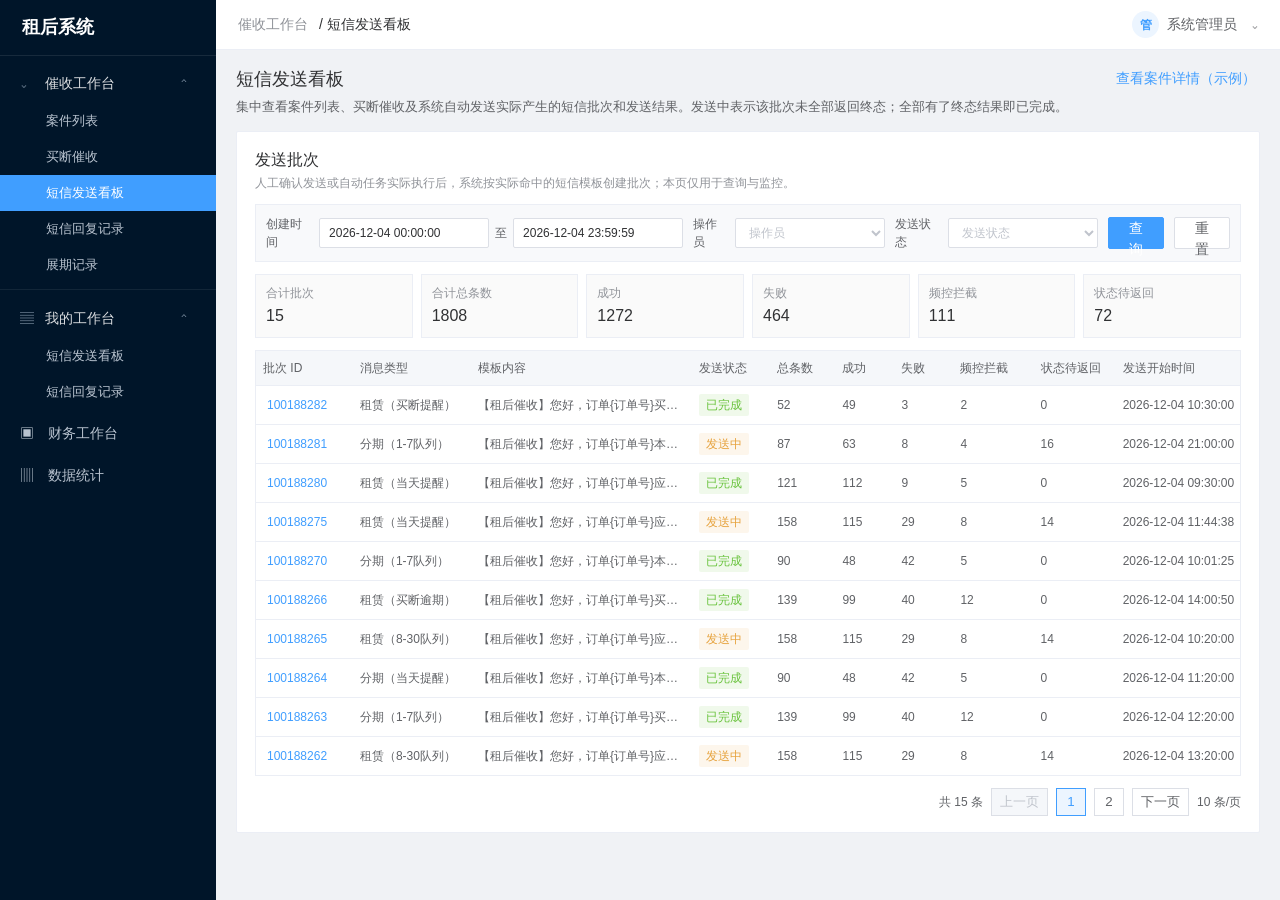
<file: index.html>
<!doctype html>
<html lang="zh-CN">
<head>
  <meta charset="utf-8">
  <meta name="viewport" content="width=device-width,initial-scale=1">
  <title>租后系统 · 短信发送看板</title>
  <style>
    :root{--nav:#001529;--blue:#409eff;--ink:#303133;--muted:#909399;--line:#ebeef5;--bg:#f0f2f5;--good:#67c23a;--warn:#e6a23c;--bad:#f56c6c}*{box-sizing:border-box}body{margin:0;min-width:1120px;background:var(--bg);color:var(--ink);font:14px/1.5 -apple-system,BlinkMacSystemFont,"Segoe UI","PingFang SC","Microsoft YaHei",sans-serif}.shell{display:flex;min-height:100vh}.sidebar{width:216px;background:var(--nav);color:#b9c4d0;flex:none}.brand{height:56px;padding:0 22px;display:flex;align-items:center;color:#fff;font-size:18px;font-weight:600;border-bottom:1px solid #ffffff17}.nav-group{padding:7px 0 2px}.nav-group+.nav-group{border-top:1px solid #ffffff12;margin-top:4px;padding-top:8px}.nav-parent,.nav-leaf,.nav-muted{display:flex;align-items:center;height:40px;padding:0 20px;gap:9px;white-space:nowrap}.nav-parent{color:#ffffffd9;font-weight:500}.nav-parent .nav-icon:last-child{margin-left:auto}.nav-leaf{padding-left:46px;height:36px;font-size:13px;cursor:pointer}.nav-leaf.current{background:var(--blue);color:#fff}.nav-muted{height:42px}.nav-icon{width:16px;color:#8ea1b4}.main{flex:1;min-width:0;overflow-x:auto}.topbar{height:50px;padding:0 22px;background:#fff;border-bottom:1px solid var(--line);display:flex;align-items:center;justify-content:space-between}.crumb{color:var(--muted)}.crumb b{margin-left:7px;color:var(--ink);font-weight:500}.user{display:flex;align-items:center;gap:8px;color:#606266}.avatar{display:grid;place-items:center;width:27px;height:27px;border-radius:50%;background:#ecf5ff;color:var(--blue);font-size:12px;font-weight:700}.content{max-width:none;padding:16px 20px 34px}.page-head{display:flex;justify-content:space-between;align-items:flex-start;margin-bottom:14px}.page-head h1{margin:0 0 4px;font-size:18px;font-weight:500}.page-head p{margin:0;color:#606266;font-size:13px}.actions{display:flex;gap:8px}.panel{margin-bottom:14px;padding:16px 18px;background:#fff;border:1px solid var(--line);border-radius:2px}.sync-panel{display:grid;grid-template-columns:auto 1fr auto;gap:14px;align-items:center}.sync-icon{display:grid;place-items:center;width:38px;height:38px;background:#ecf5ff;color:var(--blue);font-size:20px}.sync-copy b{display:block;font-weight:500}.sync-copy span,.hint{color:var(--muted);font-size:12px}.hint{margin-top:2px}.button{height:32px;padding:0 13px;border:1px solid #dcdfe6;border-radius:2px;background:#fff;color:#606266;font:inherit;cursor:pointer}.button.primary{border-color:var(--blue);background:var(--blue);color:#fff}.button.warn{border-color:#f3d19e;background:#fdf6ec;color:#e6a23c}.button:disabled{border-color:#e4e7ed;background:#f5f7fa;color:#c0c4cc;cursor:not-allowed}.title-row{display:flex;justify-content:space-between;align-items:center;margin-bottom:12px}.title-row h2,.records-title{margin:0;font-size:16px;font-weight:500}.table-wrap{overflow:auto}.table{width:100%;border-collapse:collapse;white-space:nowrap}.table th{padding:10px 12px;background:#f5f7fa;border-bottom:1px solid var(--line);text-align:left;color:#606266;font-size:13px;font-weight:500}.table td{padding:11px 12px;border-bottom:1px solid var(--line);color:#606266;vertical-align:middle}.table tr:last-child td{border-bottom:0}.sub{display:block;margin-top:2px;color:var(--muted);font-size:12px}.key{font-family:ui-monospace,SFMono-Regular,Menlo,monospace;color:#303133;font-size:12px}.tag{display:inline-flex;align-items:center;gap:4px;padding:2px 7px;border-radius:2px;font-size:12px;white-space:nowrap}.tag.green{background:#f0f9eb;color:var(--good)}.tag.blue{background:#ecf5ff;color:var(--blue)}.tag.gray{background:#f4f4f5;color:#909399}.tag.orange{background:#fdf6ec;color:var(--warn)}.tag.red{background:#fef0f0;color:var(--bad)}.dot{width:6px;height:6px;border-radius:50%;background:currentColor}.link{padding:2px 4px;border:0;background:none;color:var(--blue);font:inherit;cursor:pointer}.link.danger{color:var(--bad)}.records-note{margin:7px 0 12px;color:var(--muted);font-size:12px}.modal-backdrop{display:none;position:fixed;z-index:10;inset:0;align-items:center;justify-content:center;padding:24px;background:#00000073}.modal-backdrop.open{display:flex}.modal{width:min(860px,100%);max-height:92vh;overflow:auto;background:#fff;border-radius:2px;box-shadow:0 8px 28px #0004}.modal.wide{width:min(1040px,100%)}.modal-head{display:flex;align-items:center;justify-content:space-between;padding:15px 20px;border-bottom:1px solid var(--line)}.modal-head h2{margin:0;font-size:18px;font-weight:500}.close{width:30px;height:30px;border:0;border-radius:2px;background:#f4f4f5;color:#606266;font-size:19px;cursor:pointer}.modal-body{padding:17px 20px}.modal-foot{display:flex;justify-content:flex-end;gap:9px;padding:13px 20px;border-top:1px solid var(--line)}.form-grid{display:grid;grid-template-columns:1fr 1fr;gap:14px 16px}.field label{display:block;margin-bottom:6px;font-weight:500}.field label small{margin-left:4px;color:var(--muted);font-weight:400}.field.full{grid-column:1/-1}select,input,textarea{width:100%;height:34px;padding:0 9px;border:1px solid #dcdfe6;border-radius:2px;background:#fff;color:var(--ink);font:inherit}textarea{height:94px;padding:9px;resize:vertical}.radios{display:flex;align-items:center;gap:24px;height:34px}.radios label{display:inline-flex;align-items:center;gap:7px;margin:0;cursor:pointer;font-weight:400}.radios input[type=radio]{width:16px;height:16px;margin:0;padding:0;accent-color:var(--blue);flex:none}.preview,.summary-box{padding:12px;border:1px solid #d9ecff;background:#f5faff}.preview-head{display:flex;align-items:center;justify-content:space-between;gap:10px}.preview p{margin:8px 0;color:#606266}.preview dl{display:grid;grid-template-columns:90px 1fr;gap:4px;margin:0;font-size:13px}.preview dt{color:var(--muted)}.preview dd{margin:0}.helper,.constraint{margin-top:11px;padding:9px 10px;background:#f5f7fa;color:#606266;font-size:13px}.error{margin-top:11px;padding:9px 10px;background:#fef0f0;color:var(--bad);font-size:13px}.selection-strip{display:grid;grid-template-columns:repeat(3,1fr);gap:10px;margin:0 0 14px;padding:12px;background:#f5f7fa}.selection-strip span{display:block;color:var(--muted);font-size:12px}.selection-strip b{font-weight:500}.metric-grid{display:grid;grid-template-columns:repeat(4,1fr);gap:10px;margin-bottom:14px}.metric{padding:11px 12px;border:1px solid var(--line);background:#fff}.metric span{display:block;color:var(--muted);font-size:12px}.metric b{font-size:18px;font-weight:500}.metric .good-text{color:var(--good)}.upload-row{display:flex;gap:8px;align-items:center;margin-bottom:10px}.upload-row input[type=file]{height:32px;padding:4px}.file-note{font-size:12px;color:var(--muted)}.toast{position:fixed;z-index:20;top:64px;right:20px;padding:10px 14px;background:var(--good);color:#fff;box-shadow:0 4px 13px #0003;opacity:0;transform:translateY(-8px);pointer-events:none;transition:.2s}.toast.show{opacity:1;transform:translateY(0)}@media(max-width:900px){body{min-width:0}.sidebar{width:180px}.form-grid,.selection-strip,.metric-grid{grid-template-columns:1fr}.sync-panel{grid-template-columns:auto 1fr}.sync-panel .button{grid-column:1/-1;justify-self:start}.page-head{gap:12px;flex-direction:column}}
    .batch-layout{display:grid;grid-template-columns:calc(100vw - 256px) 286px;gap:32px;align-items:start;width:calc(100vw + 62px)}.batch-main{min-width:0}.batch-notes{padding:18px;background:#fff8e8;border:1px solid #eadfbd;border-radius:2px;color:#606266}.batch-notes h3{margin:0 0 14px;color:#5e5133;font-size:15px;font-weight:600}.batch-notes h5{margin:16px 0 5px;color:#6c5a31;font-size:12px;font-weight:600}.batch-notes p{margin:0;color:#685f4e;font-size:12px;line-height:1.75}.batch-table-wrap{overflow-x:auto;overflow-y:hidden;border:1px solid var(--line)}.batch-table{min-width:1180px;table-layout:fixed}.batch-table th,.batch-table td{padding:8px 7px}.batch-table th{font-size:12px}.batch-table td{font-size:12px}.batch-table .task-content{overflow:hidden;text-overflow:ellipsis}.filter-row{display:flex;gap:10px;align-items:center;margin-bottom:12px;padding:10px;background:#f8f9fb;border:1px solid var(--line)}.filter-row label{display:flex;align-items:center;gap:6px;color:#606266;font-size:12px}.filter-row input,.filter-row select{width:150px;height:30px}.filter-row .date{width:170px}.pagination{display:flex;align-items:center;justify-content:flex-end;gap:8px;margin-top:12px;color:#606266;font-size:12px}.pagination button{min-width:30px;height:28px;padding:0 8px;border:1px solid #dcdfe6;background:#fff;color:#606266;cursor:pointer}.pagination button.active{border-color:var(--blue);background:#ecf5ff;color:var(--blue)}.pagination button:disabled{color:#c0c4cc;background:#f5f7fa;cursor:not-allowed}.detail-summary{display:grid;grid-template-columns:1.15fr 1.15fr repeat(5,1fr);gap:10px;margin:0 0 14px}.detail-summary div{padding:11px 12px;border:1px solid var(--line);background:#fafafa}.detail-summary span{display:block;color:var(--muted);font-size:12px}.detail-summary b{font-size:16px;font-weight:500}.batch-filter-summary{display:grid;grid-template-columns:repeat(6,minmax(86px,1fr));gap:8px;margin:0 0 12px}.batch-filter-summary div{padding:9px 10px;border:1px solid var(--line);background:#fafafa}.batch-filter-summary span{display:block;color:var(--muted);font-size:12px}.batch-filter-summary b{display:block;margin-top:2px;color:#303133;font-size:16px;font-weight:500}@media(max-width:900px){.batch-layout{grid-template-columns:864px 286px;width:1182px}.batch-notes{position:static}.detail-summary{grid-template-columns:1fr 1fr}.batch-filter-summary{grid-template-columns:repeat(3,1fr)}}
    .filter-row select.placeholder{color:#c0c4cc}.filter-row select option{color:#303133}.select-clear{position:relative;display:inline-flex;width:150px;flex:none}.filter-row .select-clear select{width:100%;padding-right:31px}.clear-select{position:absolute;right:22px;top:50%;z-index:1;width:17px;height:17px;margin:0;padding:0;transform:translateY(-50%);border:1px solid #c0c4cc;border-radius:50%;background:#fff;color:#909399;font:14px/14px Arial;line-height:14px;cursor:pointer}.clear-select:hover{border-color:#909399;color:#606266}.clear-select[hidden]{display:none}.eye-toggle{width:34px;padding:0;font-size:16px;color:#606266}.eye-toggle.active{color:#409eff;border-color:#409eff;background:#ecf5ff}.case-info{display:flex;align-items:center;justify-content:space-between;min-height:170px}.case-label{color:#909399;font-size:13px}.case-info h2{margin:10px 0 8px;font-size:28px;font-weight:500}.case-info h2 em{margin-left:8px;color:#909399;font-size:14px;font-style:normal;font-weight:400}.case-info p{margin:0;color:#606266}#send-detail-view,#case-detail-view,#sms-reply-view{position:relative;width:calc(100vw + 62px);min-height:580px}#sms-reply-view{margin-left:20px}#send-detail-view>.page-head,#send-detail-view>.panel,#case-detail-view>.page-head,#case-detail-view>.panel,#sms-reply-view>.page-head,#sms-reply-view>.panel{width:calc(100vw - 256px)}.reply-filter{flex-wrap:wrap;align-items:center}.reply-filter label{flex:0 0 250px}.reply-filter label:first-child{flex:0 0 440px;white-space:nowrap;flex-wrap:nowrap}.reply-filter>button{flex:none}.reply-table{min-width:1050px}.right-notes{position:absolute;top:0;left:calc(100vw - 224px);width:286px;padding:18px;background:#fff8e8;border:1px solid #eadfbd;border-radius:2px;color:#685f4e}.right-notes h3{margin:0 0 14px;color:#5e5133;font-size:15px;font-weight:600}.right-notes section{margin-top:14px;padding:11px 12px;background:#fffdf7;border:1px solid #f0e5bf}.right-notes h5{margin:0 0 6px;color:#6c5a31;font-size:13px}.right-notes p{margin:0;font-size:12px;line-height:1.75}
    #case-detail-view{width:100%;min-height:0;margin:0}#case-detail-view>.case-reference{width:100%}#case-detail-notes{display:none!important}.case-reference{background:#fff;border:1px solid var(--line);color:#606266}.case-detail-tabs{display:flex;align-items:stretch;height:48px;padding:0 18px;background:#f7f8fa;border-bottom:1px solid var(--line)}.case-detail-tabs span{display:flex;align-items:center;padding:0 22px;color:#909399;cursor:default}.case-detail-tabs .active{margin-top:0;background:#fff;color:var(--blue);font-weight:600;border-top:2px solid var(--blue)}.case-block{padding:0 18px}.case-block-title,.case-info-row{display:flex;align-items:center;justify-content:space-between;min-height:54px;border-bottom:1px solid var(--line);color:#303133;font-weight:600}.case-fold{color:#909399;font-size:16px}.case-subtitle{padding-top:15px;color:#303133;font-size:14px;font-weight:600}.case-basic-grid{display:grid;grid-template-columns:1.2fr .72fr .62fr;gap:28px;min-height:178px;padding:25px 0 20px}.case-name{margin-bottom:22px;color:#606266;font-size:13px}.case-name strong{margin-right:12px;color:#4c4c4c;font-size:29px;font-weight:500}.case-name em{font-style:normal;color:#409eff}.case-name small{margin-left:14px;color:#606266;font-size:13px}.case-quality{display:inline-flex;margin-left:18px;padding:2px 7px;border:1px solid #b3d8ff;border-radius:3px;color:#409eff;font-size:12px}.case-basic-copy p,.case-phone-block p{margin:0 0 15px;font-size:13px}.case-phone-block{padding-top:78px}.case-phone-block label{display:inline-block;min-width:55px;color:#606266}.case-phone-block .phone-link{color:#409eff}.case-phone-block .button{height:25px;margin-left:5px;vertical-align:middle}.case-risk-summary{padding-top:2px;color:#303133;font-size:17px;line-height:1.55}.case-risk-summary div{margin-bottom:1px}.case-risk-summary .today-counts{margin-top:22px;font-size:18px}.case-risk-summary .today-counts span{color:#303133}.case-risk-summary .today-counts b{font-weight:400}.case-info-row{min-height:54px}.case-table-title{display:flex;align-items:center;justify-content:space-between;padding:23px 0 9px;color:#303133;font-weight:600}.case-table-title .link{font-size:13px}.case-reference .table-wrap{border:1px solid #ebeef5}.case-reference .table th{padding:8px 10px;background:#fafafa;font-size:12px}.case-reference .table td{padding:8px 10px;font-size:12px}.case-empty{height:54px;text-align:center;color:#909399}.case-footer{display:flex;justify-content:center;gap:10px;padding:22px;border-top:1px solid var(--line);margin-top:24px}.case-footer .button{min-width:94px}
    .case-basic-grid{grid-template-columns:1.2fr .72fr;min-height:150px;padding-bottom:14px}.case-risk-title{display:flex;align-items:center;justify-content:space-between;margin-top:3px;padding:15px 0 9px;border-top:1px solid var(--line)}.case-risk-title .tag{font-weight:400}.case-risk-touch-list th,.case-risk-touch-list td{text-align:left}.case-risk-touch-list td{height:64px;color:#303133}.case-risk-touch-list b{margin-right:3px;font-size:20px;font-weight:600}.case-risk-touch-list small{color:#909399;font-size:12px}.case-risk-touch-list em{display:block;margin-top:3px;color:#909399;font-size:12px;font-style:normal}.case-risk-touch-list .contact-value{color:#303133}.case-risk-touch-list .contact-value small{color:#606266}
    /* 发布版隐藏右侧备注，页面主体使用完整可视区域。 */
    .batch-layout{display:block;width:100%}.batch-notes,.right-notes{display:none!important}#send-detail-view,#sms-reply-view{width:100%;margin-left:0}#send-detail-view>.page-head,#send-detail-view>.panel,#sms-reply-view>.page-head,#sms-reply-view>.panel{width:100%}
  </style>
  <style>
    #send-detail-view .message-content{max-width:320px;overflow:hidden;text-overflow:ellipsis;white-space:nowrap}
  </style>
</head>
<body>
  <div class="shell">
    <aside class="sidebar" aria-label="租后系统导航">
      <div class="brand">租后系统</div>
      <div id="management-workspace-nav" class="nav-group"><div class="nav-parent"><span class="nav-icon">⌄</span>催收工作台<span class="nav-icon">⌃</span></div><div id="case-nav" class="nav-leaf" onclick="openWorkspacePage('management','case')">案件列表</div><div class="nav-leaf">买断催收</div><div id="management-batch-nav" class="nav-leaf workspace-menu current" onclick="openWorkspacePage('management','batch')">短信发送看板</div><div id="management-reply-nav" class="nav-leaf workspace-menu" onclick="openWorkspacePage('management','reply')">短信回复记录</div><div class="nav-leaf">展期记录</div></div>
      <div id="personal-workspace-nav" class="nav-group"><div class="nav-parent"><span class="nav-icon">▤</span>我的工作台<span class="nav-icon">⌃</span></div><div id="personal-batch-nav" class="nav-leaf workspace-menu" onclick="openWorkspacePage('personal','batch')">短信发送看板</div><div id="personal-reply-nav" class="nav-leaf workspace-menu" onclick="openWorkspacePage('personal','reply')">短信回复记录</div></div>
      <div class="nav-muted">▣　财务工作台</div><div class="nav-muted">▥　数据统计</div>
    </aside>
    <main class="main"><header class="topbar"><div id="breadcrumb" class="crumb">催收工作台 <b>/ 短信发送看板</b></div><div id="viewer-name" class="user"><div class="avatar">管</div>系统管理员　⌄</div></header>
      <div class="content">
        <section id="batch-send-view" aria-label="短信发送看板">
          <div class="batch-layout"><div class="batch-main">
            <div class="page-head"><div><h1>短信发送看板</h1><p>集中查看案件列表、买断催收及系统自动发送实际产生的短信批次和发送结果。发送中表示该批次未全部返回终态；全部有了终态结果即已完成。</p></div><div class="actions"><button class="link" onclick="showCaseDetail()">查看案件详情（示例）</button></div></div>
            <section class="panel"><div class="title-row"><div><h2>发送批次</h2><div class="hint">人工确认发送或自动任务实际执行后，系统按实际命中的短信模板创建批次；本页仅用于查询与监控。</div></div></div>
              <div class="filter-row"><label>创建时间 <input id="batch-start-date" class="date" type="text" aria-label="开始时间"> 至 <input id="batch-end-date" class="date" type="text" aria-label="结束时间"></label><label>操作员 <select id="batch-creator-filter" class="placeholder" aria-label="操作员筛选" onchange="toggleFilterPlaceholder(this)"><option value="" selected disabled>操作员</option><option value="system">系统自动</option><option value="6001">系统管理员</option><option value="6003">陆小</option><option value="6005">陈静</option><option value="7001">李外勤</option></select></label><label>发送状态 <select id="batch-status-filter" class="placeholder" aria-label="发送状态筛选" onchange="toggleFilterPlaceholder(this)"><option value="" selected disabled>发送状态</option><option value="发送中">发送中</option><option value="已完成">已完成</option></select></label><button class="button primary" onclick="queryBatchRecords()">查询</button><button class="button" onclick="resetBatchFilters()">重置</button></div><div id="batch-filter-summary" class="batch-filter-summary"></div>
              <div class="batch-table-wrap"><table class="table batch-table"><colgroup class="batch-columns"><col style="width:92px"><col style="width:112px"><col style="width:210px"><col style="width:74px"><col style="width:62px"><col style="width:56px"><col style="width:56px"><col style="width:76px"><col style="width:78px"><col style="width:142px"><col style="width:58px"><col style="width:104px"></colgroup><thead><tr><th>批次 ID</th><th>消息类型</th><th>模板内容</th><th>发送状态</th><th>总条数</th><th>成功</th><th>失败</th><th>频控拦截</th><th>状态待返回</th><th>发送开始时间</th><th>操作员</th><th>操作</th></tr></thead><tbody id="batch-record-rows"></tbody></table></div><div id="batch-pagination" class="pagination"></div>
            </section>
          </div><aside class="batch-notes"><h3>备注说明</h3><h5>权限与查询说明</h5><p>1. 默认查询时间为今天。<br>2. 操作员仅可查看本人创建的批次；管理角色可查看全部人工与系统自动批次，并按操作员筛选。<br>3. 系统自动批次的操作员固定展示“系统自动”，仅催收工作台管理角色可见。</p><h5>自动发送归批</h5><p>1. 自动任务每次实际执行时，按“自动任务 + 实际命中的短信模板 + 执行时间”生成批次。<br>2. 同一次任务命中多个模板时按模板分别生成批次；无符合条件订单时不生成空批次。<br>3. 自动发送与人工发送共用高优先级通道、短信中心频控、回执和发送明细口径。<br>4. 现有示例：T-5/T-3/T-1 账单提醒（09:30）、T0 到期提醒（08:00）、T-20 买断提醒（10:30）、T0 晚班提醒（21:00）。</p><h5>发送状态口径</h5><p>1. 发送中：该批次已进入短信中心的明细未全部返回终态。<br>2. 已完成：已进入短信中心的明细全部有了终态结果；成功或失败均可完成。<br>3. 频控拦截由短信中心统一执行并返回，属于终态结果，不作为等待终态的条件。</p><h5>消息类型与模板</h5><p>1. 账单催收可选：当天提醒、1-7队列、8-30队列。<br>2. 买断催收可选：买断提醒、买断逾期；仅租赁业务展示。<br>3. 分期不展示买断类型；选择业务、发送类型和消息类型后，仅可选对应阶段已绑定的模板。</p><h5>列表区说明</h5><p>1. 批次由案件列表、买断催收等原有发送功能及系统自动任务实际发送后生成。<br>2. 消息类型按“租赁/分期（业务阶段）”展示，例如“租赁（当天提醒）”。<br>3. 频控拦截条数为短信中心按统一频控规则返回的拦截订单数。</p><h5>失败重发</h5><p>1. 仅对终态失败明细发起重发；成功、状态待返回及频控拦截不参与。<br>2. 重发沿用原短信内容并重新校验案件归属、黑名单/禁发和通道可用性；频控由短信中心统一判断。<br>3. 原失败原因和重发操作记录保留，用于审计追溯。</p><h5>发送情况明细</h5><p>点击“查看明细”可按批次查看逐条发送结果；客户手机号仅展示脱敏信息。</p></aside></div>
        </section>
        <section id="send-detail-view" aria-label="发送情况明细" hidden><div class="page-head"><div><h1>发送情况明细</h1><p id="detail-page-subtitle">查看指定短信批次下每条记录的发送结果。</p></div><div class="actions"><button id="sensitive-phone-toggle" class="button eye-toggle" onclick="togglePhoneVisibility()" aria-label="查看完整手机号" title="查看完整手机号">👁</button><button class="button" onclick="showPage('batch')">返回短信发送看板</button></div></div><section class="panel"><div id="send-detail-summary" class="detail-summary"></div><div class="filter-row"><label>发送结果 <select id="detail-status-filter" class="placeholder" onchange="toggleFilterPlaceholder(this);resetDetailPage()"><option value="" selected disabled>发送结果</option><option value="成功">成功</option><option value="失败">失败</option><option value="频控拦截">频控拦截</option><option value="状态待返回">状态待返回</option></select></label><label>手机号 <input id="detail-phone-filter" type="text" placeholder="请输入手机号"></label><label>客户姓名 <input id="detail-customer-filter" type="text" placeholder="请输入客户姓名"></label><button class="button primary" onclick="querySendDetails()">查询</button><button class="button" onclick="resetSendDetails()">重置</button></div><div class="table-wrap"><table class="table"><thead><tr><th>手机号</th><th>客户姓名</th><th>订单号</th><th>消息内容</th><th>发送结果</th><th>失败/拦截原因</th><th>发送时间</th><th>触达时间</th></tr></thead><tbody id="send-detail-rows"></tbody></table></div><div id="detail-pagination" class="pagination"></div></section></section>
        <section id="case-detail-view" aria-label="案件详情" hidden>
          <div id="case-detail-reference" class="case-reference">
            <div class="case-detail-tabs"><span class="active">作业详情</span><span>订单详情</span><span>催收记录</span><span>短信记录</span></div>
            <section class="case-block">
              <div class="case-block-title"><span>客户信息</span><span class="case-fold">⌄</span></div>
              <div class="case-subtitle">基本信息</div>
              <div class="case-basic-grid"><div class="case-basic-copy"><div class="case-name"><strong>张仲仪</strong><em>（男）</em><small>33 岁　贵州省毕节市七星关区</small><span class="case-quality">非优质</span></div><p>企微客服（信审）　苏晴｜青年优品02</p><p>个微/企微（贷后）　--　✎</p></div><div class="case-phone-block"><p><label>手机号</label><span id="case-phone-value" class="phone-link">159****9890</span><button id="case-sensitive-phone-toggle" class="button eye-toggle" onclick="toggleCasePhoneVisibility()" aria-label="查看完整手机号" title="查看完整手机号">👁</button></p><p><label>目前使用手机号</label>--　✎</p></div></div>
              <div class="case-subtitle case-risk-title">风险与触达</div>
              <div class="table-wrap"><table class="table case-risk-touch-list"><thead><tr><th>出域投诉</th><th>投诉预警</th><th>售后工单</th><th>今日短信</th><th>今日成功外呼</th></tr></thead><tbody id="case-risk-touch-row"></tbody></table></div>
              <div class="case-info-row"><span>收货地址</span><span class="case-fold">›</span></div>
              <div class="case-table-title"><span>催记备注记录</span><button class="link">更新数据</button></div>
              <div class="table-wrap"><table class="table"><thead><tr><th>备注环节</th><th>类型标签</th><th>备注内容</th><th>备注人</th><th>备注时间</th><th>操作</th></tr></thead><tbody><tr><td>逾期催收</td><td>///约定还款</td><td>又一点</td><td>王璐腾</td><td>2025-04-14 12:31:33</td><td><button class="link">取消置顶</button></td></tr><tr><td>当日催收</td><td>无/设置通话///</td><td>—</td><td>陆小勇</td><td>2026-08-28 09:29:02</td><td><button class="link danger">置顶</button></td></tr><tr><td>逾期催收</td><td>-设置通话///</td><td>—</td><td>王璐腾</td><td>2025-04-14 11:30:00</td><td><button class="link danger">置顶</button></td></tr></tbody></table></div>
              <div class="case-table-title"><span>需催订单列表</span><button class="link">更新数据</button></div>
              <div class="table-wrap"><table class="table case-order-table"><thead><tr><th>订单编号</th><th>订单状态</th><th>业务模式</th><th>当前期数</th><th>当前逾期天数</th><th>应还日期</th><th>应还金额</th><th>操作</th></tr></thead><tbody><tr><td><span class="key">25112915134385177252</span></td><td>还款中</td><td>租赁</td><td>9</td><td>0</td><td>2026-09-02</td><td>6,849.32</td><td><button id="case-order-sms-send" class="link" onclick="openCaseOrderSmsSend('25112915134385177252')">短信发送</button></td></tr><tr><td><span class="key">24120917050168884983</span></td><td>已结清</td><td>租赁</td><td>6</td><td>0</td><td>2025-06-13</td><td>982.63</td><td><button class="link" onclick="openCaseOrderSmsSend('24120917050168884983')">短信发送</button></td></tr></tbody></table></div>
              <div class="case-table-title"><span>客户回复</span><span class="case-fold">⌄</span></div>
              <div class="table-wrap"><table class="table"><thead><tr><th>序号</th><th>手机号</th><th>回复内容</th><th>回复时间</th></tr></thead><tbody><tr><td colspan="4" class="case-empty">暂无客户回复</td></tr></tbody></table></div>
            </section>
            <div class="case-footer"><button class="button" onclick="showPage('batch')">返回看板</button><button class="button primary">做催记</button><button class="button">下一个案件</button></div>
          </div>
        </section>
      </div>
      <section id="sms-reply-view" aria-label="短信回复记录" hidden><div class="page-head"><div><h1>短信回复记录</h1><p>集中查看客户对催收短信的回复内容。</p></div><div class="actions"><button id="reply-sensitive-phone-toggle" class="button eye-toggle" onclick="toggleReplyPhoneVisibility()" aria-label="查看完整手机号" title="查看完整手机号">👁</button></div></div><section class="panel"><div class="filter-row reply-filter"><label>回复时间 <input id="reply-start-date" class="date" type="text" aria-label="回复开始时间"> 至 <input id="reply-end-date" class="date" type="text" aria-label="回复结束时间"></label><label>操作员 <select id="reply-creator-filter" class="placeholder" aria-label="操作员筛选" onchange="toggleFilterPlaceholder(this);resetSmsReplyPage()"><option value="" selected disabled>操作员</option><option value="system">系统自动</option><option value="6001">系统管理员</option><option value="6003">陆小</option><option value="6005">陈静</option><option value="7001">李外勤</option></select></label><label>手机号 <input id="reply-phone-filter" type="text" placeholder="请输入手机号"></label><label>客户姓名 <input id="reply-customer-filter" type="text" placeholder="请输入客户姓名"></label><button class="button primary" onclick="querySmsReplies()">查询</button><button class="button" onclick="resetSmsReplies()">重置</button></div><div class="table-wrap"><table class="table reply-table"><thead><tr><th>回复时间</th><th>手机号</th><th>客户姓名</th><th>回复内容</th></tr></thead><tbody id="sms-reply-rows"></tbody></table></div><div id="sms-reply-pagination" class="pagination"></div></section></section>
      <aside id="sms-reply-notes" class="right-notes" hidden><h3>备注说明</h3><section><h5>回复归属规则</h5><p>1. 仅记录客户对已发送催收短信的有效回复。<br>2. 回复按手机号关联客户与订单，并记录对应的发送批次。<br>3. 无法匹配客户或订单的回复进入异常队列，由运营人工处理。</p></section><section><h5>隐私与展示</h5><p>手机号默认脱敏；完整手机号展示遵循敏感信息权限控制。客户姓名展示全名，不做截断或脱敏。回复内容仅用于催收跟进和审计，不得用于营销触达。</p></section><section><h5>筛选匹配规则</h5><p>手机号、客户姓名：精确匹配。<br>不提供回复内容查询条件。</p></section><section><h5>权限与查询</h5><p>1. 催收工作台可查看全部回复，并按操作员筛选。<br>2. 我的工作台仅查看本人发送批次关联的回复，操作员默认本人且不可变更。<br>3. 支持回复时间、手机号、客户姓名组合筛选；列表按回复时间倒序展示。</p></section></aside>
      <aside id="detail-notes" class="right-notes" hidden><h3>备注说明</h3><section><h5>权限与脱敏说明</h5><p>1. 手机号默认脱敏展示。<br>2. 仅拥有敏感信息权限的用户可点击页面右上角小眼睛查看完整手机号。<br>3. 查看权限由服务端按登录用户实时校验，前端仅控制展示。</p></section><section><h5>短信中心状态映射</h5><p>已送达 → 成功。<br>发送三方成功、发送中 → 状态待返回。<br>发送三方失败、未送达 → 失败。<br>频控拦截 → 短信中心统一频控返回的终态结果。</p></section><section><h5>频控规则</h5><p>短信条数限制与频控判定由短信中心统一执行；催收系统不做短信额度、预占或本地频控拦截，仅展示短信中心返回的频控结果与原因。</p></section><section><h5>明细筛选规则</h5><p>手机号、客户姓名：精确匹配。</p></section><section><h5>筛选与结果口径</h5><p>1. 发送结果按租后业务状态筛选：成功、失败、频控拦截、状态待返回。<br>2. 状态待返回表示未收到最终送达结果。<br>3. 明细中的原始短信中心状态用于审计追溯。</p></section><section><h5>追溯规则</h5><p>明细仅展示当前批次的逐条发送结果；失败重发不覆盖原始失败原因，便于全链路审计追溯。</p></section></aside>
      <aside id="case-detail-notes" class="right-notes" hidden><h3>备注说明</h3><section><h5>今日触达统计规则</h5><p>1. 今日短信、今日外呼均按客户 ID 在自然日内累计。<br>2. 同一客户存在多个手机号时合并计数。<br>3. 今日短信仅用于展示当日触达情况；短信条数限制由短信中心统一控制。</p></section><section><h5>详情页手工短信发送</h5><p>1. 在案件详情页手工点击“短信发送”并确认后，按当前订单和实际选择的模板立即创建 1 条短信批次。<br>2. 每个订单的每次手工确认发送均独立归批，批次来源记录为“案件详情页手工短信发送”。<br>3. 批次操作员为当前登录操作员；发送明细、回执、频控拦截和失败重发与案件列表发送口径一致。<br>4. 频控由短信中心统一判断，催收系统展示其返回的拦截结果与原因。</p></section><section><h5>展示位置</h5><p>基本信息下方新增“风险与触达”信息列表，展示风险指标、今日短信与今日成功外呼；沿用详情页表格样式，不再在基本信息右侧展示独立卡片。</p></section></aside>
    </main>
  </div>

  <div id="binding-modal" class="modal-backdrop" role="dialog" aria-modal="true" aria-labelledby="binding-title"><div class="modal"><div class="modal-head"><h2 id="binding-title">新增模板绑定</h2><button class="close" aria-label="关闭" onclick="closeModal('binding-modal')">×</button></div><div class="modal-body"><div class="form-grid"><div class="field"><label for="binding-order">订单类型</label><select id="binding-order" onchange="applyBinding()"></select></div><div class="field"><label for="binding-send-type">发送类型</label><select id="binding-send-type" onchange="applyBinding()"></select></div><div class="field"><label for="binding-message">消息类型</label><select id="binding-message" onchange="applyBinding()"></select></div><div class="field"><label for="binding-template">模板 Key <small>未绑定模板：基建中心已拉取、启用且未加入当前消息类型</small></label><select id="binding-template" onchange="selectBindingTemplate()"></select></div><div class="field full"><label>只读模板预览</label><div id="binding-preview" class="preview"></div></div></div><div id="binding-error" class="error" hidden></div><div class="helper">新增后会增加一条消息模板下拉枚举项；删除绑定只移除当前枚举项，不影响基建中心模板、其它消息类型绑定或历史发送记录。</div></div><div class="modal-foot"><button class="button" onclick="closeModal('binding-modal')">取消</button><button class="button primary" onclick="saveBinding()">保存绑定</button></div></div></div>

  <div id="delete-binding-modal" class="modal-backdrop" role="dialog" aria-modal="true" aria-labelledby="delete-binding-title"><div class="modal" style="width:min(480px,100%)"><div class="modal-head"><h2 id="delete-binding-title">确认删除绑定</h2><button class="close" aria-label="关闭" onclick="closeModal('delete-binding-modal')">×</button></div><div class="modal-body"><p id="delete-binding-copy" style="margin:0;color:#606266">确认删除该模板绑定吗？</p><div class="helper">删除后，该模板将不再出现在当前消息类型的“消息模板”下拉中；不会删除基建中心模板，也不会影响历史发送和批次记录。</div></div><div class="modal-foot"><button class="button" onclick="closeModal('delete-binding-modal')">取消</button><button class="button primary" style="border-color:#f56c6c;background:#f56c6c" onclick="confirmDeleteBinding()">确认删除</button></div></div></div>

  <div id="manual-send-modal" class="modal-backdrop" role="dialog" aria-modal="true" aria-labelledby="manual-title"><div class="modal wide"><div class="modal-head"><h2 id="manual-title">案件列表-手工发送短信</h2><button class="close" aria-label="关闭" onclick="closeModal('manual-send-modal')">×</button></div><div class="modal-body"><div class="selection-strip"><div><span>已选案件</span><b>2 个案件</b></div><div><span>发送方式</span><b>原案件列表手工发送</b></div><div><span>发送通道</span><b>催收高优先级</b></div></div><div class="form-grid"><div class="field"><label>订单类型</label><select id="manual-order" onchange="refreshManualTemplates()"></select></div><div class="field"><label>发送类型</label><select id="manual-send-type" onchange="refreshManualTemplates()"></select></div><div class="field"><label>消息类型</label><select id="manual-message" onchange="refreshManualTemplates()"></select></div><div class="field"><label>消息模板 <small>展示当前已绑定模板</small></label><select id="manual-template" onchange="renderManualPreview()"></select></div><div class="field full"><label>模板预览与客户触达次数</label><div id="manual-preview" class="preview"></div></div></div><div id="manual-error" class="error" hidden></div><div class="constraint">发送前按客户 ID 重新校验短信剩余次数；自动、手工和批量上传催收短信共享计数，营销/通知短信不计入。</div></div><div class="modal-foot"><button class="button" onclick="closeModal('manual-send-modal')">取消</button><button id="manual-submit" class="button primary" onclick="submitManualSend()">确认发送</button></div></div></div>

  <div id="batch-upload-modal" class="modal-backdrop" role="dialog" aria-modal="true" aria-labelledby="batch-title"><div class="modal wide"><div class="modal-head"><h2 id="batch-title">新建发送批次</h2><button class="close" aria-label="关闭" onclick="closeModal('batch-upload-modal')">×</button></div><div class="modal-body"><div class="selection-strip"><div><span>批次状态</span><b id="batch-status">待上传</b></div><div><span>发送通道</span><b>催收高优先级</b></div><div><span>频控规则</span><b>客户 ID / 自然日</b></div></div><div class="form-grid"><div class="field full"><label for="batch-task-name">任务名称</label><input id="batch-task-name" maxlength="50" placeholder="请输入任务名称"></div><div class="field"><label>订单类型</label><select id="batch-order" onchange="refreshBatchTemplates()"></select></div><div class="field"><label>发送类型</label><select id="batch-send-type" onchange="refreshBatchTemplates()"></select></div><div class="field"><label>消息类型</label><select id="batch-message" onchange="refreshBatchTemplates()"></select></div><div class="field"><label>消息模板</label><select id="batch-template" onchange="renderBatchTemplateHint()"></select></div><div class="field full"><label>内容预览</label><div id="batch-content-preview" class="preview"></div></div><div class="field full"><label>导入号码及变量</label><div class="upload-row"><button class="button" onclick="downloadUploadTemplate()">下载模板</button><input id="batch-file" type="file" accept=".csv,text/csv" onchange="readBatchFile(event)"></div><div class="helper">1. 文件导入仅支持 xlsx 格式；原型中使用 CSV 演示同样列结构。2. 系统单次最大支持 3 万个号码导入。3. 切换短信模板会清除已导入文件，需重新导入。</div><div id="batch-template-hint" class="file-note"></div></div><div class="field full"><label>上传结果预览</label><div id="batch-preview" class="summary-box">请先选择模板并导入号码文件。</div></div><div class="field"><label>发送方式</label><div class="radios"><label><input type="radio" name="batch-send-mode" value="立即发送" checked onchange="setBatchSendMode('立即发送')">立即发送</label><label><input type="radio" name="batch-send-mode" value="定时发送" onchange="setBatchSendMode('定时发送')">定时发送</label></div></div><div class="field"><label for="batch-schedule">定时时间 <small>仅定时发送需要</small></label><input id="batch-schedule" type="datetime-local" disabled></div></div><div id="batch-error" class="error" hidden></div><div class="constraint">下载模板会自动追加所选模板的变量列。上传后校验手机号、模板变量、客户 ID 匹配及当日催收短信上限，仅可发送行会进入批次。</div></div><div class="modal-foot"><button class="button" onclick="closeModal('batch-upload-modal')">取消</button><button id="batch-submit" class="button primary" onclick="submitBatch()" disabled>确定</button></div></div></div>

  <div id="toast" class="toast" role="status" aria-live="polite"></div>

  <div id="case-order-sms-modal" class="modal-backdrop" role="dialog" aria-modal="true" aria-labelledby="case-order-sms-title"><div class="modal"><div class="modal-head"><h2 id="case-order-sms-title">案件详情-短信发送</h2><button class="close" aria-label="关闭" onclick="closeModal('case-order-sms-modal')">×</button></div><div class="modal-body"><div class="selection-strip"><div><span>订单编号</span><b id="case-order-sms-order-no"></b></div><div><span>发送来源</span><b>案件详情需催订单</b></div><div><span>发送通道</span><b>催收高优先级</b></div></div><div class="form-grid"><div class="field"><label for="case-order-sms-message">消息类型</label><select id="case-order-sms-message" onchange="refreshCaseOrderSmsTemplates()"></select></div><div class="field"><label for="case-order-sms-template">消息模板</label><select id="case-order-sms-template" onchange="renderCaseOrderSmsPreview()"></select></div><div class="field full"><label>模板预览与频控校验</label><div id="case-order-sms-preview" class="preview"></div></div></div><div id="case-order-sms-error" class="error" hidden></div><div class="constraint">确认发送后立即创建 1 条短信批次，并进入催收高优先级通道；批次、明细、回执与失败重发均按现有规则处理。</div></div><div class="modal-foot"><button class="button" onclick="closeModal('case-order-sms-modal')">取消</button><button id="case-order-sms-submit" class="button primary" onclick="submitCaseOrderSmsSend()">确认发送</button></div></div></div>

  <script>
    const infrastructureTemplates = [
      {templateKey:'RENT_BILL_REMINDER',name:'租赁当天提醒',content:'您好，订单{订单号}应还{应还金额}，请于今日及时处理。',variables:['订单号','应还金额'],version:'v3.2',channels:'阿里云短信 / 腾讯云短信',feeDefinition:'租后',smsType:'催收',enabled:true,updatedAt:'2026-08-27 09:20'},
      {templateKey:'RENT_BILL_DUE',name:'租赁1-7队列提醒',content:'您好，订单{订单号}已逾期1-7天，应还{应还金额}，请尽快处理。',variables:['订单号','应还金额'],version:'v2.1',channels:'阿里云短信 / 腾讯云短信',feeDefinition:'租后',smsType:'催收',enabled:true,updatedAt:'2026-08-27 09:18'},
      {templateKey:'RENT_BILL_OVERDUE',name:'租赁8-30队列提醒',content:'您好，订单{订单号}已逾期8-30天，应还{应还金额}，请尽快处理。',variables:['订单号','应还金额'],version:'v4.0',channels:'阿里云短信 / 腾讯云短信',feeDefinition:'租后',smsType:'催收',enabled:true,updatedAt:'2026-08-27 09:15'},
      {templateKey:'RENT_BUYOUT_OVERDUE',name:'租赁买断逾期提醒',content:'您好，订单{订单号}买断金额{买断金额}已逾期，请尽快支付。',variables:['订单号','买断金额'],version:'v1.6',channels:'阿里云短信 / 腾讯云短信',feeDefinition:'租后',smsType:'催收',enabled:true,updatedAt:'2026-08-27 09:10'},
      {templateKey:'BUYOUT_UNPAID_REMINDER',name:'租赁买断提醒',content:'您好，订单{订单号}买断金额{买断金额}待支付，请及时处理。',variables:['订单号','买断金额'],version:'v2.0',channels:'阿里云短信 / 腾讯云短信',feeDefinition:'租后',smsType:'催收',enabled:true,updatedAt:'2026-08-27 09:09'},
      {templateKey:'BUYOUT_LEGAL_NOTICE',name:'租赁买断逾期法律提醒',content:'您好，订单{订单号}买断金额{买断金额}已逾期，请关注后续法律程序。',variables:['订单号','买断金额'],version:'v1.4',channels:'阿里云短信 / 腾讯云短信',feeDefinition:'租后',smsType:'催收',enabled:true,updatedAt:'2026-08-27 09:08'},
      {templateKey:'BUYOUT_LITIGATION_NOTICE',name:'人工-买断长期逾期诉讼告知',content:'您好，订单{订单号}买断金额{买断金额}长期逾期，可能进入诉讼程序。',variables:['订单号','买断金额'],version:'v1.2',channels:'阿里云短信 / 腾讯云短信',feeDefinition:'租后',smsType:'催收',enabled:true,updatedAt:'2026-08-27 09:07'},
      {templateKey:'BUYOUT_LAWSUIT_MATERIAL',name:'人工-买断逾期起诉材料提醒',content:'您好，订单{订单号}买断金额{买断金额}逾期，请留意材料补充通知。',variables:['订单号','买断金额'],version:'v1.1',channels:'阿里云短信 / 腾讯云短信',feeDefinition:'租后',smsType:'催收',enabled:true,updatedAt:'2026-08-27 09:06'},
      {templateKey:'INSTALLMENT_BILL_REMINDER',name:'分期当天提醒',content:'您好，订单{订单号}本期应还{应还金额}，请于今日及时处理。',variables:['订单号','应还金额'],version:'v1.3',channels:'阿里云短信 / 腾讯云短信',feeDefinition:'租后',smsType:'催收',enabled:true,updatedAt:'2026-08-27 09:06'},
      {templateKey:'RETURN_COMPENSATION_PAYMENT_REMINDER',name:'分期1-7队列提醒',content:'您好，订单{订单号}已逾期1-7天，应还{应还金额}，请尽快处理。',variables:['订单号','应还金额'],version:'v2.0',channels:'阿里云短信 / 腾讯云短信',feeDefinition:'租后',smsType:'催收',enabled:true,updatedAt:'2026-08-27 09:02'},
      {templateKey:'INSTALLMENT_QUEUE_8_30',name:'分期8-30队列提醒',content:'您好，订单{订单号}已逾期8-30天，应还{应还金额}，请尽快处理。',variables:['订单号','应还金额'],version:'v1.0',channels:'阿里云短信 / 腾讯云短信',feeDefinition:'租后',smsType:'催收',enabled:true,updatedAt:'2026-08-27 09:01'},
      {templateKey:'MARKETING_COUPON',name:'营销优惠券',content:'优惠券提醒',variables:[],version:'v1.0',channels:'阿里云短信 / 腾讯云短信',feeDefinition:'租前',smsType:'营销',enabled:true,updatedAt:'2026-08-27 09:00'}
    ];
    const bindingMatrix={'租赁':{'账单短信':['当天提醒','1-7队列','8-30队列'],'买断短信':['买断提醒','买断逾期']},'分期':{'账单短信':['当天提醒','1-7队列','8-30队列']}};
    let bindings=[
      {id:1,orderType:'租赁',sendType:'账单短信',messageType:'当天提醒',templateKey:'RENT_BILL_REMINDER',enabled:true},
      {id:2,orderType:'租赁',sendType:'账单短信',messageType:'1-7队列',templateKey:'RENT_BILL_DUE',enabled:true},
      {id:3,orderType:'租赁',sendType:'账单短信',messageType:'8-30队列',templateKey:'RENT_BILL_OVERDUE',enabled:true},
      {id:4,orderType:'租赁',sendType:'买断短信',messageType:'买断提醒',templateKey:'BUYOUT_UNPAID_REMINDER',enabled:true},
      {id:5,orderType:'租赁',sendType:'买断短信',messageType:'买断逾期',templateKey:'RENT_BUYOUT_OVERDUE',enabled:true},
      {id:6,orderType:'租赁',sendType:'买断短信',messageType:'买断逾期',templateKey:'BUYOUT_LEGAL_NOTICE',enabled:true},
      {id:7,orderType:'分期',sendType:'账单短信',messageType:'当天提醒',templateKey:'INSTALLMENT_BILL_REMINDER',enabled:true},
      {id:8,orderType:'分期',sendType:'账单短信',messageType:'1-7队列',templateKey:'RETURN_COMPENSATION_PAYMENT_REMINDER',enabled:true},
      {id:9,orderType:'分期',sendType:'账单短信',messageType:'8-30队列',templateKey:'INSTALLMENT_QUEUE_8_30',enabled:true}
    ];
    const customers={'13800005201':{id:'CUST-1001',name:'陈*',sms:2,smsPending:0,calls:1,callsPending:0},'13900003610':{id:'CUST-1002',name:'王*',sms:3,smsPending:0,calls:0,callsPending:0},'18600007782':{id:'CUST-1003',name:'刘*',sms:0,smsPending:0,calls:2,callsPending:0}};
    const frequencyConfig={callDailyLimit:3};
    const bindingState={orderType:'租赁',sendType:'账单短信',messageType:'当天提醒',templateKey:'RENT_BILL_REMINDER'};
    const manualState={orderType:'租赁',sendType:'账单短信',messageType:'当天提醒',templateKey:''};
    const caseOrderSmsState={orderNo:'',customerId:'CUST-1001',messageType:'当天提醒',templateKey:'RENT_BILL_REMINDER'};
    const batchState={orderType:'租赁',sendType:'账单短信',messageType:'当天提醒',templateKey:'',rows:[],sendMode:'立即发送'};
    const workspaceContexts={management:{title:'催收工作台',viewer:{id:'6001',name:'系统管理员',role:'管理员',sensitivePhonePermission:true}},personal:{title:'我的工作台',viewer:{id:'6005',name:'陈静',role:'内部操作员',sensitivePhonePermission:false}}};
    let activeWorkspace='management';
    let currentViewer={...workspaceContexts.management.viewer};
    const caseDetailCustomer={name:'张仲仪',phone:'159****9890',fullPhone:'15900009890',todaySms:1,todaySmsPending:2,todaySmsLimit:3,todayCalls:2};
    const demoDate=todayRange().start.slice(0,10);
    let batchRecords=[
      {id:100188282,messageType:'租赁（买断提醒）',content:'【租后催收】您好，订单{订单号}买断金额{买断金额}即将到期，请及时处理。',status:'已完成',sendMode:'系统自动',total:52,success:49,failed:3,frequencyIntercepted:2,pending:0,startAt:`${demoDate} 10:30:00`,createdAt:`${demoDate} 10:30:00`,creatorId:'system',creator:'系统自动',autoTask:'T-20 买断提醒',templateKey:'BUYOUT_UNPAID_REMINDER'},
      {id:100188281,messageType:'分期（1-7队列）',content:'【租后催收】您好，订单{订单号}本期应还{应还金额}，请及时处理。',status:'发送中',sendMode:'系统自动',total:87,success:63,failed:8,frequencyIntercepted:4,pending:16,startAt:`${demoDate} 21:00:00`,createdAt:`${demoDate} 21:00:00`,creatorId:'system',creator:'系统自动',autoTask:'T0 队列晚班还款提醒',templateKey:'RETURN_COMPENSATION_PAYMENT_REMINDER'},
      {id:100188280,messageType:'租赁（当天提醒）',content:'【租后催收】您好，订单{订单号}应还{应还金额}，请及时处理。',status:'已完成',sendMode:'系统自动',total:121,success:112,failed:9,frequencyIntercepted:5,pending:0,startAt:`${demoDate} 09:30:00`,createdAt:`${demoDate} 09:30:00`,creatorId:'system',creator:'系统自动',autoTask:'T-5 首期/2期账单提醒',templateKey:'RENT_BILL_REMINDER'},
      {id:100188275,messageType:'租赁（当天提醒）',content:'【租后催收】您好，订单{订单号}应还{应还金额}，请及时处理。',status:'发送中',sendMode:'立即发送',total:158,success:115,failed:29,frequencyIntercepted:8,pending:14,startAt:`${demoDate} 11:44:38`,createdAt:`${demoDate} 11:44:38`,creatorId:'6005',creator:'陈静'},
      {id:100188270,messageType:'分期（1-7队列）',content:'【租后催收】您好，订单{订单号}本期应还{应还金额}，请及时处理。',status:'已完成',sendMode:'立即发送',total:90,success:48,failed:42,frequencyIntercepted:5,pending:0,startAt:`${demoDate} 10:01:25`,createdAt:`${demoDate} 10:01:25`,creatorId:'6005',creator:'陈静'},
      {id:100188266,messageType:'租赁（买断逾期）',content:'【租后催收】您好，订单{订单号}买断金额{买断金额}已逾期，请尽快支付。',status:'已完成',sendMode:'定时发送',total:139,success:99,failed:40,frequencyIntercepted:12,pending:0,startAt:`${demoDate} 14:00:50`,createdAt:`${demoDate} 09:00:50`,creatorId:'6003',creator:'陆小'}
    ];
    for(let index=0;index<9;index+=1){const base=batchRecords[(index%3)+3],outsourced=index%3===2;batchRecords.push({...base,id:100188265-index,messageType:['租赁（8-30队列）','分期（当天提醒）','分期（1-7队列）'][index%3],creatorId:outsourced?'7001':index%2?'6003':'6005',creator:outsourced?'李外勤':index%2?'陆小':'陈静',createdAt:`${demoDate} 0${8-index%5}:20:00`,startAt:`${demoDate} 1${index%5}:20:00`})}
    let activeBatchId=100188275;
    const batchSendDetails={
      100188282:[{phone:'135****8842',fullPhone:'13500008842',customerName:'郑女士',orderNo:'26072810130263302631',messageContent:'【租后催收】您好，订单{订单号}买断金额{买断金额}即将到期，请及时处理。',status:'已送达',reason:'—',sentAt:`${demoDate} 10:30:01`,contactAt:`${demoDate} 10:30:03`}],
      100188281:[{phone:'137****2048',fullPhone:'13700002048',customerName:'沈先生',orderNo:'26072810130263302632',messageContent:'【租后催收】您好，订单{订单号}本期应还{应还金额}，请及时处理。',status:'发送中',reason:'等待短信中心受理',sentAt:`${demoDate} 21:00:02`}],
      100188280:[{phone:'136****6397',fullPhone:'13600006397',customerName:'冯女士',orderNo:'26072810130263302630',messageContent:'【租后催收】您好，订单{订单号}应还{应还金额}，请及时处理。',status:'已送达',reason:'—',sentAt:`${demoDate} 09:30:01`,contactAt:`${demoDate} 09:30:03`}],
      100188275:[
        {phone:'138****5201',fullPhone:'13800005201',customerName:'陈女士',orderNo:'26072810130263302589',messageContent:'【租后催收】您好，订单{订单号}应还...',status:'已送达',reason:'—',sentAt:'2026-08-27 11:44:39',contactAt:'2026-08-27 11:44:41'},
        {phone:'138****8832',fullPhone:'13800008832',customerName:'王先生',orderNo:'26072810130263302590',messageContent:'【租后催收】您好，订单{订单号}应还...',status:'发送三方失败',reason:'运营商返回失败',sentAt:'2026-08-27 11:44:42'},
        {phone:'139****1026',fullPhone:'13900001026',customerName:'刘女士',orderNo:'26072810130263302591',messageContent:'【租后催收】您好，订单{订单号}应还...',status:'频控拦截',reason:'短信中心频控规则拦截',sentAt:'2026-08-27 11:44:38'}
      ],
      100188270:[
        {phone:'137****4420',fullPhone:'13700004420',customerName:'赵先生',orderNo:'26072810130263302592',messageContent:'【租后催收】您好，订单{订单号}应还...',status:'已送达',reason:'—',sentAt:'2026-08-27 10:01:27',contactAt:'2026-08-27 10:01:29'},
        {phone:'136****9076',fullPhone:'13600009076',customerName:'周女士',orderNo:'26072810130263302593',messageContent:'【租后催收】您好，订单{订单号}应还...',status:'未送达',reason:'号码已停机',sentAt:'2026-08-27 10:01:29'}
      ],
      100188266:[
        {phone:'135****6118',fullPhone:'13500006118',customerName:'孙先生',orderNo:'26072810130263302594',messageContent:'【租后催收】您好，订单{订单号}应还...',status:'已送达',reason:'—',sentAt:'2026-08-27 14:00:51',contactAt:'2026-08-27 14:00:53'},
        {phone:'139****2857',fullPhone:'13900002857',customerName:'吴女士',orderNo:'26072810130263302595',messageContent:'【租后催收】您好，订单{订单号}应还...',status:'发送三方成功',reason:'已提交短信中心，等待送达回执',sentAt:'2026-08-27 14:00:52'},
        {phone:'139****3104',fullPhone:'13900003104',customerName:'黄先生',orderNo:'26072810130263302596',messageContent:'【租后催收】您好，订单{订单号}应还...',status:'发送中',reason:'等待短信中心受理',sentAt:'2026-08-27 14:00:53'}
      ],
      100188263:[
        {phone:'150****7406',fullPhone:'15000007406',customerName:'马女士',orderNo:'26072810130263302616',messageContent:'【租后催收】您好，订单{订单号}已逾期，请及时处理。',status:'已送达',reason:'—',sentAt:'2026-08-27 16:35:02'}
      ]
    };
    const smsReplyRecords=[
      {replyAt:`${demoDate} 15:20:00`,phone:'138****5201',fullPhone:'13800005201',customerName:'陈女士',orderNo:'26072810130263302589',batchId:100188275,messageType:'租赁（当天提醒）',content:'我今晚处理'},
      {replyAt:`${demoDate} 14:47:00`,phone:'139****1026',fullPhone:'13900001026',customerName:'刘女士',orderNo:'26072810130263302591',batchId:100188275,messageType:'租赁（当天提醒）',content:'请问可以提现吗？'},
      {replyAt:`${demoDate} 14:12:00`,phone:'137****4420',fullPhone:'13700004420',customerName:'赵先生',orderNo:'26072810130263302592',batchId:100188270,messageType:'分期（1-7队列）',content:'已安排还款，请稍后查看。'},
      {replyAt:`${demoDate} 13:36:00`,phone:'135****6118',fullPhone:'13500006118',customerName:'孙先生',orderNo:'26072810130263302594',batchId:100188266,messageType:'租赁（买断逾期）',content:'麻烦帮我核对一下买断金额。'},
      {replyAt:`${demoDate} 12:58:00`,phone:'136****9076',fullPhone:'13600009076',customerName:'周女士',orderNo:'26072810130263302593',batchId:100188270,messageType:'分期（1-7队列）',content:'收到，我今天会处理。'},
      {replyAt:`${demoDate} 11:42:00`,phone:'139****2857',fullPhone:'13900002857',customerName:'吴女士',orderNo:'26072810130263302595',batchId:100188266,messageType:'租赁（买断逾期）',content:'能否晚两天还款？'},
      {replyAt:`${demoDate} 10:15:00`,phone:'138****8832',fullPhone:'13800008832',customerName:'王先生',orderNo:'26072810130263302590',batchId:100188275,messageType:'租赁（当天提醒）',content:'短信已收到。'},
      {replyAt:'2026-08-27 18:26:00',phone:'131****6310',fullPhone:'13100006310',customerName:'何女士',orderNo:'26072810130263302608',batchId:100188265,messageType:'租赁（8-30队列）',content:'我会尽快联系客服。'},
      {replyAt:'2026-08-27 17:09:00',phone:'133****8224',fullPhone:'13300008224',customerName:'冯先生',orderNo:'26072810130263302611',batchId:100188264,messageType:'分期（当天提醒）',content:'已经支付。'},
      {replyAt:'2026-08-27 16:35:00',phone:'150****7406',fullPhone:'15000007406',customerName:'马女士',orderNo:'26072810130263302616',batchId:100188263,messageType:'分期（1-7队列）',content:'请提供还款链接。'},
      {replyAt:'2026-08-27 15:17:00',phone:'132****4198',fullPhone:'13200004198',customerName:'高先生',orderNo:'26072810130263302621',batchId:100188262,messageType:'租赁（8-30队列）',content:'目前资金周转困难。'},
      {replyAt:'2026-08-27 13:54:00',phone:'155****7204',fullPhone:'15500007204',customerName:'罗女士',orderNo:'26072810130263302625',batchId:100188261,messageType:'分期（当天提醒）',content:'好的，谢谢提醒。'}
    ];
    let batchFilter='all',batchPage=1,detailPage=1,smsReplyPage=1,showFullPhones=false,showFullReplyPhones=false,showFullCasePhones=false;
    const pageSize=10;
    let editingBindingId=null;
    let pendingDeleteBindingId=null;
    let sentRecords=[{time:'2026-08-27 10:42:16',source:'案件列表手工发送',templateKey:'RENT_BILL_REMINDER',version:'v3.2',customer:'陈* / CUST-1001',priority:'高优先级',status:'已送达'}];
    function eligibleTemplates(){return infrastructureTemplates.filter(t=>t.enabled&&t.feeDefinition==='租后'&&t.smsType==='催收')}
    function getTemplate(key){return infrastructureTemplates.find(t=>t.templateKey===key)}
    function templateIsAvailable(key){const t=getTemplate(key);return Boolean(t&&t.enabled&&t.feeDefinition==='租后'&&t.smsType==='催收')}
    function bindingOptions(orderType,sendType){const orderTypes=Object.keys(bindingMatrix);const validOrder=orderTypes.includes(orderType)?orderType:orderTypes[0];const sendTypes=Object.keys(bindingMatrix[validOrder]);const validSend=sendTypes.includes(sendType)?sendType:sendTypes[0];return {orderTypes,orderType:validOrder,sendTypes,sendType:validSend,messageTypes:bindingMatrix[validOrder][validSend]}}
    function requiredVariables(sendType){return sendType==='买断短信'?['订单号','买断金额']:['订单号','应还金额']}
    function findBoundTemplates(orderType,sendType,messageType){return bindings.filter(b=>b.enabled&&b.orderType===orderType&&b.sendType===sendType&&b.messageType===messageType&&templateIsAvailable(b.templateKey)).map(b=>getTemplate(b.templateKey))}
    function unboundTemplatesForContext(orderType,sendType,messageType,editingId){const boundKeys=new Set(bindings.filter(b=>b.id!==editingId&&b.enabled&&b.orderType===orderType&&b.sendType===sendType&&b.messageType===messageType).map(b=>b.templateKey));const required=requiredVariables(sendType);return eligibleTemplates().filter(template=>!boundKeys.has(template.templateKey)&&required.every(variable=>template.variables.includes(variable)))}
    function lookupCustomerId(phone){return customers[String(phone||'').trim()]?.id||''}
    function formatNow(){const d=new Date();return d.getFullYear()+'-'+String(d.getMonth()+1).padStart(2,'0')+'-'+String(d.getDate()).padStart(2,'0')+' '+String(d.getHours()).padStart(2,'0')+':'+String(d.getMinutes()).padStart(2,'0')+':'+String(d.getSeconds()).padStart(2,'0')}
    function showToast(message){const el=document.getElementById('toast');el.textContent='✓ '+message;el.classList.add('show');clearTimeout(showToast.timer);showToast.timer=setTimeout(()=>el.classList.remove('show'),2500)}
    function optionMarkup(values,current){return values.map(value=>`<option value="${value}" ${value===current?'selected':''}>${value}</option>`).join('')}
    function syncTemplates(){document.getElementById('sync-summary').textContent='已拉取 '+eligibleTemplates().length+' 条租后催收模板 · 最近同步：'+formatNow();showToast('基建中心模板拉取完成，共 '+eligibleTemplates().length+' 条可用模板')}
    function renderBindings(){document.getElementById('mapping-rows').innerHTML=bindings.map(binding=>{const t=getTemplate(binding.templateKey);const valid=templateIsAvailable(binding.templateKey);const count=bindings.filter(item=>item.enabled&&item.orderType===binding.orderType&&item.sendType===binding.sendType&&item.messageType===binding.messageType).length;return `<tr><td>${binding.orderType}</td><td>${binding.sendType}</td><td>${binding.messageType}<span class="sub">已绑定模板数：${count}</span></td><td><span class="key">${binding.templateKey}</span><span class="sub">${t?t.name:'模板已不存在'}</span></td><td>${valid?'<span class="tag green"><i class="dot"></i>已拉取且启用</span>':'<span class="tag red"><i class="dot"></i>来源不可用</span>'}</td><td>${binding.enabled?'<span class="tag green">生效中</span>':'<span class="tag gray">已停止</span>'}</td><td><button class="link" onclick="openBinding(${binding.id})">编辑</button><button class="link danger" onclick="deleteBinding(${binding.id})">删除绑定</button></td></tr>`}).join('')}
    function renderSentRecords(){const target=document.getElementById('sent-record-rows');if(!target)return;target.innerHTML=sentRecords.map(r=>`<tr><td>${r.time}</td><td>${r.source}</td><td><span class="key">${r.templateKey}</span><span class="sub">${r.version}</span></td><td>${r.customer}</td><td><span class="tag blue">${r.priority}</span></td><td><span class="tag green"><i class="dot"></i>${r.status}</span></td></tr>`).join('')}
    function openBinding(id){editingBindingId=id||null;const item=id?bindings.find(b=>b.id===id):null;Object.assign(bindingState,item||{orderType:'租赁',sendType:'账单短信',messageType:'当天提醒',templateKey:'RENT_BILL_REMINDER'});document.getElementById('binding-title').textContent=item?'编辑模板绑定':'新增模板绑定';document.getElementById('binding-error').hidden=true;applyBinding();document.getElementById('binding-modal').classList.add('open')}
    function applyBinding(){const options=bindingOptions(document.getElementById('binding-order').value||bindingState.orderType,document.getElementById('binding-send-type').value||bindingState.sendType);bindingState.orderType=options.orderType;bindingState.sendType=options.sendType;document.getElementById('binding-order').innerHTML=optionMarkup(options.orderTypes,options.orderType);document.getElementById('binding-send-type').innerHTML=optionMarkup(options.sendTypes,options.sendType);const requested=document.getElementById('binding-message').value||bindingState.messageType;bindingState.messageType=options.messageTypes.includes(requested)?requested:options.messageTypes[0];document.getElementById('binding-message').innerHTML=optionMarkup(options.messageTypes,bindingState.messageType);const select=document.getElementById('binding-template');const available=unboundTemplatesForContext(bindingState.orderType,bindingState.sendType,bindingState.messageType,editingBindingId);select.innerHTML=available.length?available.map(t=>`<option value="${t.templateKey}">${t.templateKey} · ${t.name}</option>`).join(''):'<option value="">当前消息类型无未绑定模板</option>';select.disabled=!available.length;bindingState.templateKey=available.some(t=>t.templateKey===bindingState.templateKey)?bindingState.templateKey:(available[0]?.templateKey||'');select.value=bindingState.templateKey;renderBindingPreview()}
    function selectBindingTemplate(){bindingState.templateKey=document.getElementById('binding-template').value;renderBindingPreview()}
    function renderBindingPreview(){const t=getTemplate(bindingState.templateKey);document.getElementById('binding-preview').innerHTML=t?`<div class="preview-head"><b class="key">${t.templateKey}</b><span class="tag green">已拉取 / 已启用</span></div><p>${t.content}</p><dl><dt>主 / 备用通道</dt><dd>${t.channels}</dd><dt>模板变量</dt><dd>${t.variables.join('、')}</dd><dt>更新时间</dt><dd>${t.updatedAt}</dd></dl>`:'<b>没有可用模板</b>'}
    function saveBinding(){bindingState.orderType=document.getElementById('binding-order').value;bindingState.sendType=document.getElementById('binding-send-type').value;bindingState.messageType=document.getElementById('binding-message').value;bindingState.templateKey=document.getElementById('binding-template').value;const error=document.getElementById('binding-error');const matrix=bindingOptions(bindingState.orderType,bindingState.sendType);const template=getTemplate(bindingState.templateKey);const duplicate=bindings.find(b=>b.id!==editingBindingId&&b.orderType===bindingState.orderType&&b.sendType===bindingState.sendType&&b.messageType===bindingState.messageType&&b.templateKey===bindingState.templateKey&&b.enabled);if(!matrix.messageTypes.includes(bindingState.messageType)){error.hidden=false;error.textContent='保存失败：当前订单类型和发送类型不支持该消息类型。';return}if(!template||!template.enabled||template.feeDefinition!=='租后'||template.smsType!=='催收'){error.hidden=false;error.textContent='保存失败：请选择已拉取、启用的租后催收模板。';return}const missing=requiredVariables(bindingState.sendType).filter(v=>!template.variables.includes(v));if(missing.length){error.hidden=false;error.textContent='保存失败：所选模板缺少变量“'+missing.join('、')+'”。';return}if(duplicate){error.hidden=false;error.textContent='保存失败：该模板已绑定到当前消息类型，请选择未绑定模板。';return}if(editingBindingId){Object.assign(bindings.find(b=>b.id===editingBindingId),bindingState)}else{bindings.push({id:Math.max(0,...bindings.map(b=>b.id))+1,...bindingState,enabled:true})}renderBindings();closeModal('binding-modal');showToast('模板绑定已保存，已加入消息模板下拉枚举')}
    function deleteBinding(id){const binding=bindings.find(item=>item.id===id);if(!binding)return;pendingDeleteBindingId=id;document.getElementById('delete-binding-copy').innerHTML='确认删除“<b>'+binding.messageType+'</b>”下的模板绑定 <b class="key">'+binding.templateKey+'</b> 吗？';document.getElementById('delete-binding-modal').classList.add('open')}
    function confirmDeleteBinding(){const index=bindings.findIndex(binding=>binding.id===pendingDeleteBindingId);if(index<0){closeModal('delete-binding-modal');return}const binding=bindings[index];bindings.splice(index,1);pendingDeleteBindingId=null;renderBindings();closeModal('delete-binding-modal');showToast('已删除“'+binding.messageType+'”的一个消息模板枚举项')}
    function configureSelects(prefix,state){const options=bindingOptions(state.orderType,state.sendType);state.orderType=options.orderType;state.sendType=options.sendType;state.messageType=options.messageTypes.includes(state.messageType)?state.messageType:options.messageTypes[0];document.getElementById(prefix+'-order').innerHTML=optionMarkup(options.orderTypes,state.orderType);document.getElementById(prefix+'-send-type').innerHTML=optionMarkup(options.sendTypes,state.sendType);document.getElementById(prefix+'-message').innerHTML=optionMarkup(options.messageTypes,state.messageType)}
    function openManualSend(){configureSelects('manual',manualState);refreshManualTemplates();document.getElementById('manual-send-modal').classList.add('open')}
    function refreshManualTemplates(){manualState.orderType=document.getElementById('manual-order').value||manualState.orderType;manualState.sendType=document.getElementById('manual-send-type').value||manualState.sendType;manualState.messageType=document.getElementById('manual-message').value||manualState.messageType;configureSelects('manual',manualState);const matches=findBoundTemplates(manualState.orderType,manualState.sendType,manualState.messageType);const select=document.getElementById('manual-template');select.innerHTML=matches.length?matches.map(t=>`<option value="${t.templateKey}">${t.templateKey} · ${t.name}</option>`).join(''):'<option value="">当前组合未绑定模板</option>';select.disabled=!matches.length;manualState.templateKey=matches.some(t=>t.templateKey===manualState.templateKey)?manualState.templateKey:(matches[0]?.templateKey||'');select.value=manualState.templateKey;renderManualPreview()}
    function customerById(id){return Object.values(customers).find(item=>item.id===id)}
    function renderManualPreview(){const template=getTemplate(document.getElementById('manual-template').value);manualState.templateKey=template?.templateKey||'';const chosen=['CUST-1001','CUST-1003'].map(customerById);document.getElementById('manual-preview').innerHTML=template?`<div class="preview-head"><b class="key">${template.templateKey}</b><span class="tag blue">高优先级</span></div><p>${template.content}</p><dl>${chosen.map(c=>`<dt>${c.name} / ${c.id}</dt><dd>今日短信触达 ${c.sms} 条；今日成功外呼 ${c.calls} 次，剩余 ${Math.max(0,frequencyConfig.callDailyLimit-c.calls-(c.callsPending||0))} 次</dd>`).join('')}</dl>`:'<b>当前消息类型未配置消息模板</b>';document.getElementById('manual-submit').disabled=!template;document.getElementById('manual-error').hidden=true}
    function submitManualSend(){const template=getTemplate(manualState.templateKey);const customerIds=['CUST-1001','CUST-1003'];if(!template){showToast('提交失败：模板不可用');return}const now=formatNow(),id=100188300+batchRecords.length;batchRecords.unshift({id,source:'案件列表批量发送',name:'案件列表短信发送-'+now.slice(5,10),content:template.content,status:'发送中',sendMode:'立即发送',total:customerIds.length,success:0,failed:0,frequencyIntercepted:0,pending:customerIds.length,startAt:now,createdAt:now,creatorId:currentViewer.id,creator:'6001(管理员)'});batchSendDetails[id]=customerIds.map((customerId,index)=>({phone:index?'139****1026':'138****5201',customerId,orderNo:index?'LEASE-20260827012':'LEASE-20260827001',templateKey:template.templateKey,status:'发送中',reason:'等待短信中心受理',sentAt:now}));activeBatchId=id;renderBatchRecords();renderSendDetails();closeModal('manual-send-modal');showToast('短信已提交至短信中心，已自动生成短信发送批次（本地模拟）')}
    function openCaseOrderSmsSend(orderNo){caseOrderSmsState.orderNo=orderNo;caseOrderSmsState.messageType='当天提醒';caseOrderSmsState.templateKey='RENT_BILL_REMINDER';document.getElementById('case-order-sms-order-no').textContent=orderNo;document.getElementById('case-order-sms-error').hidden=true;refreshCaseOrderSmsTemplates();document.getElementById('case-order-sms-modal').classList.add('open')}
    function refreshCaseOrderSmsTemplates(){const messageSelect=document.getElementById('case-order-sms-message');messageSelect.innerHTML=optionMarkup(['当天提醒','1-7队列','8-30队列'],caseOrderSmsState.messageType);caseOrderSmsState.messageType=messageSelect.value||caseOrderSmsState.messageType;const matches=findBoundTemplates('租赁','账单短信',caseOrderSmsState.messageType),templateSelect=document.getElementById('case-order-sms-template');templateSelect.innerHTML=matches.length?matches.map(template=>`<option value="${template.templateKey}">${template.templateKey} · ${template.name}</option>`).join(''):'<option value="">当前消息类型无可用模板</option>';templateSelect.disabled=!matches.length;caseOrderSmsState.templateKey=matches.some(template=>template.templateKey===caseOrderSmsState.templateKey)?caseOrderSmsState.templateKey:(matches[0]?.templateKey||'');templateSelect.value=caseOrderSmsState.templateKey;renderCaseOrderSmsPreview()}
    function renderCaseOrderSmsPreview(){const template=getTemplate(document.getElementById('case-order-sms-template').value),customer=customerById(caseOrderSmsState.customerId),preview=document.getElementById('case-order-sms-preview'),submit=document.getElementById('case-order-sms-submit'),error=document.getElementById('case-order-sms-error');caseOrderSmsState.templateKey=template?.templateKey||'';preview.innerHTML=template?`<div class="preview-head"><b class="key">${template.templateKey}</b><span class="tag blue">高优先级</span></div><p>${template.content}</p><dl><dt>${customer.name} / ${caseOrderSmsState.orderNo}</dt><dd>今日短信触达 ${customer.sms} 条；发送后由短信中心统一判断频控结果。</dd></dl>`:'<b>当前消息类型无可用模板</b>';submit.disabled=!template;error.hidden=true}
    function submitCaseOrderSmsSend(){const template=getTemplate(caseOrderSmsState.templateKey);if(!template){showToast('提交失败：模板不可用');return}const now=formatNow(),id=Math.max(...batchRecords.map(record=>record.id))+1;batchRecords.unshift({id,source:'案件详情页手工短信发送',messageType:`租赁（${caseOrderSmsState.messageType}）`,content:template.content,status:'发送中',sendMode:'立即发送',total:1,success:0,failed:0,frequencyIntercepted:0,pending:1,startAt:now,createdAt:now,creatorId:currentViewer.id,creator:currentViewer.name});batchSendDetails[id]=[{phone:caseDetailCustomer.phone,fullPhone:caseDetailCustomer.fullPhone,customerName:'张仲仪',customerId:caseOrderSmsState.customerId,orderNo:caseOrderSmsState.orderNo,messageContent:template.content,status:'发送中',reason:'等待短信中心受理',sentAt:now}];activeBatchId=id;closeModal('case-order-sms-modal');renderCaseDetail();renderBatchRecords();showToast('短信已提交，已自动生成短信发送批次（本地模拟）')}
    function todayRange(){const now=new Date(),pad=value=>String(value).padStart(2,'0'),day=`${now.getFullYear()}-${pad(now.getMonth()+1)}-${pad(now.getDate())}`;return {start:day+' 00:00:00',end:day+' 23:59:59'}}
    function applyTodayBatchRange(){const range=todayRange();document.getElementById('batch-start-date').value=range.start;document.getElementById('batch-end-date').value=range.end}
    function applyTodayReplyRange(){const range=todayRange();document.getElementById('reply-start-date').value=range.start;document.getElementById('reply-end-date').value=range.end}
    function workspaceIsManagement(){return activeWorkspace==='management'}
    function canViewRecord(record){return workspaceIsManagement()||Boolean(record&&record.creatorId===currentViewer.id)}
    function updateWorkspaceNavigation(page){const menuPage=page==='reply'?'reply':'batch';document.querySelectorAll('.workspace-menu').forEach(item=>item.classList.remove('current'));document.getElementById(`${activeWorkspace}-${menuPage}-nav`)?.classList.add('current')}
    function openWorkspacePage(scope,page){activeWorkspace=scope;currentViewer={...workspaceContexts[scope].viewer};document.getElementById('viewer-name').innerHTML=`<div class="avatar">${currentViewer.name.slice(0,1)}</div>${currentViewer.name}（${currentViewer.role}）　⌄`;batchPage=1;detailPage=1;smsReplyPage=1;showFullPhones=false;showFullReplyPhones=false;showFullCasePhones=false;applyTodayBatchRange();applyTodayReplyRange();document.getElementById('batch-creator-filter').value='';document.getElementById('batch-status-filter').value='';document.getElementById('reply-creator-filter').value='';toggleFilterPlaceholder(document.getElementById('batch-creator-filter'));toggleFilterPlaceholder(document.getElementById('batch-status-filter'));toggleFilterPlaceholder(document.getElementById('reply-creator-filter'));showPage(page)}
    function showPage(page){const isDetail=page==='detail',isCase=page==='case',isReply=page==='reply',workspaceTitle=workspaceContexts[activeWorkspace].title;document.getElementById('batch-send-view').hidden=isDetail||isCase||isReply;document.getElementById('send-detail-view').hidden=!isDetail;document.getElementById('case-detail-view').hidden=!isCase;document.getElementById('sms-reply-view').hidden=!isReply;document.getElementById('detail-notes').hidden=!isDetail;document.getElementById('case-detail-notes').hidden=!isCase;document.getElementById('sms-reply-notes').hidden=!isReply;updateWorkspaceNavigation(page);document.getElementById('case-nav').classList.toggle('current',isCase);document.getElementById('breadcrumb').innerHTML=isDetail?`${workspaceTitle} <b>/ 短信发送看板 / 发送情况明细</b>`:isCase?'催收工作台 <b>/ 案件列表 / 案件详情</b>':isReply?`${workspaceTitle} <b>/ 短信回复记录</b>`:`${workspaceTitle} <b>/ 短信发送看板</b>`;if(isDetail)renderSendDetails();else if(isCase)renderCaseDetail();else if(isReply)renderSmsReplies();else renderBatchRecords()}
    function showCaseDetail(){openWorkspacePage('management','case')}
    function renderCaseDetail(){const eye=document.getElementById('case-sensitive-phone-toggle');eye.hidden=!currentViewer.sensitivePhonePermission;eye.classList.toggle('active',showFullCasePhones);eye.title=showFullCasePhones?'隐藏完整手机号':'查看完整手机号';document.getElementById('case-phone-value').textContent=showFullCasePhones&&currentViewer.sensitivePhonePermission?caseDetailCustomer.fullPhone:caseDetailCustomer.phone;const remaining=Math.max(0,caseDetailCustomer.todaySmsLimit-caseDetailCustomer.todaySms-caseDetailCustomer.todaySmsPending);document.getElementById('case-risk-touch-row').innerHTML=`<tr><td><b>5</b><small>条</small></td><td><b>3</b><small>条</small></td><td><b>2</b><small>条</small></td><td class="contact-value"><b>${caseDetailCustomer.todaySms}</b><small>条 · 成功送达</small><em>今日短信待回执 ${caseDetailCustomer.todaySmsPending}｜可发送 ${remaining}/${caseDetailCustomer.todaySmsLimit}</em></td><td class="contact-value"><b>${caseDetailCustomer.todayCalls}</b><small>次</small><em>按客户自然日累计</em></td></tr>`}
    function toggleCasePhoneVisibility(){if(!currentViewer.sensitivePhonePermission){showToast('暂无查看完整手机号权限');return}showFullCasePhones=!showFullCasePhones;renderCaseDetail()}
    function renderPagination(targetId,total,currentPage,onChange){const pages=Math.max(1,Math.ceil(total/pageSize)),page=Math.min(currentPage,pages),target=document.getElementById(targetId);target.innerHTML=`<span>共 ${total} 条</span><button ${page===1?'disabled':''} onclick="${onChange}(${page-1})">上一页</button>${Array.from({length:pages},(_,index)=>`<button class="${page===index+1?'active':''}" onclick="${onChange}(${index+1})">${index+1}</button>`).join('')}<button ${page===pages?'disabled':''} onclick="${onChange}(${page+1})">下一页</button><span>10 条/页</span>`;return page}
    function renderBatchRecords(){const range=todayRange();const start=document.getElementById('batch-start-date')?.value||range.start;const end=document.getElementById('batch-end-date')?.value||range.end;const creatorId=document.getElementById('batch-creator-filter')?.value||'';const status=document.getElementById('batch-status-filter')?.value||'';const manager=workspaceIsManagement()&&currentViewer.role==='管理员';const rows=batchRecords.filter(r=>canViewRecord(r)&&(!creatorId||r.creatorId===creatorId)&&(!status||r.status===status)&&r.createdAt>=start&&r.createdAt<=end&&(batchFilter==='all'||(batchFilter==='processing'&&r.status==='发送中')||(batchFilter==='done'&&r.status==='已完成')));const creatorSelect=document.getElementById('batch-creator-filter');if(creatorSelect){creatorSelect.disabled=!manager;if(!manager){creatorSelect.value=currentViewer.id;creatorSelect.classList.remove('placeholder')}}const totals=rows.reduce((summary,row)=>({batches:summary.batches+1,total:summary.total+row.total,success:summary.success+row.success,failed:summary.failed+row.failed,frequencyIntercepted:summary.frequencyIntercepted+(row.frequencyIntercepted||0),pending:summary.pending+row.pending}),{batches:0,total:0,success:0,failed:0,frequencyIntercepted:0,pending:0});document.getElementById('batch-filter-summary').innerHTML=`<div><span>合计批次</span><b>${totals.batches}</b></div><div><span>合计总条数</span><b>${totals.total}</b></div><div><span>成功</span><b>${totals.success}</b></div><div><span>失败</span><b>${totals.failed}</b></div><div><span>频控拦截</span><b>${totals.frequencyIntercepted}</b></div><div><span>状态待返回</span><b>${totals.pending}</b></div>`;batchPage=renderPagination('batch-pagination',rows.length,batchPage,'goBatchPage');const pageRows=rows.slice((batchPage-1)*pageSize,batchPage*pageSize);document.getElementById('batch-record-rows').innerHTML=pageRows.map(r=>`<tr><td><button class="link key" onclick="viewSendDetails(${r.id})">${r.id}</button></td><td>${r.messageType}</td><td class="task-content" title="${r.content}">${r.content.length>24?r.content.slice(0,24)+'...':r.content}</td><td>${r.status==='已完成'?'<span class="tag green">已完成</span>':'<span class="tag orange">发送中</span>'}</td><td>${r.total}</td><td>${r.success}</td><td>${r.failed}</td><td>${r.frequencyIntercepted||0}</td><td>${r.pending}</td><td>${r.startAt}</td><td>${r.creator}</td><td><button class="link" onclick="viewSendDetails(${r.id})">查看明细</button></td></tr>`).join('')||'<tr><td colspan="12">暂无符合条件的批次</td></tr>'}
    function goBatchPage(page){batchPage=page;renderBatchRecords()}
    function viewSendDetails(id){const batch=batchRecords.find(record=>record.id===id);if(!canViewRecord(batch)){showToast('仅可查看归属于当前工作台的数据');return}activeBatchId=id;detailPage=1;showPage('detail')}
    function resolveLeaseStatus(smsCenterStatus){if(smsCenterStatus==='已送达')return '成功';if(smsCenterStatus==='频控拦截')return '频控拦截';if(smsCenterStatus==='发送三方成功'||smsCenterStatus==='发送中')return '状态待返回';return '失败'}
    function resolveMessageContent(row){const content=String(row.messageContent||getTemplate(row.templateKey)?.content||'—');return content.replaceAll('{订单号}',row.orderNo||'—').replaceAll('{应还金额}',row.repayAmount||'6,849.32元').replaceAll('{买断金额}',row.buyoutAmount||'6,849.32元')}
    function renderSendDetails(){const batch=batchRecords.find(record=>record.id===activeBatchId),allRows=batchSendDetails[activeBatchId]||[],status=document.getElementById('detail-status-filter')?.value||'',phone=(document.getElementById('detail-phone-filter')?.value||'').trim(),customer=(document.getElementById('detail-customer-filter')?.value||'').trim(),rows=allRows.filter(row=>(!status||resolveLeaseStatus(row.status)===status)&&(!phone||row.fullPhone===phone||row.phone===phone)&&(!customer||row.customerName===customer));const summary=document.getElementById('send-detail-summary');if(!batch||!canViewRecord(batch)){summary.innerHTML='';document.getElementById('send-detail-rows').innerHTML='<tr><td colspan="8">暂无发送明细</td></tr>';return}document.getElementById('detail-page-subtitle').textContent=`批次 ${batch.id} · ${batch.messageType} 的逐条发送结果`;const eye=document.getElementById('sensitive-phone-toggle');eye.hidden=!currentViewer.sensitivePhonePermission;eye.classList.toggle('active',showFullPhones);eye.title=showFullPhones?'隐藏完整手机号':'查看完整手机号';summary.innerHTML=`<div><span>批次 ID</span><b class="key">${batch.id}</b></div><div><span>消息类型</span><b>${batch.messageType}</b></div><div><span>总条数</span><b>${batch.total}</b></div><div><span>成功</span><b>${batch.success}</b></div><div><span>失败</span><b>${batch.failed}</b></div><div><span>频控拦截</span><b>${batch.frequencyIntercepted||0}</b></div><div><span>状态待返回</span><b>${batch.pending}</b></div>`;detailPage=renderPagination('detail-pagination',rows.length,detailPage,'goDetailPage');const pageRows=rows.slice((detailPage-1)*pageSize,detailPage*pageSize);document.getElementById('send-detail-rows').innerHTML=pageRows.map(row=>{const leaseStatus=resolveLeaseStatus(row.status),tagClass=leaseStatus==='成功'?'green':leaseStatus==='失败'?'red':leaseStatus==='频控拦截'?'orange':'blue',sourceLabel=leaseStatus==='频控拦截'?'短信中心：频控拦截':`短信中心：${row.status}`,sourceTitle=`短信中心状态：${row.status}`,messageContent=resolveMessageContent(row);return `<tr><td>${showFullPhones&&currentViewer.sensitivePhonePermission?row.fullPhone:row.phone}</td><td>${row.customerName}</td><td><span class="key">${row.orderNo}</span></td><td class="message-content" title="${messageContent}">${messageContent}</td><td><span class="tag ${tagClass}" title="${sourceTitle}">${leaseStatus}</span><span class="sub">${sourceLabel}</span></td><td>${row.reason}</td><td>${row.sentAt}</td><td>${row.contactAt||'—'}</td></tr>`}).join('')||'<tr><td colspan="8">暂无符合条件的发送明细</td></tr>'}
    function goDetailPage(page){detailPage=page;renderSendDetails()}
    function resetDetailPage(){detailPage=1}
    function togglePhoneVisibility(){if(!currentViewer.sensitivePhonePermission){showToast('暂无查看完整手机号权限');return}showFullPhones=!showFullPhones;renderSendDetails()}
    function querySendDetails(){detailPage=1;renderSendDetails()}
    function resetSendDetails(){const statusFilter=document.getElementById('detail-status-filter');statusFilter.value='';toggleFilterPlaceholder(statusFilter);document.getElementById('detail-phone-filter').value='';document.getElementById('detail-customer-filter').value='';detailPage=1;renderSendDetails()}
    function renderSmsReplies(){const start=(document.getElementById('reply-start-date')?.value||'').trim(),end=(document.getElementById('reply-end-date')?.value||'').trim(),creatorId=document.getElementById('reply-creator-filter')?.value||'',phone=(document.getElementById('reply-phone-filter')?.value||'').trim(),customer=(document.getElementById('reply-customer-filter')?.value||'').trim(),manager=workspaceIsManagement()&&currentViewer.role==='管理员',replyCreatorSelect=document.getElementById('reply-creator-filter');if(replyCreatorSelect){replyCreatorSelect.disabled=!manager;if(!manager){replyCreatorSelect.value=currentViewer.id;replyCreatorSelect.classList.remove('placeholder')}}const rows=smsReplyRecords.filter(row=>{const batch=batchRecords.find(record=>record.id===row.batchId);return canViewRecord(batch)&&(!creatorId||batch?.creatorId===creatorId)&&(!start||row.replyAt>=start)&&(!end||row.replyAt<=end)&&(!phone||row.fullPhone===phone||row.phone===phone)&&(!customer||row.customerName===customer)}).sort((a,b)=>b.replyAt.localeCompare(a.replyAt));const eye=document.getElementById('reply-sensitive-phone-toggle');eye.hidden=!currentViewer.sensitivePhonePermission;eye.classList.toggle('active',showFullReplyPhones);eye.title=showFullReplyPhones?'隐藏完整手机号':'查看完整手机号';smsReplyPage=renderPagination('sms-reply-pagination',rows.length,smsReplyPage,'goSmsReplyPage');const pageRows=rows.slice((smsReplyPage-1)*pageSize,smsReplyPage*pageSize);document.getElementById('sms-reply-rows').innerHTML=pageRows.map(row=>`<tr><td>${row.replyAt}</td><td>${showFullReplyPhones&&currentViewer.sensitivePhonePermission?row.fullPhone:row.phone}</td><td>${row.customerName}</td><td>${row.content}</td></tr>`).join('')||'<tr><td colspan="4">暂无符合条件的短信回复</td></tr>'}
    function querySmsReplies(){smsReplyPage=1;renderSmsReplies()}
    function toggleReplyPhoneVisibility(){if(!currentViewer.sensitivePhonePermission){showToast('暂无查看完整手机号权限');return}showFullReplyPhones=!showFullReplyPhones;renderSmsReplies()}
    function resetSmsReplies(){applyTodayReplyRange();document.getElementById('reply-creator-filter').value='';toggleFilterPlaceholder(document.getElementById('reply-creator-filter'));document.getElementById('reply-phone-filter').value='';document.getElementById('reply-customer-filter').value='';smsReplyPage=1;renderSmsReplies()}
    function resetSmsReplyPage(){smsReplyPage=1}
    function goSmsReplyPage(page){smsReplyPage=page;renderSmsReplies()}
    function queryBatchRecords(){batchFilter='all';batchPage=1;renderBatchRecords();showToast('查询条件已应用（本地模拟）')}
    function updateSelectClearButton(select){const button=select.parentElement?.querySelector('.clear-select');if(button)button.hidden=!select.value||select.disabled}
    function toggleFilterPlaceholder(select){select.classList.toggle('placeholder',!select.value);updateSelectClearButton(select)}
    function clearFilterSelect(selectId){const select=document.getElementById(selectId);if(!select||select.disabled)return;select.value='';toggleFilterPlaceholder(select);select.dispatchEvent(new Event('change',{bubbles:true}))}
    function addSelectClearButtons(){document.querySelectorAll('.filter-row select').forEach(select=>{if(select.parentElement?.classList.contains('select-clear'))return;const wrapper=document.createElement('span');wrapper.className='select-clear';select.parentNode.insertBefore(wrapper,select);wrapper.append(select);const button=document.createElement('button');button.type='button';button.className='clear-select';button.textContent='×';button.title='清空选择';button.setAttribute('aria-label','清空选择');button.onclick=()=>clearFilterSelect(select.id);wrapper.append(button);updateSelectClearButton(select)})}
    function resetBatchFilters(){applyTodayBatchRange();document.getElementById('batch-creator-filter').value='';document.getElementById('batch-status-filter').value='';toggleFilterPlaceholder(document.getElementById('batch-creator-filter'));toggleFilterPlaceholder(document.getElementById('batch-status-filter'));batchFilter='all';batchPage=1;renderBatchRecords()}
    function filterBatchRecords(filter){batchFilter=filter;batchPage=1;renderBatchRecords()}
    function resendFailedBatch(id){const record=batchRecords.find(r=>r.id===id);if(!record||record.failed<=0)return;record.status='发送中';record.pending=record.failed;record.failed=0;renderBatchRecords();showToast('失败记录已重新进入高优先级发送队列（本地模拟）')}
    function setBatchSendMode(mode){batchState.sendMode=mode;document.getElementById('batch-schedule').disabled=mode!=='定时发送'}
    function openBatchUpload(){showPage('batch');configureSelects('batch',batchState);batchState.rows=[];document.getElementById('batch-preview').textContent='请先选择模板并导入号码文件。';document.getElementById('batch-error').hidden=true;document.getElementById('batch-submit').disabled=true;document.getElementById('batch-status').textContent='待上传';document.getElementById('batch-task-name').value='';refreshBatchTemplates();document.getElementById('batch-upload-modal').classList.add('open')}
    function refreshBatchTemplates(){batchState.orderType=document.getElementById('batch-order').value||batchState.orderType;batchState.sendType=document.getElementById('batch-send-type').value||batchState.sendType;batchState.messageType=document.getElementById('batch-message').value||batchState.messageType;configureSelects('batch',batchState);const matches=findBoundTemplates(batchState.orderType,batchState.sendType,batchState.messageType);const select=document.getElementById('batch-template');select.innerHTML=matches.length?matches.map(t=>`<option value="${t.templateKey}">${t.templateKey} · ${t.name}</option>`).join(''):'<option value="">当前组合未绑定模板</option>';select.disabled=!matches.length;batchState.templateKey=matches.some(t=>t.templateKey===batchState.templateKey)?batchState.templateKey:(matches[0]?.templateKey||'');select.value=batchState.templateKey;renderBatchTemplateHint()}
    function renderBatchTemplateHint(){batchState.templateKey=document.getElementById('batch-template').value||'';const template=getTemplate(batchState.templateKey);document.getElementById('batch-template-hint').textContent=template?'文件列：手机号、'+template.variables.join('、')+'。系统会通过手机号查询客户 ID 后校验频控。':'请先完成模板绑定。';batchState.rows=[];document.getElementById('batch-preview').textContent='切换短信模板后需重新导入文件。';document.getElementById('batch-submit').disabled=true;document.getElementById('batch-content-preview').innerHTML=template?`<div class="preview-head"><b class="key">${template.templateKey}</b><span class="tag blue">高优先级</span></div><p>${template.content}</p><dl><dt>版本</dt><dd>${template.version}</dd><dt>变量</dt><dd>${template.variables.join('、')}</dd></dl>`:'<b>当前组合未绑定模板</b>'}
    function downloadUploadTemplate(){const template=getTemplate(batchState.templateKey);if(!template){showToast('请先选择已绑定的消息模板');return}const headers=['手机号',...template.variables];const sample=headers.map(h=>h==='手机号'?'13800005201':h==='订单号'?'ORDER-20260827001':'100.00');const blob=new Blob(['\ufeff'+headers.join(',')+'\n'+sample.join(',')],{type:'text/csv;charset=utf-8'});const link=document.createElement('a');link.href=URL.createObjectURL(blob);link.download='催收短信上传模板_'+template.templateKey+'.csv';link.click();URL.revokeObjectURL(link.href);showToast('已生成包含模板变量列的上传文件')}
    function parseCsv(text){const [header,...lines]=text.trim().split(/\r?\n/);if(!header)return [];const columns=header.split(',').map(v=>v.trim());return lines.filter(Boolean).map(line=>Object.fromEntries(columns.map((key,index)=>[key,(line.split(',')[index]||'').trim()]))) }
    function readBatchFile(event){const file=event.target.files?.[0];if(!file)return;const reader=new FileReader();reader.onload=()=>{batchState.rows=parseCsv(String(reader.result||''));validateBatchRows()};reader.readAsText(file,'utf-8')}
    function validateBatchRows(){const template=getTemplate(batchState.templateKey);const seen=new Set();batchState.rows=batchState.rows.map((row,index)=>{let reason='';const phone=row['手机号'];if(!/^1\d{10}$/.test(phone||''))reason='手机号格式错误';else if(seen.has(phone))reason='重复手机号';else if(template.variables.some(v=>!row[v]))reason='模板变量缺失';else{const customerId=lookupCustomerId(phone);if(!customerId)reason='未匹配客户 ID';else if(!canSendToCustomer(customerId))reason=smsFrequencyInterceptReason(customerId);row.customerId=customerId}seen.add(phone);return {...row,index:index+1,reason}});const available=batchState.rows.filter(row=>!row.reason);const blocked=batchState.rows.length-available.length;document.getElementById('batch-status').textContent='已校验 '+batchState.rows.length+' 行';document.getElementById('batch-preview').innerHTML=`<div class="metric-grid"><div class="metric"><span>上传总行数</span><b>${batchState.rows.length}</b></div><div class="metric"><span>可发送</span><b class="good-text">${available.length}</b></div><div class="metric"><span>已拦截</span><b>${blocked}</b></div><div class="metric"><span>模板版本</span><b class="key">${template.version}</b></div></div><div class="table-wrap"><table class="table"><thead><tr><th>行号</th><th>手机号</th><th>客户 ID</th><th>校验结果</th></tr></thead><tbody>${batchState.rows.map(row=>`<tr><td>${row.index}</td><td>${row['手机号']||'—'}</td><td>${row.customerId||'—'}</td><td>${row.reason?'<span class="tag red">'+row.reason+'</span>':'<span class="tag green">可发送</span>'}</td></tr>`).join('')}</tbody></table></div>`;document.getElementById('batch-submit').disabled=available.length===0}
    function submitBatch(){const template=getTemplate(batchState.templateKey);const name=document.getElementById('batch-task-name').value.trim();const error=document.getElementById('batch-error');if(!name){error.hidden=false;error.textContent='请先填写任务名称。';return}const schedule=document.getElementById('batch-schedule').value;if(batchState.sendMode==='定时发送'&&!schedule){error.hidden=false;error.textContent='定时发送需要选择定时时间。';return}const rows=batchState.rows.filter(row=>!row.reason),acceptedRows=rows.filter(row=>reserveSmsFrequency(row.customerId));if(!template||!acceptedRows.length){showToast('没有可提交的发送记录');return}error.hidden=true;const now=formatNow(),id=100188300+batchRecords.length,immediate=batchState.sendMode==='立即发送',details=acceptedRows.map(row=>({customerId:row.customerId,status:immediate?'已送达':'发送中',frequencyReserved:true,deliveryCounted:false}));if(immediate)details.forEach(recordSuccessfulSmsDelivery);const blocked=batchState.rows.length-acceptedRows.length;batchRecords.unshift({id,name,content:template.content,status:immediate?'已完成':'发送中',sendMode:batchState.sendMode,total:acceptedRows.length,success:immediate?acceptedRows.length:0,failed:0,frequencyIntercepted:blocked,pending:immediate?0:acceptedRows.length,startAt:schedule?schedule.replace('T',' '):now,createdAt:now,creator:'6001(管理员)'});batchSendDetails[id]=details;sentRecords.unshift({time:now,source:'批量发送短信 / '+acceptedRows.length+' 行',templateKey:template.templateKey,version:template.version,customer:'按客户 ID 校验后发送，拦截 '+blocked+' 行',priority:'高优先级',status:immediate?'短信成功送达':'批次已提交'});renderSentRecords();renderBatchRecords();document.getElementById('batch-status').textContent='已提交 '+acceptedRows.length+' 行';document.getElementById('batch-submit').disabled=true;closeModal('batch-upload-modal');showPage('batch');showToast(immediate?'短信成功送达后已计入当日次数':'短信已提交，待成功送达后计入当日次数')}
    function closeModal(id){document.getElementById(id).classList.remove('open')}
    document.querySelectorAll('.modal-backdrop').forEach(el=>el.addEventListener('click',event=>{if(event.target===el)closeModal(el.id)}));document.addEventListener('keydown',event=>{if(event.key==='Escape')document.querySelectorAll('.modal-backdrop.open').forEach(el=>closeModal(el.id))});document.getElementById('send-detail-view').append(document.getElementById('detail-notes'));document.getElementById('case-detail-view').append(document.getElementById('case-detail-notes'));document.getElementById('sms-reply-view').append(document.getElementById('sms-reply-notes'));addSelectClearButtons();applyTodayBatchRange();applyTodayReplyRange();renderBatchRecords();renderSendDetails();renderSmsReplies();
  </script>
</body>
</html>
</file>
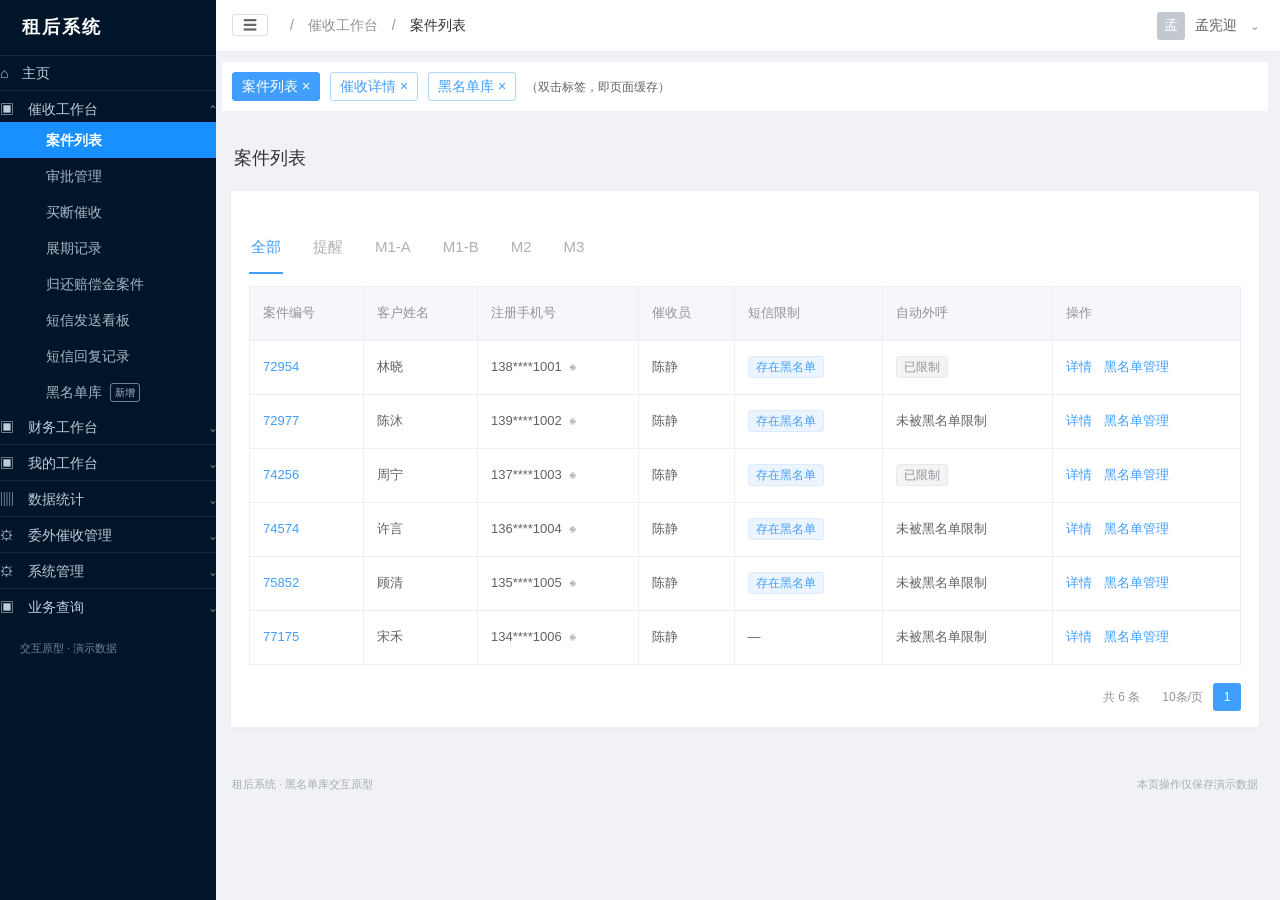
<file: prototype/黑名单维护原型/index.html>
<!doctype html>
<html lang="zh-CN"><head><meta charset="UTF-8"><meta name="viewport" content="width=device-width, initial-scale=1"><title>租后系统 · 黑名单库</title><link rel="stylesheet" href="styles.css?v=blacklist-v4"></head>
<body><aside class="sidebar"><div class="brand">租后系统</div><div class="navgroup">⌂　主页</div><div class="navgroup">▣　催收工作台 <span>⌃</span></div><nav><button data-page="cases">案件列表</button><div>审批管理</div><div>买断催收</div><div>展期记录</div><div>归还赔偿金案件</div><div>短信发送看板</div><div>短信回复记录</div><button data-page="blacklist" class="active">黑名单库 <i>新增</i></button></nav><div class="navgroup">▣　财务工作台 <span>⌄</span></div><div class="navgroup">▣　我的工作台 <span>⌄</span></div><div class="navgroup">▥　数据统计 <span>⌄</span></div><div class="navgroup">⚙　委外催收管理 <span>⌄</span></div><div class="navgroup">⚙　系统管理 <span>⌄</span></div><div class="navgroup">▣　业务查询 <span>⌄</span></div><div class="demo">交互原型 · 演示数据</div></aside>
<main><header><div><span class="hamburger">☰</span><span class="muted"> /　催收工作台　/　</span><span id="crumb">黑名单库</span></div><div class="user"><span class="avatar">孟</span>孟宪迎　⌄</div></header><div class="workspace-tabs"><button data-page="cases">案件列表 ×</button><button data-page="detail">催收详情 ×</button><button data-page="blacklist" class="active">黑名单库 ×</button><span>（双击标签，即页面缓存）</span></div><div class="content" id="content"></div><footer>租后系统 · 黑名单库交互原型　<span>本页操作仅保存演示数据</span></footer></main>
<div class="overlay" id="overlay" hidden><section class="modal" role="dialog" aria-modal="true" aria-labelledby="modal-title"><div class="modal-head"><h2 id="modal-title"></h2><button class="close" aria-label="关闭弹窗">×</button></div><div id="modal-body"></div><div id="modal-foot"></div></section></div><div id="toast" role="status"></div><script src="app.js?v=blacklist-v17"></script></body></html>
</file>
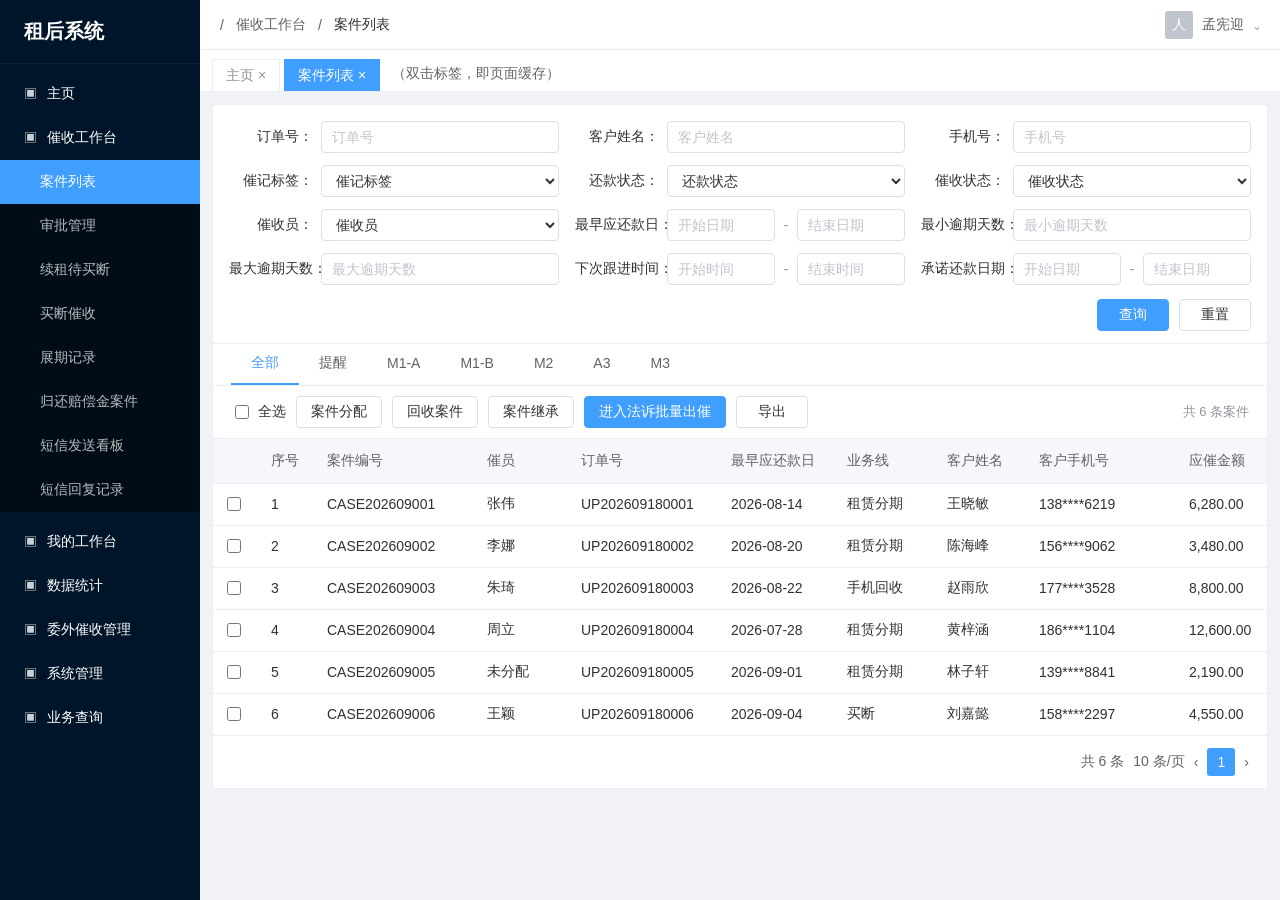
<file: prototype/legal-batch.html>
<!doctype html>
<html lang="zh-CN">
<head>
  <meta charset="utf-8">
  <meta http-equiv="refresh" content="0; url=./%E6%A1%88%E4%BB%B6%E5%88%97%E8%A1%A8%E6%B3%95%E8%AF%89%E6%89%B9%E9%87%8F%E5%87%BA%E5%82%AC%E5%8E%9F%E5%9E%8B.html">
  <title>案件列表法诉批量出催原型</title>
</head>
<body>
  <p>正在打开法诉批量出催原型……</p>
  <p><a href="./%E6%A1%88%E4%BB%B6%E5%88%97%E8%A1%A8%E6%B3%95%E8%AF%89%E6%89%B9%E9%87%8F%E5%87%BA%E5%82%AC%E5%8E%9F%E5%9E%8B.html">点击进入原型</a></p>
</body>
</html>
</file>
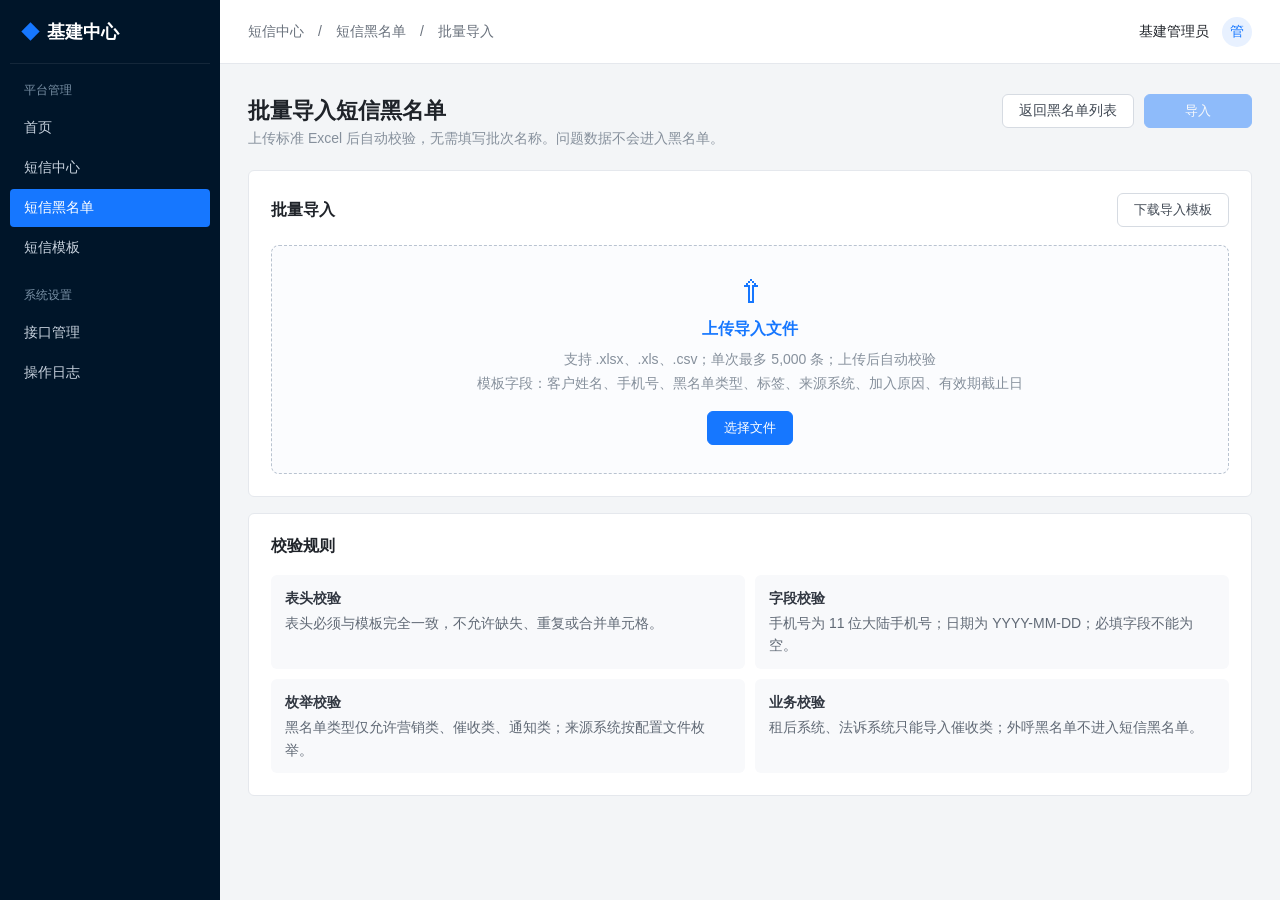
<file: prototype/sms-blacklist-import.html>
<!doctype html>
<html lang="zh-CN">
<head>
<meta charset="utf-8"><meta name="viewport" content="width=device-width,initial-scale=1">
<title>批量导入短信黑名单</title>
<style>
:root{--blue:#1677ff;--bg:#f3f5f7;--line:#e5e8ed;--text:#1f2329;--muted:#86909c;--green:#16a36a;--red:#e04848;--amber:#b97810}*{box-sizing:border-box}body{margin:0;background:var(--bg);color:var(--text);font:14px -apple-system,BlinkMacSystemFont,"Segoe UI","PingFang SC",Arial,sans-serif}.app{display:flex;min-height:100vh}.side{width:220px;background:#001529;color:#c7d2de;padding:0 10px}.brand{height:64px;display:flex;align-items:center;border-bottom:1px solid #ffffff14;font-size:18px;font-weight:600;color:#fff;padding:0 14px}.logo{width:13px;height:13px;transform:rotate(45deg);background:var(--blue);margin-right:10px}.group{padding:18px 14px 8px;color:#7890a5;font-size:12px}.nav{padding:10px 14px;margin:2px 0;border-radius:4px;cursor:pointer}.nav.on{background:var(--blue);color:#fff}.main{flex:1;min-width:0}.top{height:64px;background:#fff;border-bottom:1px solid var(--line);display:flex;justify-content:space-between;align-items:center;padding:0 28px}.crumb{color:#69717c}.avatar{display:inline-grid;place-items:center;margin-left:9px;width:30px;height:30px;border-radius:50%;background:#e8f1ff;color:var(--blue)}.content{max-width:1280px;padding:24px 28px}.back{display:inline-block;margin-bottom:15px;color:var(--blue);text-decoration:none}.title{font-size:20px;font-weight:650;margin:0 0 7px}.subtitle{color:var(--muted);margin:0 0 18px}.card{background:#fff;border:1px solid var(--line);border-radius:6px;padding:22px;margin-bottom:16px}.card-head{display:flex;justify-content:space-between;align-items:center;margin-bottom:18px}.card-head h2{font-size:16px;margin:0}.upload{border:1px dashed #b9c3d0;border-radius:8px;background:#fbfcfe;padding:36px;text-align:center;cursor:pointer}.upload:hover,.upload.drag{border-color:var(--blue);background:#f6faff}.upload-icon{font-size:32px;color:var(--blue)}.upload-title{display:block;color:var(--blue);font-size:16px;font-weight:600;margin:10px 0 8px}.helper{color:var(--muted);line-height:1.7;margin:0}.actions{display:flex;justify-content:center;gap:14px;margin-top:15px}.btn{height:34px;border:1px solid #d6dbe2;border-radius:6px;background:#fff;padding:0 16px;color:#414954;cursor:pointer;text-decoration:none;display:inline-flex;align-items:center}.btn.primary{background:var(--blue);border-color:var(--blue);color:#fff}.btn:disabled{opacity:.45;cursor:not-allowed}.link{color:var(--blue);border:0;background:none;cursor:pointer;padding:0}.file{display:none;justify-content:space-between;align-items:center;padding:12px 14px;border:1px solid var(--line);border-radius:6px;margin-top:14px}.file.show{display:flex}.status{padding:3px 8px;border-radius:4px;font-size:12px}.checking{color:#986b11;background:#fff5db}.pass{color:#147347;background:#eaf8f1}.fail{color:#bc3535;background:#fff0f0}.validation{display:none}.validation.show{display:block}.alert{padding:13px 15px;border-radius:6px;margin-bottom:16px;display:flex;gap:12px}.good{background:#effaf4;color:#16784a}.warn{background:#fff8e8;color:#986811}.error{background:#fff1f1;color:#bd3434}.metrics{display:flex;gap:26px;background:#f8f9fb;padding:14px 16px;border-radius:6px;margin-bottom:16px}.metrics b{font-size:18px;margin-left:5px}.ok{color:var(--green)}.bad{color:var(--red)}.table-wrap{border:1px solid var(--line);border-radius:6px;overflow:auto}.table-head{padding:14px 16px;background:#fafbfd;border-bottom:1px solid var(--line);display:flex;justify-content:space-between}.table-head h3{margin:0;font-size:16px}table{width:100%;min-width:1080px;border-collapse:collapse}th,td{padding:12px 13px;border-bottom:1px solid var(--line);text-align:left;white-space:nowrap}th{font-size:12px;color:#727b88}tr:last-child td{border-bottom:0}.empty{text-align:center;color:var(--muted);padding:32px}.rules{display:grid;grid-template-columns:1fr 1fr;gap:10px;padding:0;margin:0;list-style:none}.rules li{background:#f8f9fb;border-radius:6px;padding:12px 14px;color:#606975;line-height:1.6}.rules b{display:block;color:#303640;margin-bottom:3px}.footer{display:flex;justify-content:flex-end;gap:10px;margin-top:18px}.result-actions{display:flex;gap:10px;align-items:center}@media(max-width:900px){.side{display:none}.content{padding:18px}.rules{grid-template-columns:1fr}}
.content{position:relative;padding-top:30px}.back{display:none}.title{font-size:22px;line-height:34px;margin:0}.subtitle{margin:2px 0 22px}.global-actions{position:absolute;right:28px;top:30px;display:flex;gap:10px;padding:0}.global-actions .btn{min-width:108px;justify-content:center}.global-actions .btn:first-child{background:#fff}.upload{padding:28px 36px}.upload-title{margin-top:8px}.validation .footer{display:none}</style>
</head>
<body>
<div class="app"><aside class="side"><div class="brand"><span class="logo"></span>基建中心</div><div class="group">平台管理</div><div class="nav">首页</div><div class="nav">短信中心</div><div class="nav on" onclick="location.href='sms-blacklist.html'">短信黑名单</div><div class="nav">短信模板</div><div class="group">系统设置</div><div class="nav">接口管理</div><div class="nav">操作日志</div></aside>
<main class="main"><header class="top"><span class="crumb">短信中心　/　短信黑名单　/　批量导入</span><span>基建管理员 <span class="avatar">管</span></span></header><section class="content"><div class="global-actions"><a class="btn" href="./sms-blacklist.html">返回黑名单列表</a><button class="btn primary" id="importButton" disabled>导入</button></div><a class="back" href="./sms-blacklist.html">‹ 返回黑名单列表</a><h1 class="title">批量导入短信黑名单</h1><p class="subtitle">上传标准 Excel 后自动校验，无需填写批次名称。问题数据不会进入黑名单。</p>
<section class="card"><div class="card-head"><h2>批量导入</h2><button class="btn" id="downloadTemplate">下载导入模板</button></div><div class="upload" id="upload"><div class="upload-icon">⇧</div><span class="upload-title">上传导入文件</span><p class="helper">支持 .xlsx、.xls、.csv；单次最多 5,000 条；上传后自动校验</p><p class="helper">模板字段：客户姓名、手机号、黑名单类型、标签、来源系统、加入原因、有效期截止日</p><div class="actions"><button class="btn primary" id="choose">选择文件</button><input id="file" type="file" accept=".xlsx,.xls,.csv" hidden></div></div><div class="file" id="fileBox"><b id="fileName"></b><span class="status checking" id="fileStatus">正在校验</span></div></section>
<section class="card validation" id="validation"><div class="card-head"><h2>导入校验结果</h2><div class="result-actions"><button class="link" id="downloadErrors" hidden>下载错误明细</button><button class="link" id="retry">重新上传</button></div></div><div id="alert" class="alert"></div><div class="metrics"><span>总条数 <b id="total">0</b></span><span class="ok">校验通过 <b id="valid">0</b></span><span class="bad">校验失败 <b id="invalid">0</b></span></div><div class="footer"><a class="btn" href="./sms-blacklist.html">返回黑名单列表</a></div></section>
<section class="card"><div class="card-head"><h2>校验规则</h2></div><ul class="rules"><li><b>表头校验</b>表头必须与模板完全一致，不允许缺失、重复或合并单元格。</li><li><b>字段校验</b>手机号为 11 位大陆手机号；日期为 YYYY-MM-DD；必填字段不能为空。</li><li><b>枚举校验</b>黑名单类型仅允许营销类、催收类、通知类；来源系统按配置文件枚举。</li><li><b>业务校验</b>租后系统、法诉系统只能导入催收类；外呼黑名单不进入短信黑名单。</li></ul></section></section></main></div>
<script src="sms-blacklist-config.js"></script><script>
const cfg=window.SMS_BLACKLIST_CONFIG,cols=cfg.templateHeaders,$=s=>document.querySelector(s),input=$('#file'),upload=$('#upload');let lastRows=[];
$('#choose').onclick=e=>{e.stopPropagation();input.click()};upload.onclick=()=>input.click();$('#downloadTemplate').onclick=e=>{e.stopPropagation();const a=document.createElement('a');a.href='sms-blacklist-import-template.xlsx';a.download='短信黑名单批量导入模板.xlsx';a.click()};$('#retry').onclick=()=>{input.value='';$('#validation').classList.remove('show');$('#fileBox').classList.remove('show');};upload.ondragover=e=>{e.preventDefault();upload.classList.add('drag')};upload.ondragleave=()=>upload.classList.remove('drag');upload.ondrop=e=>{e.preventDefault();upload.classList.remove('drag');checkFile(e.dataTransfer.files[0])};input.onchange=()=>checkFile(input.files[0]);
const esc=v=>String(v??'').replace(/[&<>"']/g,c=>({'&':'&amp;','<':'&lt;','>':'&gt;','"':'&quot;',"'":'&#39;'}[c]));
function csv(text){const out=[];let row=[],cell='',q=false;for(let i=0;i<text.length;i++){const c=text[i],n=text[i+1];if(c==='"'&&q&&n==='"'){cell+='"';i++;continue}if(c==='"'){q=!q;continue}if(c===','&&!q){row.push(cell.trim());cell='';continue}if((c==='\n'||c==='\r')&&!q){if(c==='\r'&&n==='\n')i++;row.push(cell.trim());if(row.some(Boolean))out.push(row);row=[];cell='';continue}cell+=c}row.push(cell.trim());if(row.some(Boolean))out.push(row);return out}
function demo(){return [cols,['李晓梅','13800132481','催收类','非本人手机号','租后系统','客户明确拒收','2026-12-31'],['王建国','18600909073','营销类','客户投诉','营销平台','用户投诉','2026-10-20'],['赵敏','13500804820','催收类','协商还款','法诉系统','协商期内暂停催收短信','2027-03-08'],['陈思远','15966','催收类','其它','租后系统','客户申请屏蔽','2026-11-30']]}
async function checkFile(file){if(!file)return;$('#fileBox').classList.add('show');$('#fileName').textContent=file.name;$('#fileStatus').className='status checking';$('#fileStatus').textContent='正在自动校验';if(file.size>cfg.maxFileSizeBytes)return fileError('文件超过 10MB，请拆分后重新上传。');const ext=file.name.split('.').pop().toLowerCase();if(!['xlsx','xls','csv'].includes(ext))return fileError('文件格式不支持，仅支持 .xlsx、.xls、.csv。');const rows=ext==='csv'?csv(await file.text()):demo();setTimeout(()=>validate(rows),300)}
function fileError(msg){$('#validation').classList.add('show');$('#alert').className='alert error';$('#alert').innerHTML='<b>文件校验失败</b><span>'+esc(msg)+'</span>';$('#importButton').disabled=true;$('#downloadErrors').hidden=true;$('#fileStatus').className='status fail';$('#fileStatus').textContent='校验失败';['total','valid','invalid'].forEach(id=>$('#'+id).textContent='-')}
function validate(rows){const head=rows.shift()||[],missing=cols.filter(x=>!head.includes(x)),dup=head.filter((x,i)=>head.indexOf(x)!==i);if(missing.length||dup.length)return fileError('表头与模板不一致'+(missing.length?'，缺少：'+missing.join('、'):'')+(dup.length?'，重复：'+[...new Set(dup)].join('、'):'')+'。');if(rows.length>cfg.maxRows)return fileError('数据超过 '+cfg.maxRows+' 条上限，请拆分文件。');const seen=new Set();lastRows=rows.map((raw,i)=>{const item={line:i+2};cols.forEach(c=>item[c]=raw[head.indexOf(c)]||'');const errors=[];cols.slice(1).forEach(c=>!item[c]&&errors.push(c+'不能为空'));if(item['手机号']&&!/^1[3-9]\d{9}$/.test(item['手机号']))errors.push('手机号格式错误');if(item['黑名单类型']&&!cfg.blacklistTypes.includes(item['黑名单类型']))errors.push('黑名单类型仅允许营销类、催收类、通知类');if(item['标签']&&!cfg.labels.includes(item['标签']))errors.push('标签枚举不合法');if(item['来源系统']&&!cfg.sourceSystems.includes(item['来源系统']))errors.push('来源系统枚举不合法');if(item['有效期截止日']&&!/^\d{4}-\d{2}-\d{2}$/.test(item['有效期截止日']))errors.push('有效期截止日格式错误');if(cfg.collectionSources.includes(item['来源系统'])&&item['黑名单类型']!=='催收类')errors.push(item['来源系统']+'只能提交催收类');const key=[item['手机号'],item['黑名单类型'],item['来源系统']].join('|');if(seen.has(key))errors.push('文件内重复');seen.add(key);return {...item,errors}});render(lastRows)}
function render(rows){const good=rows.filter(x=>!x.errors.length),bad=rows.filter(x=>x.errors.length);$('#validation').classList.add('show');$('#total').textContent=rows.length;$('#valid').textContent=good.length;$('#invalid').textContent=bad.length;$('#alert').className='alert '+(bad.length?'warn':'good');$('#alert').innerHTML=bad.length?'<b>部分数据校验失败</b><span>'+bad.length+' 条问题数据不会导入，可导入数据仍可继续提交。</span>':'<b>全部数据校验通过</b><span>点击“导入”后写入短信黑名单。</span>';$('#fileStatus').className='status '+(bad.length?'fail':'pass');$('#fileStatus').textContent=bad.length?'校验完成，存在问题':'校验通过';$('#importButton').disabled=!good.length;$('#downloadErrors').hidden=!bad.length;$('#downloadErrors').onclick=()=>downloadErrors(bad);$('#importButton').onclick=()=>{alert('导入成功\n成功导入 '+good.length+' 条，失败 '+bad.length+' 条。');$('#importButton').disabled=true;$('#fileStatus').textContent='已导入';$('#fileStatus').className='status pass';$('#alert').className='alert good';$('#alert').innerHTML='<b>导入完成</b><span>成功导入 '+good.length+' 条，失败数据未写入黑名单。</span>'}}
function downloadErrors(rows){const data=[['Excel行号',...cols,'失败原因'],...rows.map(x=>[x.line,...cols.map(c=>x[c]),x.errors.join('；')])];const blob=new Blob([data.map(r=>r.map(v=>'"'+String(v).replaceAll('"','""')+'"').join(',')).join('\n')],{type:'text/csv;charset=utf-8'}),a=document.createElement('a');a.href=URL.createObjectURL(blob);a.download='短信黑名单导入错误明细.csv';a.click();URL.revokeObjectURL(a.href)}
</script></body></html>
</file>
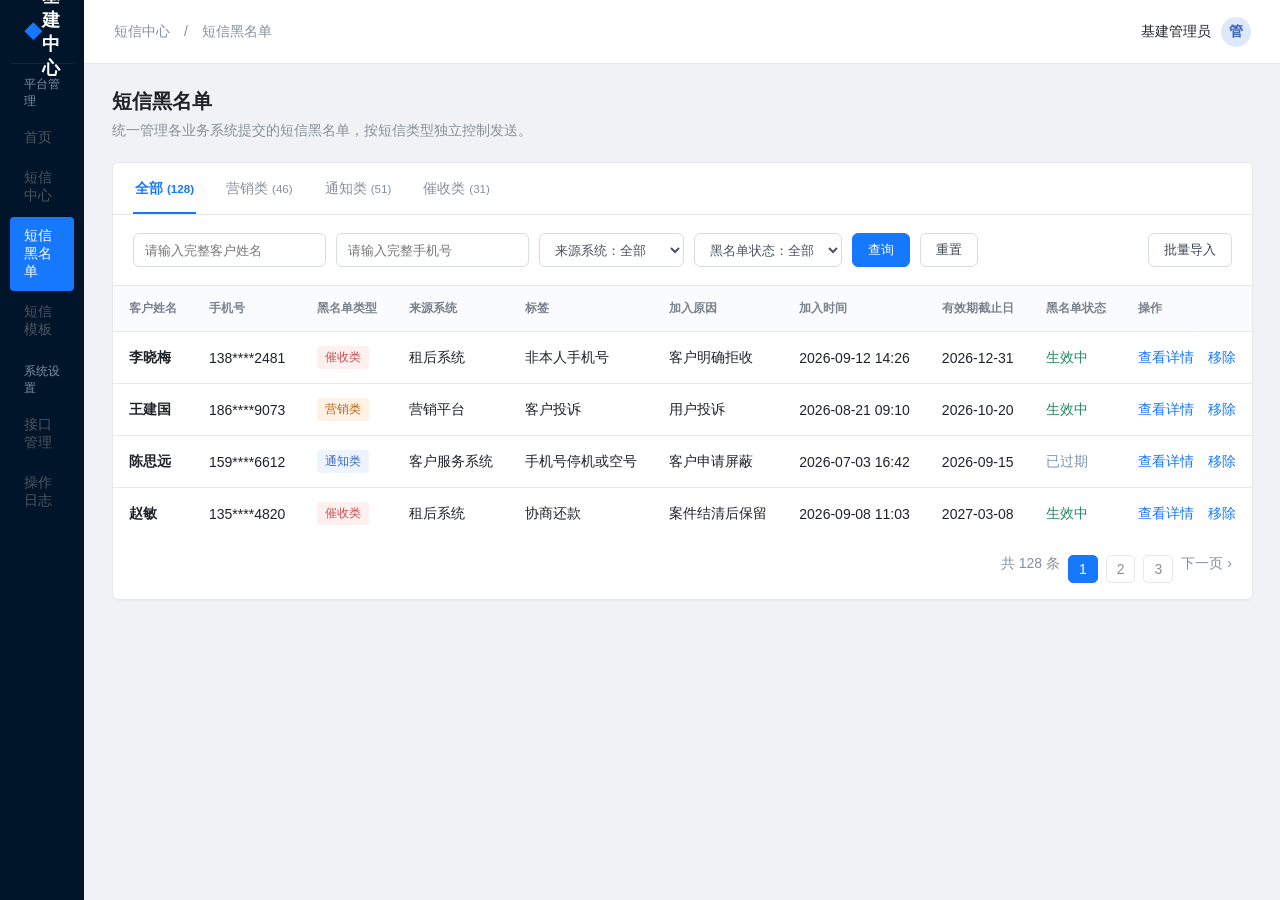
<file: prototype/sms-blacklist.html>
<!doctype html>
<html lang="zh-CN"><head><meta charset="utf-8"><meta name="viewport" content="width=device-width,initial-scale=1"><title>短信中心 · 短信黑名单</title>
<style>
:root{--bg:#f0f2f5;--card:#fff;--line:#e6e8eb;--text:#1f2329;--muted:#86909c;--primary:#1677ff;--danger:#d84c4c;--orange:#c47a19;--green:#228b61}*{box-sizing:border-box}body{margin:0;background:var(--bg);font:14px -apple-system,BlinkMacSystemFont,"Segoe UI","PingFang SC",Arial;color:var(--text)}.app{display:flex;min-height:100vh}.side{width:220px;background:#001529;color:#d6e4ef;padding:0 10px}.brand{font-size:18px;font-weight:700;height:64px;display:flex;align-items:center;padding:0 14px;color:#fff;border-bottom:1px solid #ffffff12}.brand span{color:var(--primary)}.section{font-size:12px;color:#7c93a8;padding:12px 14px 7px}.nav{padding:10px 14px;border-radius:4px;margin:2px 0;color:#4d5562}.nav.active{background:#1677ff;color:#fff;font-weight:500}.main{flex:1}.top{height:64px;background:#fff;border-bottom:1px solid var(--line);display:flex;align-items:center;justify-content:space-between;padding:0 30px}.crumb{color:var(--muted)}.user{display:flex;align-items:center;gap:10px}.avatar{width:30px;height:30px;border-radius:50%;background:#dfe8fb;color:#3860b8;display:grid;place-items:center;font-weight:600}.content{padding:24px 28px}.title{font-size:20px;font-weight:600;margin-bottom:7px}.desc{color:var(--muted);margin-bottom:22px}.card{background:var(--card);border:1px solid var(--line);border-radius:6px;box-shadow:0 1px 2px #161a2208}.tabs{display:flex;gap:28px;padding:0 20px;border-bottom:1px solid var(--line)}.tab{padding:17px 2px 14px;color:var(--muted);cursor:pointer}.tab.on{color:var(--primary);font-weight:600;border-bottom:2px solid var(--primary)}.toolbar{padding:18px 20px;display:flex;gap:10px;align-items:center;flex-wrap:wrap}.input,.select{height:34px;border:1px solid #d8dce4;border-radius:6px;padding:0 11px;background:#fff;color:#4b5360;min-width:145px}.input.phone{min-width:180px}.btn{height:34px;border:1px solid #d8dce4;border-radius:6px;background:#fff;padding:0 15px;cursor:pointer;color:#3e4652}.btn.primary{background:var(--primary);border-color:var(--primary);color:#fff}.btn.danger{color:var(--danger);border-color:#e8b9b9}.spacer{flex:1}.table-wrap{overflow:auto}.table{width:100%;border-collapse:collapse;min-width:980px}.table th,.table td{padding:14px 16px;border-top:1px solid var(--line);text-align:left;white-space:nowrap}.table th{font-size:12px;color:#7a828e;background:#fafbfc;font-weight:600}.name{font-weight:600}.tag{display:inline-block;padding:3px 8px;border-radius:4px;font-size:12px}.tag.mkt{background:#fff1e4;color:#b86713}.tag.notice{background:#edf4ff;color:#376bc3}.tag.collect{background:#fff0f0;color:#c94f4f}.status{color:var(--green)}.expired{color:#7c93a8}.link{color:var(--primary);cursor:pointer}.pagination{display:flex;justify-content:flex-end;gap:8px;padding:16px 20px;color:var(--muted)}.page{border:1px solid var(--line);padding:5px 10px;border-radius:5px}.page.on{background:var(--primary);color:#fff;border-color:var(--primary)}.mask{display:none;position:fixed;inset:0;background:#11182755;align-items:center;justify-content:flex-end}.drawer{width:440px;height:100%;background:#fff;padding:26px 28px;box-shadow:-4px 0 18px #0002}.drawer h2{margin:0 0 24px}.field{margin:16px 0}.field label{display:block;margin-bottom:7px;color:#525a66}.field input,.field select,.field textarea{width:100%;padding:9px 10px;border:1px solid #d8dce4;border-radius:6px;font:inherit}.field textarea{height:78px;resize:none}.drawer-foot{display:flex;gap:10px;justify-content:flex-end;margin-top:28px}.close{float:right;color:#8b929d;cursor:pointer;font-size:20px}.detail-head{display:flex;gap:12px;align-items:center;margin:-8px 0 22px}.detail-grid{display:grid;grid-template-columns:1fr 1fr;gap:20px 16px}.detail-grid label,.detail-reason label{display:block;color:var(--muted);font-size:12px;margin-bottom:6px}.detail-grid b{font-weight:500}.detail-reason{margin:24px 0}.detail-reason p{margin:0;line-height:1.7}.hint{background:#f5f8ff;color:#5573aa;padding:10px 12px;border-radius:6px;font-size:12px;line-height:1.6}
</style></head><body><div class="app"><aside class="side"><div class="brand"><span>◆</span> 基建中心</div><div class="section">平台管理</div><div class="nav">首页</div><div class="nav">短信中心</div><div class="nav active">短信黑名单</div><div class="nav">短信模板</div><div class="section">系统设置</div><div class="nav">接口管理</div><div class="nav">操作日志</div></aside><main class="main"><header class="top"><div class="crumb">短信中心　/　短信黑名单</div><div class="user"><span>基建管理员</span><div class="avatar">管</div></div></header><section class="content"><div class="title">短信黑名单</div><div class="desc">统一管理各业务系统提交的短信黑名单，按短信类型独立控制发送。</div><div class="card"><div class="tabs"><div class="tab on" data-type="全部">全部 <small>(128)</small></div><div class="tab" data-type="营销类">营销类 <small>(46)</small></div><div class="tab" data-type="通知类">通知类 <small>(51)</small></div><div class="tab" data-type="催收类">催收类 <small>(31)</small></div></div><div class="toolbar"><input class="input" id="nameFilter" placeholder="请输入完整客户姓名"/><input class="input phone" id="phoneFilter" placeholder="请输入完整手机号"/><select class="select" id="sourceFilter"><option>来源系统：全部</option><option>法诉系统</option><option>租后系统</option><option>营销平台</option><option>客服系统</option><option>商户系统</option><option>大平台系统</option><option>租赁系统</option><option>分期系统</option></select><select class="select" id="statusFilter"><option>黑名单状态：全部</option><option>生效中</option><option>已过期</option><option>已移除</option></select><button class="btn primary" id="searchButton">查询</button><button class="btn" id="resetButton">重置</button><span class="spacer"></span><button class="btn" id="import">批量导入</button></div><div class="table-wrap"><table class="table"><thead><tr><th>客户姓名</th><th>手机号</th><th>黑名单类型</th><th>来源系统</th><th>标签</th><th>加入原因</th><th>加入时间</th><th>有效期截止日</th><th>黑名单状态</th><th>操作</th></tr></thead><tbody id="rows"><tr data-phone="13800132481"><td class="name">李晓梅</td><td>138****2481</td><td><span class="tag collect">催收类</span></td><td>租后系统</td><td>非本人手机号</td><td>客户明确拒收</td><td>2026-09-12 14:26</td><td>2026-12-31</td><td class="status">生效中</td><td><span class="link detail">查看详情</span>　<span class="link remove">移除</span></td></tr><tr data-phone="18600909073"><td class="name">王建国</td><td>186****9073</td><td><span class="tag mkt">营销类</span></td><td>营销平台</td><td>客户投诉</td><td>用户投诉</td><td>2026-08-21 09:10</td><td>2026-10-20</td><td class="status">生效中</td><td><span class="link detail">查看详情</span>　<span class="link remove">移除</span></td></tr><tr data-phone="15900606612"><td class="name">陈思远</td><td>159****6612</td><td><span class="tag notice">通知类</span></td><td>客户服务系统</td><td>手机号停机或空号</td><td>客户申请屏蔽</td><td>2026-07-03 16:42</td><td>2026-09-15</td><td class="expired">已过期</td><td><span class="link detail">查看详情</span>　<span class="link remove">移除</span></td></tr><tr data-phone="13500804820"><td class="name">赵敏</td><td>135****4820</td><td><span class="tag collect">催收类</span></td><td>租后系统</td><td>协商还款</td><td>案件结清后保留</td><td>2026-09-08 11:03</td><td>2027-03-08</td><td class="status">生效中</td><td><span class="link detail">查看详情</span>　<span class="link remove">移除</span></td></tr></tbody></table></div><div class="pagination"><span>共 128 条</span><span class="page on">1</span><span class="page">2</span><span class="page">3</span><span>下一页 ›</span></div></div></section></main></div><div class="mask" id="mask"><div class="drawer detail-drawer"><span class="close" id="close">×</span><h2>黑名单详情</h2><div class="detail-head"><span class="tag collect">催收类</span><span class="status">生效中</span></div><div class="detail-grid"><div><label>客户姓名</label><b id="d-name">李晓梅</b></div><div><label>手机号</label><b id="d-phone">138****2481</b></div><div><label>来源系统</label><b id="d-source">租后系统</b></div><div><label>标签</label><b id="d-tag">非本人手机号</b></div><div><label>加入时间</label><b>2026-09-12 14:26</b></div><div><label>有效期截止日</label><b>2026-12-31</b></div><div><label>生效范围</label><b>仅催收类短信</b></div></div><div class="detail-reason"><label>加入原因</label><p>客户明确拒收，租后系统提交全局类黑名单。</p></div><div class="drawer-foot"><button class="btn primary" id="cancel">关闭</button></div></div></div><script src="sms-blacklist-list.js"></script>
</file>
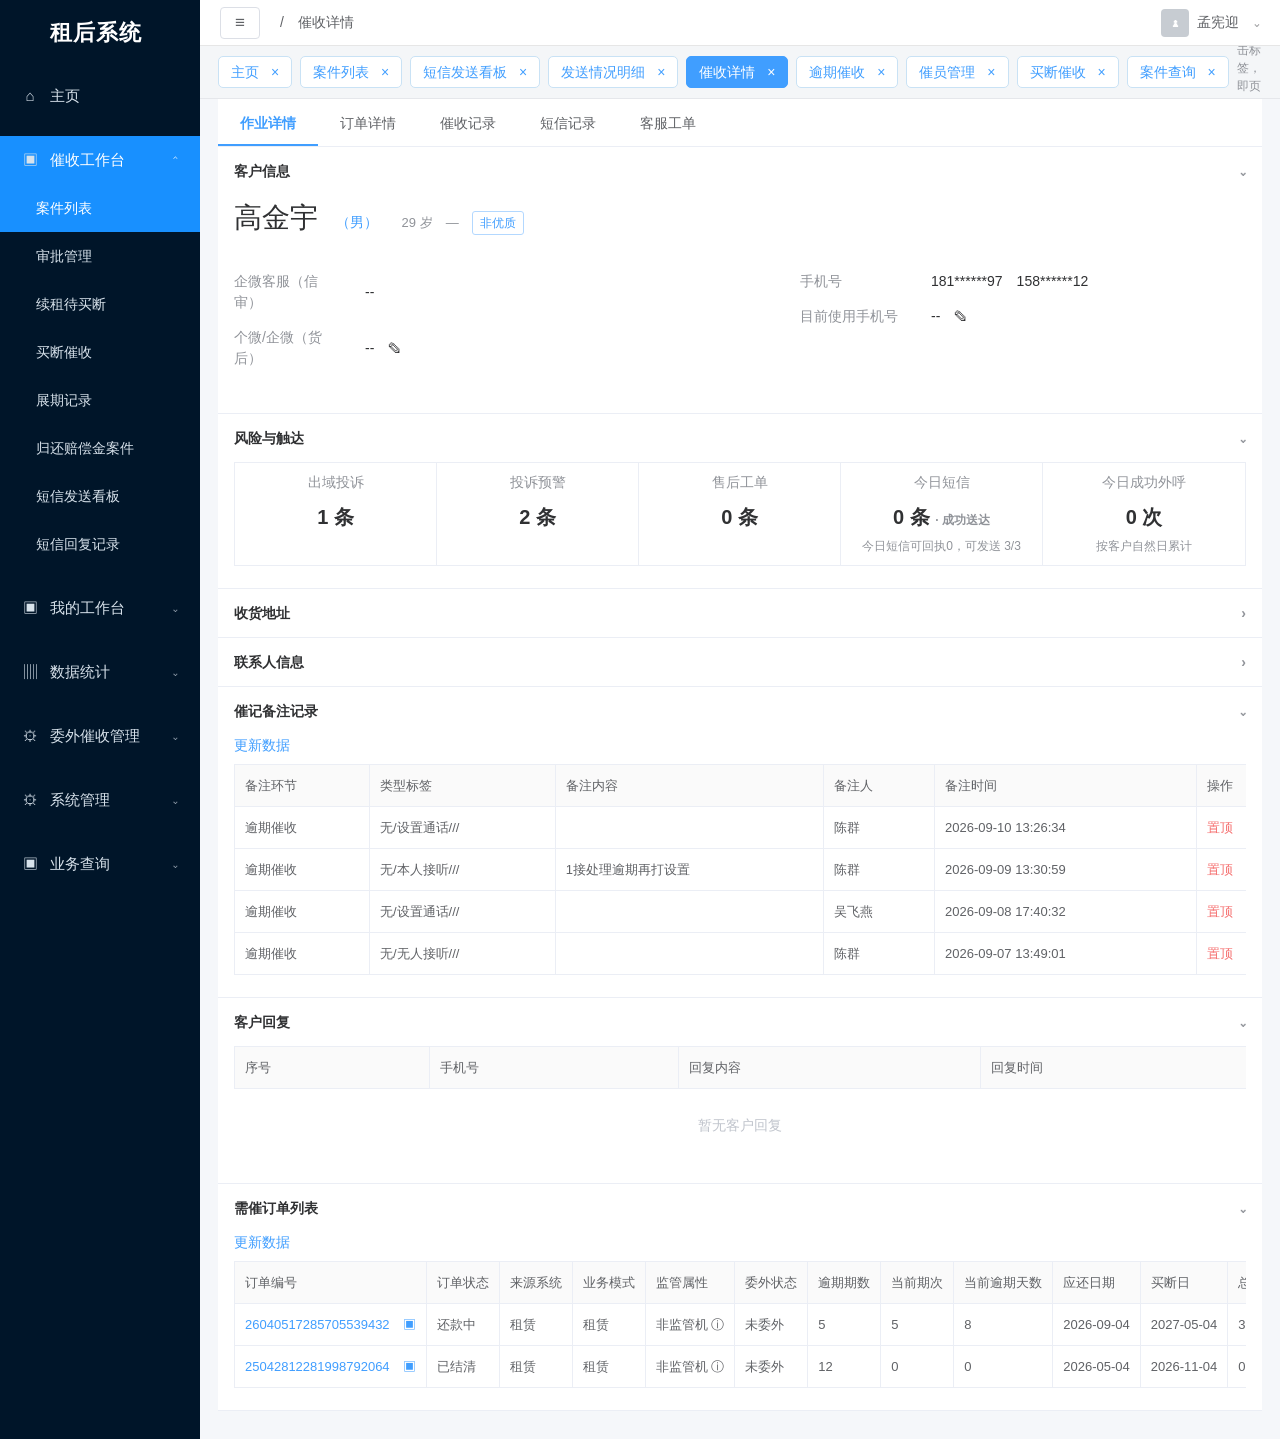
<file: prototype/叁友短信详情页原型.html>
<!doctype html>
<html lang="zh-CN">
<head>
<meta charset="utf-8"><meta name="viewport" content="width=device-width,initial-scale=1">
<title>租后系统 · 催收详情</title>
<style>
:root{--nav:#001529;--blue:#409eff;--line:#ebeef5;--bg:#f5f7fa;--text:#303133;--muted:#909399}
*{box-sizing:border-box}body{margin:0;color:var(--text);font:14px/1.5 Arial,"Microsoft YaHei","PingFang SC",sans-serif;background:var(--bg)}
.app{display:flex;min-height:100vh}.sidebar{width:200px;flex:0 0 200px;background:var(--nav);color:#fff}.brand{height:64px;display:flex;align-items:center;padding-left:50px;font-size:22px;font-weight:700;letter-spacing:1px}.menu-group{padding:8px 0}.menu-title,.menu-item{height:48px;display:flex;align-items:center;padding:0 22px;gap:12px;color:#d8e3ec}.menu-title{font-size:15px}.menu-item{padding-left:36px;font-size:14px}.menu-item.active,.menu-title.active{background:#1890ff;color:#fff}.icon{width:16px;text-align:center;color:#d8e3ec}.arrow{margin-left:auto;font-size:12px}.workspace{flex:1;min-width:0}.topbar{height:46px;background:#fff;border-bottom:1px solid #e6e6e6;display:flex;align-items:center;padding:0 20px;color:#606266}.collapse{width:40px;height:32px;border:1px solid #dcdfe6;background:#fff;border-radius:4px;font-size:17px;color:#606266}.breadcrumb{margin-left:20px;font-size:14px}.user{margin-left:auto;display:flex;align-items:center;gap:8px}.avatar{width:28px;height:28px;border-radius:4px;background:#c7ccd2;color:#fff;display:grid;place-items:center}.tabsbar{height:53px;background:#f4f6f8;border-bottom:1px solid #e5e7eb;display:flex;align-items:center;padding:0 18px;gap:8px;overflow:hidden}.page-tab{height:32px;padding:5px 12px;border:1px solid #c9e2f5;background:#fff;color:#409eff;border-radius:5px;white-space:nowrap}.page-tab.current{color:#fff;background:#409eff;border-color:#409eff}.page-tab .x{margin-left:8px;color:inherit}.content{padding:0 18px 28px}.subtabs{height:48px;background:#fff;border-bottom:1px solid var(--line);display:flex;align-items:stretch}.subtab{padding:14px 22px 11px;color:#606266;cursor:pointer}.subtab.active{color:#409eff;border-bottom:2px solid #409eff;font-weight:600}.section{background:#fff;border-bottom:1px solid var(--line)}.section-head{height:48px;display:flex;align-items:center;padding:0 16px;font-weight:600}.section-head .chev{margin-left:auto;color:#909399}.section-body{padding:0 16px 22px}.basic-grid{display:grid;grid-template-columns:1fr 1fr;gap:12px 120px;padding:4px 0 8px}.person{font-size:28px;font-weight:500;margin:2px 0 14px}.person small{font-size:14px;margin-left:10px;color:#409eff}.info-row{display:flex;align-items:center;gap:25px;margin:14px 0;color:#606266}.info-row .label{width:106px;color:#909399}.info-row .val{color:#303133}.eye{color:#909399;margin-left:6px}.touch-grid{display:grid;grid-template-columns:repeat(5,1fr);border:1px solid var(--line)}.touch-cell{min-height:84px;text-align:center;border-right:1px solid var(--line);padding:9px 8px;color:#909399}.touch-cell:last-child{border-right:none}.touch-cell b{display:block;font-size:20px;color:#303133;margin:9px 0 3px}.touch-cell .small{font-size:12px;color:#909399}.link{color:#409eff;cursor:pointer}.table-wrap{overflow:auto}.table{width:100%;border-collapse:collapse;min-width:1050px}.table th,.table td{height:42px;border:1px solid var(--line);padding:0 10px;text-align:left;white-space:nowrap;font-size:13px}.table th{background:#fafafa;color:#606266;font-weight:500}.table td{color:#606266}.table .order{color:#409eff}.table .action{color:#409eff;cursor:pointer;margin-right:12px}.table .toplink{color:#f56c6c}.empty{height:72px;display:grid;place-items:center;color:#c0c4cc}.notice{font-size:12px;color:#909399;padding:10px 0 0}.modal-mask{display:none;position:fixed;inset:0;background:rgba(0,0,0,.45);align-items:center;justify-content:center;z-index:20}.modal-mask.open{display:flex}.modal{width:600px;background:#fff;border-radius:3px;box-shadow:0 8px 24px rgba(0,0,0,.18)}.modal-head{height:58px;display:flex;align-items:center;padding:0 24px;border-bottom:1px solid var(--line)}.modal-head h3{margin:0;font-size:18px;font-weight:500}.modal-close{margin-left:auto;color:#909399;font-size:22px;cursor:pointer}.modal-tabs{height:48px;border-bottom:1px solid var(--line);display:flex;padding-left:24px}.modal-tab{padding:14px 18px 11px;color:#606266;cursor:pointer}.modal-tab.active{color:#409eff;border-bottom:2px solid #409eff}.modal-body{padding:20px 26px 8px}.field{display:flex;align-items:flex-start;margin-bottom:16px}.field label{width:84px;padding-top:8px;color:#606266}.required{color:#f56c6c;margin-right:3px}.select,.textarea{flex:1;border:1px solid #dcdfe6;border-radius:3px;background:#fff;color:#606266;padding:9px 11px;min-height:36px}.select:after{content:'⌄';float:right;color:#909399}.textarea{height:110px;resize:none;line-height:1.6}.counter{text-align:right;color:#909399;font-size:12px;margin-top:4px}.tip{margin:0 0 16px 84px;color:#909399;font-size:12px}.route{margin:2px 0 12px 84px;border:1px solid var(--line);padding:11px 14px}.route-title{color:#606266;font-weight:600;margin-bottom:6px}.route-row{display:flex;align-items:center;gap:8px;height:29px;color:#606266;font-size:13px}.route-dot{width:7px;height:7px;border-radius:50%;background:#c0c4cc}.route-row.current .route-dot{background:#409eff}.route-row .status{margin-left:auto;color:#909399;font-size:12px}.modal-foot{display:flex;justify-content:flex-end;gap:10px;padding:14px 24px;border-top:1px solid var(--line)}button.btn{border:1px solid #dcdfe6;background:#fff;color:#606266;border-radius:3px;padding:8px 17px;cursor:pointer}button.btn.primary{background:#409eff;border-color:#409eff;color:#fff}
@media(max-width:900px){.sidebar{width:170px;flex-basis:170px}.touch-grid{grid-template-columns:repeat(3,1fr)}.basic-grid{gap:12px}.modal{width:min(600px,calc(100vw - 32px))}}
</style>
</head>
<body>
<div class="app">
  <aside class="sidebar">
    <div class="brand">租后系统</div>
    <div class="menu-group"><div class="menu-title"><span class="icon">⌂</span>主页</div></div>
    <div class="menu-group"><div class="menu-title active"><span class="icon">▣</span>催收工作台 <span class="arrow">⌃</span></div><div class="menu-item active">案件列表</div><div class="menu-item">审批管理</div><div class="menu-item">续租待买断</div><div class="menu-item">买断催收</div><div class="menu-item">展期记录</div><div class="menu-item">归还赔偿金案件</div><div class="menu-item">短信发送看板</div><div class="menu-item">短信回复记录</div></div>
    <div class="menu-group"><div class="menu-title"><span class="icon">▣</span>我的工作台 <span class="arrow">⌄</span></div></div>
    <div class="menu-group"><div class="menu-title"><span class="icon">▥</span>数据统计 <span class="arrow">⌄</span></div></div>
    <div class="menu-group"><div class="menu-title"><span class="icon">⚙</span>委外催收管理 <span class="arrow">⌄</span></div></div>
    <div class="menu-group"><div class="menu-title"><span class="icon">⚙</span>系统管理 <span class="arrow">⌄</span></div></div>
    <div class="menu-group"><div class="menu-title"><span class="icon">▣</span>业务查询 <span class="arrow">⌄</span></div></div>
  </aside>
  <main class="workspace">
    <div class="topbar"><button class="collapse">≡</button><div class="breadcrumb">/　催收详情</div><div class="user"><span class="avatar">♟</span>孟宪迎　⌄</div></div>
    <div class="tabsbar"><div class="page-tab">主页 <span class="x">×</span></div><div class="page-tab">案件列表 <span class="x">×</span></div><div class="page-tab">短信发送看板 <span class="x">×</span></div><div class="page-tab">发送情况明细 <span class="x">×</span></div><div class="page-tab current">催收详情 <span class="x">×</span></div><div class="page-tab">逾期催收 <span class="x">×</span></div><div class="page-tab">催员管理 <span class="x">×</span></div><div class="page-tab">买断催收 <span class="x">×</span></div><div class="page-tab">案件查询 <span class="x">×</span></div><span class="notice">（双击标签，即页面缓存）</span></div>
    <div class="content">
      <div class="subtabs"><div class="subtab active">作业详情</div><div class="subtab">订单详情</div><div class="subtab">催收记录</div><div class="subtab">短信记录</div><div class="subtab">客服工单</div></div>
      <section class="section"><div class="section-head">客户信息 <span class="chev">⌄</span></div><div class="section-body"><div class="person">高金宇 <small>（男）</small> <span style="font-size:13px;color:#909399;margin-left:16px">29 岁　—　</span><span class="tag" style="display:inline-block;border:1px solid #b3d8ff;color:#409eff;padding:2px 7px;border-radius:3px;font-size:12px">非优质</span></div><div class="basic-grid"><div><div class="info-row"><span class="label">企微客服（信审）</span><span class="val">--</span></div><div class="info-row"><span class="label">个微/企微（货后）</span><span class="val">--　✎</span></div></div><div><div class="info-row"><span class="label">手机号</span><span class="val link">181******97　158******12</span></div><div class="info-row"><span class="label">目前使用手机号</span><span class="val">--　✎</span></div></div></div></div></section>
      <section class="section"><div class="section-head">风险与触达 <span class="chev">⌄</span></div><div class="section-body"><div class="touch-grid"><div class="touch-cell">出域投诉<b>1 条</b></div><div class="touch-cell">投诉预警<b>2 条</b></div><div class="touch-cell">售后工单<b>0 条</b></div><div class="touch-cell">今日短信<b>0 条 <span class="small">· 成功送达</span></b><span class="small">今日短信可回执0，可发送 3/3</span></div><div class="touch-cell">今日成功外呼<b>0 次</b><span class="small">按客户自然日累计</span></div></div></div></section>
      <section class="section"><div class="section-head">收货地址 <span class="chev">›</span></div></section><section class="section"><div class="section-head">联系人信息 <span class="chev">›</span></div></section>
      <section class="section"><div class="section-head">催记备注记录 <span class="chev">⌄</span></div><div class="section-body"><div class="link" style="padding:0 0 8px">更新数据</div><div class="table-wrap"><table class="table"><thead><tr><th>备注环节</th><th>类型标签</th><th>备注内容</th><th>备注人</th><th>备注时间</th><th>操作</th></tr></thead><tbody><tr><td>逾期催收</td><td>无/设置通话///</td><td></td><td>陈群</td><td>2026-09-10 13:26:34</td><td class="toplink">置顶</td></tr><tr><td>逾期催收</td><td>无/本人接听///</td><td>1接处理逾期再打设置</td><td>陈群</td><td>2026-09-09 13:30:59</td><td class="toplink">置顶</td></tr><tr><td>逾期催收</td><td>无/设置通话///</td><td></td><td>吴飞燕</td><td>2026-09-08 17:40:32</td><td class="toplink">置顶</td></tr><tr><td>逾期催收</td><td>无/无人接听///</td><td></td><td>陈群</td><td>2026-09-07 13:49:01</td><td class="toplink">置顶</td></tr></tbody></table></div></div></section>
      <section class="section"><div class="section-head">客户回复 <span class="chev">⌄</span></div><div class="section-body"><div class="table-wrap"><table class="table"><thead><tr><th>序号</th><th>手机号</th><th>回复内容</th><th>回复时间</th></tr></thead></table><div class="empty">暂无客户回复</div></div></div></section>
      <section class="section"><div class="section-head">需催订单列表 <span class="chev">⌄</span></div><div class="section-body"><div class="link" style="padding:0 0 8px">更新数据</div><div class="table-wrap"><table class="table"><thead><tr><th>订单编号</th><th>订单状态</th><th>来源系统</th><th>业务模式</th><th>监管属性</th><th>委外状态</th><th>逾期期数</th><th>当前期次</th><th>当前逾期天数</th><th>应还日期</th><th>买断日</th><th>总逾金额</th><th>操作</th></tr></thead><tbody><tr><td class="order">26040517285705539432　▣</td><td>还款中</td><td>租赁</td><td>租赁</td><td>非监管机 ⓘ</td><td>未委外</td><td>5</td><td>5</td><td>8</td><td>2026-09-04</td><td>2027-05-04</td><td>353.56</td><td><span class="action" onclick="openSms()">短信发送</span><span class="action">查看更多</span></td></tr><tr><td class="order">25042812281998792064　▣</td><td>已结清</td><td>租赁</td><td>租赁</td><td>非监管机 ⓘ</td><td>未委外</td><td>12</td><td>0</td><td>0</td><td>2026-05-04</td><td>2026-11-04</td><td>0.00</td><td><span class="action" onclick="openSms()">短信发送</span><span class="action">查看更多</span></td></tr></tbody></table></div></div></section>
    </div>
  </main>
</div>
<div class="modal-mask" id="smsModal"><div class="modal"><div class="modal-head"><h3>短信发送</h3><span class="modal-close" onclick="closeSms()">×</span></div><div class="modal-tabs"><div class="modal-tab active" id="channelTab" onclick="switchMode('channel')">短信通道发送</div><div class="modal-tab" id="deviceTab" onclick="switchMode('device')">叁友设备发送</div></div><div class="modal-body"><div id="devicePane" style="display:none"><div class="field"><label><span class="required">*</span>消息类型</label><div class="select">逾期提醒　⌄</div></div><div class="field"><label><span class="required">*</span>消息模板</label><div class="select">叁友设备-逾期12天还款提醒　⌄</div></div><div class="field"><label>消息内容</label><div style="flex:1"><textarea class="textarea">您好，您的订单 26040517285705539432 已逾期，请尽快处理。</textarea><div class="counter">31/70 字</div></div></div></div><div id="channelPane"><div class="field"><label><span class="required">*</span>消息类型</label><div class="select">租赁逾期催收短信　⌄</div></div><div class="field"><label><span class="required">*</span>消息模板</label><div class="select">租赁逾期1-7天提醒　⌄</div></div><div class="field"><label>消息内容</label><div style="flex:1"><textarea class="textarea">您好，您的订单 26040517285705539432 已逾期，请尽快处理。</textarea><div class="counter">31/70 字</div></div></div></div></div><div class="modal-foot"><button class="btn" onclick="closeSms()">取消</button><button class="btn primary" onclick="confirmSms()">确认</button></div></div></div>
<script>let selectedMode='channel';function openSms(){selectedMode='channel';switchMode(selectedMode);document.getElementById('smsModal').classList.add('open')}function closeSms(){document.getElementById('smsModal').classList.remove('open')}function switchMode(mode){selectedMode=mode;document.getElementById('devicePane').style.display=mode==='device'?'block':'none';document.getElementById('channelPane').style.display=mode==='channel'?'block':'none';document.getElementById('deviceTab').classList.toggle('active',mode==='device');document.getElementById('channelTab').classList.toggle('active',mode==='channel')}function confirmSms(){const payload={channelType:selectedMode==='device'?'叁友':'短信通道',sendMode:selectedMode==='device'?'叁友设备发送':'短信通道发送'};window.lastSmsPayload=payload;alert('已提交短信发送任务（通道类型：'+payload.channelType+'）');closeSms()}</script>
</body></html>
</file>
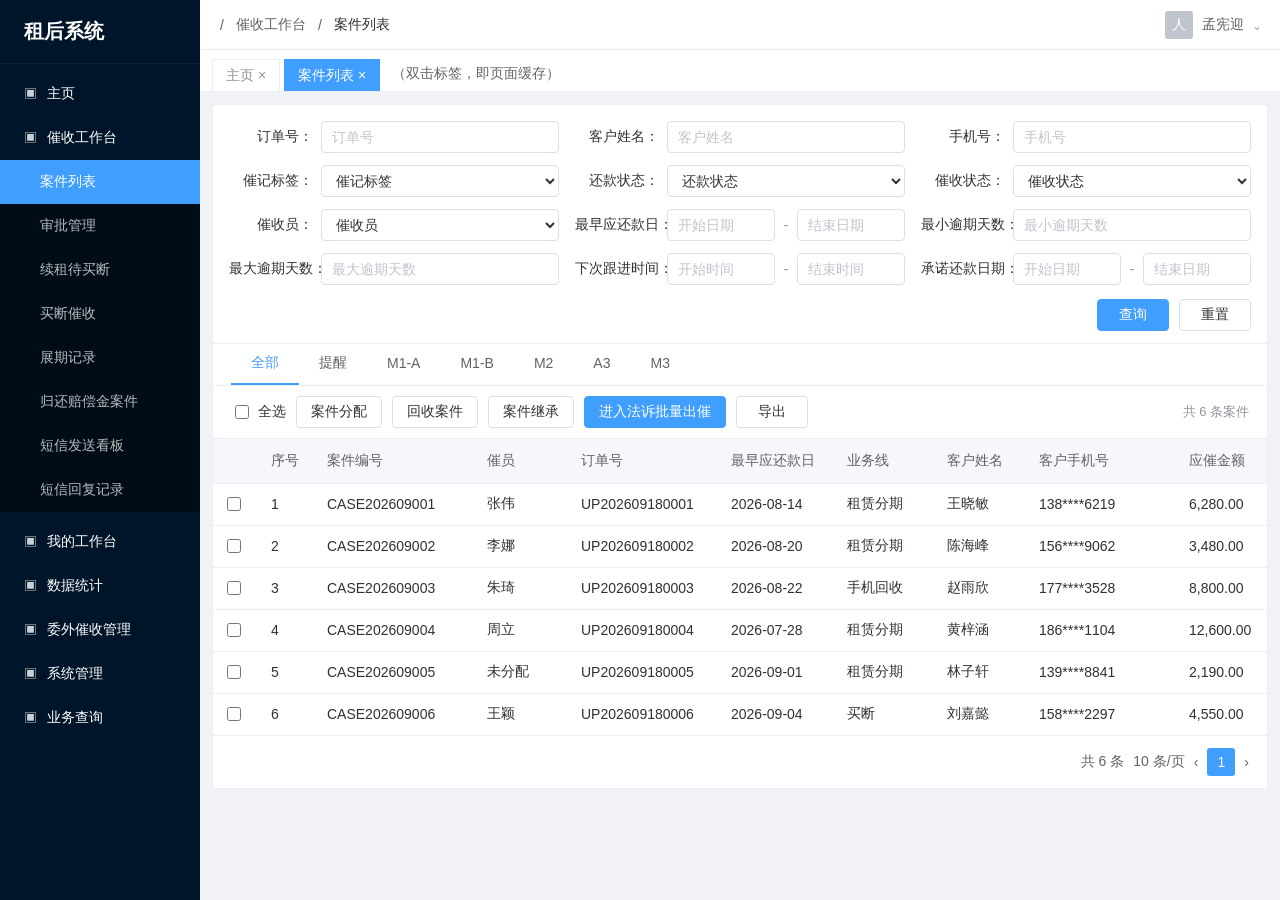
<file: prototype/案件列表法诉批量出催原型.html>
<!doctype html>
<html lang="zh-CN">
<head>
  <meta charset="utf-8">
  <meta name="viewport" content="width=device-width, initial-scale=1">
  <title>案件列表 - 法诉批量出催原型</title>
  <style>
    :root {
      --nav: #001529;
      --nav-deep: #000c17;
      --primary: #409eff;
      --primary-dark: #337ecc;
      --text: #303133;
      --muted: #606266;
      --soft: #909399;
      --line: #dcdfe6;
      --line-light: #ebeef5;
      --page: #f0f2f5;
      --header: #f5f7fa;
      --success: #67c23a;
      --warning: #e6a23c;
      --danger: #f56c6c;
    }

    * { box-sizing: border-box; }
    [hidden] { display: none !important; }

    body {
      margin: 0;
      min-width: 1180px;
      color: var(--text);
      background: var(--page);
      font-family: -apple-system, BlinkMacSystemFont, "Segoe UI", "PingFang SC", "Microsoft YaHei", Arial, sans-serif;
      font-size: 14px;
      letter-spacing: 0;
    }

    button, input, select { font: inherit; letter-spacing: 0; }
    button { cursor: pointer; }

    .app {
      display: grid;
      grid-template-columns: 200px minmax(980px, 1fr);
      min-height: 100vh;
    }

    .sidebar {
      min-height: 100vh;
      color: rgba(255,255,255,.84);
      background: var(--nav);
    }

    .brand {
      height: 64px;
      display: flex;
      align-items: center;
      padding: 0 24px;
      color: #fff;
      font-size: 20px;
      font-weight: 600;
      border-bottom: 1px solid rgba(255,255,255,.06);
    }

    .menu { padding: 8px 0; }

    .menu-group,
    .menu-item {
      height: 44px;
      display: flex;
      align-items: center;
      padding: 0 24px;
      white-space: nowrap;
    }

    .menu-group { gap: 10px; color: #fff; }
    .menu-group::before { content: "▣"; color: rgba(255,255,255,.8); font-size: 13px; }
    .menu-item { padding-left: 40px; color: rgba(255,255,255,.72); background: var(--nav-deep); }
    .menu-item.active { color: #fff; background: var(--primary); }
    .menu-spacer { height: 8px; }

    .main { min-width: 0; }

    .topbar {
      height: 50px;
      display: flex;
      align-items: center;
      justify-content: space-between;
      padding: 0 20px;
      background: #fff;
      border-bottom: 1px solid var(--line-light);
    }

    .crumb { display: flex; align-items: center; gap: 12px; color: var(--muted); }
    .crumb strong { color: var(--text); font-weight: 500; }
    .profile { display: flex; align-items: center; gap: 9px; color: var(--muted); }
    .avatar { width: 28px; height: 28px; display: grid; place-items: center; border-radius: 3px; color: #fff; background: #c0c4cc; }

    .page-tabs {
      height: 42px;
      display: flex;
      align-items: flex-end;
      gap: 4px;
      padding: 0 12px;
      background: #fff;
      border-bottom: 1px solid var(--line-light);
    }

    .page-tab {
      height: 32px;
      display: inline-flex;
      align-items: center;
      padding: 0 13px;
      color: var(--soft);
      background: #fff;
      border: 1px solid var(--line-light);
      border-bottom: none;
    }

    .page-tab.active { color: #fff; background: var(--primary); border-color: var(--primary); }
    .page { padding: 12px; }
    .panel { background: #fff; border: 1px solid var(--line-light); }

    .filters { padding: 16px 16px 12px; }

    .filter-grid {
      display: grid;
      grid-template-columns: repeat(4, minmax(220px, 1fr));
      gap: 12px 16px;
    }

    .field {
      display: grid;
      grid-template-columns: 92px minmax(0, 1fr);
      align-items: center;
      min-width: 0;
    }

    .field label { text-align: right; padding-right: 8px; white-space: nowrap; }

    input, select {
      width: 100%;
      height: 32px;
      padding: 0 10px;
      color: var(--text);
      background: #fff;
      border: 1px solid var(--line);
      border-radius: 4px;
      outline: none;
    }

    input::placeholder { color: #c0c4cc; }
    input:focus, select:focus { border-color: var(--primary); }

    .range {
      display: grid;
      grid-template-columns: minmax(0,1fr) 16px minmax(0,1fr);
      align-items: center;
      gap: 3px;
    }

    .range span { text-align: center; color: var(--soft); }

    .filter-actions {
      display: flex;
      justify-content: flex-end;
      gap: 10px;
      margin-top: 14px;
    }

    .btn {
      min-width: 72px;
      height: 32px;
      padding: 0 14px;
      color: var(--text);
      background: #fff;
      border: 1px solid var(--line);
      border-radius: 4px;
    }

    .btn:hover { color: var(--primary); border-color: #a0cfff; background: #ecf5ff; }
    .btn.primary { color: #fff; background: var(--primary); border-color: var(--primary); }
    .btn.primary:hover { color: #fff; background: var(--primary-dark); border-color: var(--primary-dark); }
    .btn.danger { color: #fff; background: var(--danger); border-color: var(--danger); }
    .btn:disabled { color: #c0c4cc; background: #f5f7fa; border-color: #e4e7ed; cursor: not-allowed; }
    .btn.text { min-width: 0; padding: 0; color: var(--primary); background: transparent; border: none; }

    .stage-tabs {
      height: 43px;
      display: flex;
      align-items: flex-end;
      padding-left: 18px;
      border-top: 1px solid var(--line-light);
      border-bottom: 1px solid var(--line-light);
    }

    .stage-tab { height: 42px; display: inline-flex; align-items: center; padding: 0 20px; color: var(--muted); border-bottom: 2px solid transparent; }
    .stage-tab.active { color: var(--primary); border-color: var(--primary); }

    .toolbar {
      min-height: 52px;
      display: flex;
      align-items: center;
      gap: 10px;
      padding: 10px 18px;
      background: #fff;
    }

    .toolbar .spacer { flex: 1; }
    .toolbar-note { color: var(--soft); font-size: 13px; }

    .table-wrap { overflow-x: auto; border-top: 1px solid var(--line-light); }

    table { width: 1650px; border-collapse: collapse; table-layout: fixed; }
    th, td { height: 42px; padding: 0 10px; border-bottom: 1px solid var(--line-light); text-align: left; white-space: nowrap; overflow: hidden; text-overflow: ellipsis; }
    th { height: 44px; color: var(--muted); background: var(--header); font-weight: 500; }
    tbody tr:hover td { background: #f8fbff; }
    input[type="checkbox"] { width: 14px; height: 14px; padding: 0; }

    .status {
      min-height: 22px;
      display: inline-flex;
      align-items: center;
      padding: 2px 8px;
      border: 1px solid transparent;
      border-radius: 3px;
      font-size: 12px;
      white-space: normal;
    }

    .status.blue { color: var(--primary); background: #ecf5ff; border-color: #d9ecff; }
    .status.green { color: var(--success); background: #f0f9eb; border-color: #e1f3d8; }
    .status.orange { color: var(--warning); background: #fdf6ec; border-color: #faecd8; }
    .status.red { color: var(--danger); background: #fef0f0; border-color: #fde2e2; }
    .status.gray { color: var(--soft); background: #f4f4f5; border-color: #e9e9eb; }
    .link { color: var(--primary); border: none; background: transparent; padding: 0; }

    .pagination { height: 52px; display: flex; align-items: center; justify-content: flex-end; gap: 9px; padding: 0 18px; color: var(--muted); }
    .page-number { width: 28px; height: 28px; display: grid; place-items: center; color: #fff; background: var(--primary); border-radius: 3px; }

    .modal-mask {
      position: fixed;
      inset: 0;
      z-index: 20;
      display: none;
      align-items: center;
      justify-content: center;
      padding: 24px;
      background: rgba(0,0,0,.34);
    }

    .modal-mask.open { display: flex; }

    .modal {
      width: min(960px, calc(100vw - 48px));
      max-height: calc(100vh - 48px);
      display: flex;
      flex-direction: column;
      background: #fff;
      border-radius: 6px;
      box-shadow: 0 12px 36px rgba(0,0,0,.22);
    }

    .modal-head {
      min-height: 58px;
      display: flex;
      align-items: center;
      justify-content: space-between;
      padding: 0 20px;
      border-bottom: 1px solid var(--line-light);
      font-size: 16px;
      font-weight: 600;
    }

    .close {
      width: 30px;
      height: 30px;
      border: none;
      color: var(--soft);
      background: transparent;
      font-size: 22px;
      line-height: 1;
    }

    .modal-body { flex: 1; min-height: 0; overflow: auto; padding: 22px 24px; }
    .modal-foot { min-height: 64px; display: flex; align-items: center; justify-content: flex-end; gap: 10px; padding: 12px 20px; border-top: 1px solid var(--line-light); }
    .modal-foot .hint { margin-right: auto; color: var(--soft); font-size: 13px; }

    .steps {
      display: grid;
      grid-template-columns: repeat(3, 1fr);
      margin: 0 26px 26px;
    }

    .step { position: relative; display: flex; flex-direction: column; align-items: center; gap: 8px; color: var(--soft); }
    .step:not(:last-child)::after { content: ""; position: absolute; top: 14px; left: calc(50% + 20px); right: calc(-50% + 20px); height: 2px; background: #dcdfe6; }
    .step.done:not(:last-child)::after { background: var(--primary); }
    .step-dot { position: relative; z-index: 1; width: 28px; height: 28px; display: grid; place-items: center; border: 2px solid #dcdfe6; border-radius: 50%; color: var(--soft); background: #fff; font-weight: 600; }
    .step.active { color: var(--primary); }
    .step.active .step-dot, .step.done .step-dot { color: #fff; border-color: var(--primary); background: var(--primary); }
    .step.done { color: var(--primary); }

    .pane { display: none; }
    .pane.active { display: block; }

    .upload-box {
      min-height: 230px;
      display: flex;
      flex-direction: column;
      align-items: center;
      justify-content: center;
      padding: 28px;
      border: 1px dashed #c0c4cc;
      border-radius: 4px;
      background: #fafafa;
      transition: border-color .2s, background .2s;
    }

    .upload-box.dragging { border-color: var(--primary); background: #ecf5ff; }
    .upload-icon { width: 52px; height: 52px; display: grid; place-items: center; margin-bottom: 14px; color: var(--primary); background: #ecf5ff; border-radius: 50%; font-size: 24px; }
    .upload-title { margin: 0 0 8px; font-size: 16px; font-weight: 500; }
    .upload-desc { margin: 0 0 16px; color: var(--soft); }
    .upload-help { display: flex; align-items: center; justify-content: space-between; margin-top: 12px; color: var(--soft); font-size: 13px; }
    .file-input { display: none; }

    .file-card {
      display: none;
      align-items: center;
      gap: 12px;
      width: 520px;
      max-width: 100%;
      padding: 12px 14px;
      margin-top: 16px;
      text-align: left;
      background: #fff;
      border: 1px solid var(--line-light);
      border-radius: 4px;
    }

    .file-card.visible { display: flex; }
    .file-mark { width: 34px; height: 34px; display: grid; place-items: center; flex: 0 0 34px; color: #fff; background: var(--success); border-radius: 3px; font-size: 12px; font-weight: 600; }
    .file-meta { min-width: 0; flex: 1; }
    .file-name { overflow: hidden; text-overflow: ellipsis; white-space: nowrap; }
    .file-size { margin-top: 3px; color: var(--soft); font-size: 12px; }
    .file-remove { border: none; color: var(--soft); background: transparent; font-size: 18px; }
    .upload-error { min-height: 22px; margin-top: 8px; color: var(--danger); text-align: center; }

    .stats { display: grid; grid-template-columns: repeat(4, minmax(0,1fr)); gap: 12px; margin-bottom: 16px; }
    .stat { padding: 14px 16px; border: 1px solid var(--line-light); border-radius: 4px; background: #fff; }
    .stat-label { color: var(--soft); font-size: 13px; }
    .stat-value { margin-top: 6px; font-size: 26px; font-weight: 600; line-height: 1; }
    .stat.primary .stat-value { color: var(--primary); }
    .stat.success .stat-value { color: var(--success); }
    .stat.warning .stat-value { color: var(--warning); }
    .stat.danger .stat-value { color: var(--danger); }

    .preview-table-wrap { overflow: auto; border: 1px solid var(--line-light); }
    .preview-table { width: 100%; min-width: 820px; }
    .preview-table th, .preview-table td { height: 40px; }
    .preview-table .reason { white-space: normal; line-height: 1.45; }

    .result-hero { display: flex; flex-direction: column; align-items: center; padding: 8px 0 22px; text-align: center; }
    .result-icon { width: 54px; height: 54px; display: grid; place-items: center; border-radius: 50%; color: #fff; background: var(--success); font-size: 28px; }
    .result-title { margin: 14px 0 5px; font-size: 19px; font-weight: 600; }
    .result-time { color: var(--soft); }
    .result-summary { display: flex; justify-content: center; gap: 48px; margin-top: 18px; }
    .result-number { font-size: 24px; font-weight: 600; }
    .result-number.success { color: var(--success); }
    .result-number.danger { color: var(--danger); }
    .result-label { margin-top: 4px; color: var(--soft); }
    .section-line { display: flex; align-items: center; justify-content: space-between; margin: 8px 0 10px; }
    .section-title { font-weight: 600; }

    .toast {
      position: fixed;
      top: 70px;
      left: calc(50% + 100px);
      z-index: 40;
      display: none;
      align-items: center;
      gap: 8px;
      transform: translateX(-50%);
      padding: 11px 16px;
      color: #529b2e;
      background: #f0f9eb;
      border: 1px solid #e1f3d8;
      border-radius: 4px;
      box-shadow: 0 4px 12px rgba(0,0,0,.08);
    }

    .toast.show { display: flex; }

    @media (max-width: 1400px) {
      .filter-grid { grid-template-columns: repeat(3, minmax(220px,1fr)); }
    }
  </style>
</head>
<body>
  <div class="app">
    <aside class="sidebar">
      <div class="brand">租后系统</div>
      <nav class="menu">
        <div class="menu-group">主页</div>
        <div class="menu-group">催收工作台</div>
        <div class="menu-item active">案件列表</div>
        <div class="menu-item">审批管理</div>
        <div class="menu-item">续租待买断</div>
        <div class="menu-item">买断催收</div>
        <div class="menu-item">展期记录</div>
        <div class="menu-item">归还赔偿金案件</div>
        <div class="menu-item">短信发送看板</div>
        <div class="menu-item">短信回复记录</div>
        <div class="menu-spacer"></div>
        <div class="menu-group">我的工作台</div>
        <div class="menu-group">数据统计</div>
        <div class="menu-group">委外催收管理</div>
        <div class="menu-group">系统管理</div>
        <div class="menu-group">业务查询</div>
      </nav>
    </aside>

    <main class="main">
      <header class="topbar">
        <div class="crumb"><span>/</span><span>催收工作台</span><span>/</span><strong>案件列表</strong></div>
        <div class="profile"><span class="avatar">人</span><span>孟宪迎</span><span>⌄</span></div>
      </header>

      <div class="page-tabs">
        <div class="page-tab">主页 ×</div>
        <div class="page-tab active">案件列表 ×</div>
        <span style="margin:0 0 8px 8px;color:#606266">（双击标签，即页面缓存）</span>
      </div>

      <section class="page">
        <div class="panel">
          <div class="filters">
            <div class="filter-grid">
              <div class="field"><label>订单号：</label><input placeholder="订单号"></div>
              <div class="field"><label>客户姓名：</label><input placeholder="客户姓名"></div>
              <div class="field"><label>手机号：</label><input placeholder="手机号"></div>
              <div class="field"><label>催记标签：</label><select><option>催记标签</option></select></div>
              <div class="field"><label>还款状态：</label><select><option>还款状态</option></select></div>
              <div class="field"><label>催收状态：</label><select><option>催收状态</option></select></div>
              <div class="field"><label>催收员：</label><select><option>催收员</option></select></div>
              <div class="field"><label>最早应还款日：</label><div class="range"><input placeholder="开始日期"><span>-</span><input placeholder="结束日期"></div></div>
              <div class="field"><label>最小逾期天数：</label><input placeholder="最小逾期天数"></div>
              <div class="field"><label>最大逾期天数：</label><input placeholder="最大逾期天数"></div>
              <div class="field"><label>下次跟进时间：</label><div class="range"><input placeholder="开始时间"><span>-</span><input placeholder="结束时间"></div></div>
              <div class="field"><label>承诺还款日期：</label><div class="range"><input placeholder="开始日期"><span>-</span><input placeholder="结束日期"></div></div>
            </div>
            <div class="filter-actions"><button class="btn primary">查询</button><button class="btn">重置</button></div>
          </div>

          <div class="stage-tabs">
            <div class="stage-tab active">全部</div><div class="stage-tab">提醒</div><div class="stage-tab">M1-A</div><div class="stage-tab">M1-B</div><div class="stage-tab">M2</div><div class="stage-tab">A3</div><div class="stage-tab">M3</div>
          </div>

          <div class="toolbar">
            <label style="display:flex;align-items:center;gap:6px"><input type="checkbox">全选</label>
            <button class="btn">案件分配</button>
            <button class="btn">回收案件</button>
            <button class="btn">案件继承</button>
            <button class="btn primary" id="open-legal-batch">进入法诉批量出催</button>
            <button class="btn">导出</button>
            <span class="spacer"></span>
            <span class="toolbar-note" id="case-count">共 6 条案件</span>
          </div>

          <div class="table-wrap">
            <table>
              <colgroup>
                <col style="width:48px"><col style="width:56px"><col style="width:160px"><col style="width:94px"><col style="width:150px"><col style="width:116px"><col style="width:100px"><col style="width:92px"><col style="width:150px"><col style="width:112px"><col style="width:100px"><col style="width:150px"><col style="width:118px"><col style="width:112px"><col style="width:120px">
              </colgroup>
              <thead>
                <tr><th></th><th>序号</th><th>案件编号</th><th>催员</th><th>订单号</th><th>最早应还款日</th><th>业务线</th><th>客户姓名</th><th>客户手机号</th><th>应催金额</th><th>逾期天数</th><th>催收状态</th><th>还款状态</th><th>最新催记时间</th><th>操作</th></tr>
              </thead>
              <tbody id="case-table-body">
                <tr data-order="UP202609180001"><td><input type="checkbox"></td><td>1</td><td>CASE202609001</td><td>张伟</td><td>UP202609180001</td><td>2026-08-14</td><td>租赁分期</td><td>王晓敏</td><td>138****6219</td><td>6,280.00</td><td>40</td><td class="case-status"><span class="status orange">M2催收中</span></td><td><span class="status red">未还</span></td><td>2026-09-22 14:20</td><td><button class="link">查看详情</button></td></tr>
                <tr data-order="UP202609180002"><td><input type="checkbox"></td><td>2</td><td>CASE202609002</td><td>李娜</td><td>UP202609180002</td><td>2026-08-20</td><td>租赁分期</td><td>陈海峰</td><td>156****9062</td><td>3,480.00</td><td>34</td><td class="case-status"><span class="status orange">M1-B催收中</span></td><td><span class="status red">未还</span></td><td>2026-09-22 11:08</td><td><button class="link">查看详情</button></td></tr>
                <tr data-order="UP202609180003"><td><input type="checkbox"></td><td>3</td><td>CASE202609003</td><td>朱琦</td><td>UP202609180003</td><td>2026-08-22</td><td>手机回收</td><td>赵雨欣</td><td>177****3528</td><td>8,800.00</td><td>32</td><td class="case-status"><span class="status orange">M1-B催收中</span></td><td><span class="status red">部分还款</span></td><td>2026-09-21 18:42</td><td><button class="link">查看详情</button></td></tr>
                <tr data-order="UP202609180004"><td><input type="checkbox"></td><td>4</td><td>CASE202609004</td><td>周立</td><td>UP202609180004</td><td>2026-07-28</td><td>租赁分期</td><td>黄梓涵</td><td>186****1104</td><td>12,600.00</td><td>57</td><td class="case-status"><span class="status orange">M3催收中</span></td><td><span class="status red">未还</span></td><td>2026-09-20 09:16</td><td><button class="link">查看详情</button></td></tr>
                <tr data-order="UP202609180005"><td><input type="checkbox"></td><td>5</td><td>CASE202609005</td><td>未分配</td><td>UP202609180005</td><td>2026-09-01</td><td>租赁分期</td><td>林子轩</td><td>139****8841</td><td>2,190.00</td><td>22</td><td class="case-status"><span class="status gray">待分配</span></td><td><span class="status red">未还</span></td><td>--</td><td><button class="link">查看详情</button></td></tr>
                <tr data-order="UP202609180006"><td><input type="checkbox"></td><td>6</td><td>CASE202609006</td><td>王颖</td><td>UP202609180006</td><td>2026-09-04</td><td>买断</td><td>刘嘉懿</td><td>158****2297</td><td>4,550.00</td><td>19</td><td class="case-status"><span class="status blue">M1-A催收中</span></td><td><span class="status red">未还</span></td><td>2026-09-19 16:50</td><td><button class="link">查看详情</button></td></tr>
              </tbody>
            </table>
          </div>
          <div class="pagination"><span id="case-total">共 6 条</span><span>10 条/页</span><span>‹</span><span class="page-number">1</span><span>›</span></div>
        </div>
      </section>
    </main>
  </div>

  <div class="modal-mask" id="legal-batch-modal" role="dialog" aria-modal="true" aria-labelledby="legal-modal-title">
    <div class="modal">
      <div class="modal-head"><span id="legal-modal-title">进入法诉批量出催</span><button class="close" id="close-modal" aria-label="关闭">×</button></div>
      <div class="modal-body">
        <div class="steps" id="steps">
          <div class="step active" data-step-indicator="upload"><span class="step-dot">1</span><span>上传订单号</span></div>
          <div class="step" data-step-indicator="preview"><span class="step-dot">2</span><span>校验预览</span></div>
          <div class="step" data-step-indicator="result"><span class="step-dot">3</span><span>完成</span></div>
        </div>

        <section class="pane active" id="legal-step-upload">
          <div class="upload-box" id="upload-box">
            <div class="upload-icon">↑</div>
            <p class="upload-title">拖拽 Excel 文件到此处，或点击选择文件</p>
            <p class="upload-desc">文件内仅保留一列“订单号”，单次最多 1,000 条</p>
            <button class="btn primary" id="choose-file">选择 Excel 文件</button>
            <input class="file-input" id="file-input" type="file" accept=".xlsx,.xls">
            <div class="file-card" id="file-card">
              <span class="file-mark">XLS</span>
              <div class="file-meta"><div class="file-name" id="file-name"></div><div class="file-size" id="file-size"></div></div>
              <button class="file-remove" id="remove-file" aria-label="移除文件">×</button>
            </div>
            <div class="upload-error" id="upload-error"></div>
          </div>
          <div class="upload-help"><span>支持格式：.xlsx、.xls</span><button class="btn text" id="download-template">下载 Excel 模板</button></div>
        </section>

        <section class="pane" id="legal-step-preview">
          <div class="stats">
            <div class="stat primary"><div class="stat-label">总条数</div><div class="stat-value">6</div></div>
            <div class="stat success"><div class="stat-label">可出催</div><div class="stat-value">3</div></div>
            <div class="stat warning"><div class="stat-label">重复订单</div><div class="stat-value">1</div></div>
            <div class="stat danger"><div class="stat-label">异常订单</div><div class="stat-value">2</div></div>
          </div>
          <div class="preview-table-wrap">
            <table class="preview-table">
              <colgroup><col style="width:50px"><col style="width:170px"><col style="width:100px"><col style="width:90px"><col style="width:130px"><col style="width:110px"><col></colgroup>
              <thead><tr><th>序号</th><th>订单号</th><th>客户姓名</th><th>逾期天数</th><th>当前催收状态</th><th>校验结果</th><th>原因</th></tr></thead>
              <tbody id="preview-body"></tbody>
            </table>
          </div>
        </section>

        <section class="pane" id="legal-step-result">
          <div class="result-hero">
            <div class="result-icon">✓</div>
            <div class="result-title">批量出催处理完成</div>
            <div class="result-time">处理时间：<span id="processed-time"></span></div>
            <div class="result-summary">
              <div><div class="result-number success">3</div><div class="result-label">出催成功</div></div>
              <div><div class="result-number danger">3</div><div class="result-label">未处理</div></div>
            </div>
          </div>
          <div class="section-line"><span class="section-title">未处理明细</span><button class="btn text" id="download-failures">下载失败明细</button></div>
          <div class="preview-table-wrap">
            <table class="preview-table">
              <colgroup><col style="width:50px"><col style="width:180px"><col style="width:120px"><col style="width:130px"><col></colgroup>
              <thead><tr><th>序号</th><th>订单号</th><th>客户姓名</th><th>处理结果</th><th>原因</th></tr></thead>
              <tbody id="failure-body"></tbody>
            </table>
          </div>
        </section>
      </div>

      <div class="modal-foot" id="modal-foot-upload">
        <button class="btn" data-close>取消</button>
        <button class="btn primary" id="start-validation" disabled>开始校验</button>
      </div>
      <div class="modal-foot" id="modal-foot-preview" hidden>
        <span class="hint">确认后，校验通过的订单将进入法诉催收流程</span>
        <button class="btn" id="back-upload">上一步</button>
        <button class="btn" data-close>取消</button>
        <button class="btn primary" id="confirm-legal-batch">确认批量出催（3）</button>
      </div>
      <div class="modal-foot" id="modal-foot-result" hidden>
        <button class="btn primary" id="finish-close">关闭</button>
      </div>
    </div>
  </div>

  <div class="toast" id="page-toast"><span>✓</span><span>已进入法诉，已从催收系统移除 3 条</span></div>

  <script>
    const mockRows = [
      { order: 'UP202609180001', customer: '王晓敏', overdue: 40, current: 'M2催收中', result: '可出催', type: 'success', reason: '校验通过' },
      { order: 'UP202609180002', customer: '陈海峰', overdue: 34, current: 'M1-B催收中', result: '可出催', type: 'success', reason: '校验通过' },
      { order: 'UP202609180003', customer: '赵雨欣', overdue: 32, current: 'M1-B催收中', result: '可出催', type: 'success', reason: '校验通过' },
      { order: 'UP202609180002', customer: '陈海峰', overdue: 34, current: 'M1-B催收中', result: '重复订单', type: 'warning', reason: '文件内订单号重复' },
      { order: 'UP202609189999', customer: '--', overdue: '--', current: '--', result: '未找到', type: 'danger', reason: '系统中不存在该订单' },
      { order: 'UP202609189998', customer: '黄梓涵', overdue: 57, current: '已出催', result: '不可出催', type: 'gray', reason: '当前订单已出催' }
    ];

    const modal = document.getElementById('legal-batch-modal');
    const uploadBox = document.getElementById('upload-box');
    const fileInput = document.getElementById('file-input');
    const fileCard = document.getElementById('file-card');
    const fileName = document.getElementById('file-name');
    const fileSize = document.getElementById('file-size');
    const uploadError = document.getElementById('upload-error');
    const startValidation = document.getElementById('start-validation');
    const previewBody = document.getElementById('preview-body');
    const failureBody = document.getElementById('failure-body');
    const toast = document.getElementById('page-toast');
    let selectedFile = null;
    let currentStep = 'upload';

    function escapeHtml(value) {
      return String(value)
        .replace(/&/g, '&amp;')
        .replace(/</g, '&lt;')
        .replace(/>/g, '&gt;')
        .replace(/"/g, '&quot;')
        .replace(/'/g, '&#039;');
    }

    function formatBytes(bytes) {
      if (!bytes) return '0 KB';
      return `${Math.max(1, Math.round(bytes / 1024))} KB`;
    }

    function formatTime(date) {
      const pad = value => String(value).padStart(2, '0');
      return `${date.getFullYear()}-${pad(date.getMonth() + 1)}-${pad(date.getDate())} ${pad(date.getHours())}:${pad(date.getMinutes())}:${pad(date.getSeconds())}`;
    }

    function setStep(step) {
      currentStep = step;
      const order = ['upload', 'preview', 'result'];
      const activeIndex = order.indexOf(step);
      document.querySelectorAll('[data-step-indicator]').forEach((item, index) => {
        item.classList.toggle('active', index === activeIndex);
        item.classList.toggle('done', index < activeIndex);
      });
      document.querySelectorAll('.pane').forEach(pane => pane.classList.remove('active'));
      document.getElementById(`legal-step-${step}`).classList.add('active');
      document.getElementById('modal-foot-upload').hidden = step !== 'upload';
      document.getElementById('modal-foot-preview').hidden = step !== 'preview';
      document.getElementById('modal-foot-result').hidden = step !== 'result';
    }

    function resetUpload() {
      selectedFile = null;
      fileInput.value = '';
      fileCard.classList.remove('visible');
      fileName.textContent = '';
      fileSize.textContent = '';
      uploadError.textContent = '';
      startValidation.disabled = true;
    }

    function openModal() {
      resetUpload();
      setStep('upload');
      modal.classList.add('open');
    }

    function closeModal() {
      modal.classList.remove('open');
    }

    function handleFile(file) {
      if (!file) return;
      const extension = file.name.split('.').pop().toLowerCase();
      if (!['xlsx', 'xls'].includes(extension)) {
        resetUpload();
        uploadError.textContent = '文件格式不支持，请上传 .xlsx 或 .xls 文件';
        return;
      }
      selectedFile = file;
      fileName.textContent = file.name;
      fileSize.textContent = formatBytes(file.size);
      fileCard.classList.add('visible');
      uploadError.textContent = '';
      startValidation.disabled = false;
    }

    function renderPreview() {
      previewBody.innerHTML = mockRows.map((row, index) => `
        <tr>
          <td>${index + 1}</td>
          <td>${escapeHtml(row.order)}</td>
          <td>${escapeHtml(row.customer)}</td>
          <td>${escapeHtml(row.overdue)}</td>
          <td>${escapeHtml(row.current)}</td>
          <td><span class="status ${row.type}">${escapeHtml(row.result)}</span></td>
          <td class="reason">${escapeHtml(row.reason)}</td>
        </tr>
      `).join('');
    }

    function renderFailures() {
      const failures = mockRows.filter(row => row.type !== 'success');
      failureBody.innerHTML = failures.map((row, index) => `
        <tr>
          <td>${index + 1}</td>
          <td>${escapeHtml(row.order)}</td>
          <td>${escapeHtml(row.customer)}</td>
          <td><span class="status ${row.type}">${escapeHtml(row.result)}</span></td>
          <td class="reason">${escapeHtml(row.reason)}</td>
        </tr>
      `).join('');
    }

    function downloadExcel(filename, headers, rows) {
      const content = `
        <html><head><meta charset="utf-8"></head><body>
          <table border="1">
            <thead><tr>${headers.map(item => `<th>${escapeHtml(item)}</th>`).join('')}</tr></thead>
            <tbody>${rows.map(row => `<tr>${row.map(item => `<td>${escapeHtml(item)}</td>`).join('')}</tr>`).join('')}</tbody>
          </table>
        </body></html>`;
      const blob = new Blob([content], { type: 'application/vnd.ms-excel;charset=utf-8' });
      const url = URL.createObjectURL(blob);
      const link = document.createElement('a');
      link.href = url;
      link.download = filename;
      document.body.appendChild(link);
      link.click();
      link.remove();
      URL.revokeObjectURL(url);
    }

    function completeBatch() {
      renderFailures();
      document.getElementById('processed-time').textContent = formatTime(new Date());
      setStep('result');
    }

    function finishAndClose() {
      const processedOrders = new Set(mockRows.filter(row => row.type === 'success').map(row => row.order));
      document.querySelectorAll('#case-table-body tr[data-order]').forEach(row => {
        if (processedOrders.has(row.dataset.order)) row.remove();
      });
      const remainingRows = document.querySelectorAll('#case-table-body tr[data-order]');
      remainingRows.forEach((row, index) => { row.children[1].textContent = index + 1; });
      const remainingCount = remainingRows.length;
      document.getElementById('case-count').textContent = `共 ${remainingCount} 条案件`;
      document.getElementById('case-total').textContent = `共 ${remainingCount} 条`;
      closeModal();
      toast.classList.add('show');
      window.setTimeout(() => toast.classList.remove('show'), 3000);
    }

    document.getElementById('open-legal-batch').addEventListener('click', openModal);
    document.getElementById('close-modal').addEventListener('click', closeModal);
    document.querySelectorAll('[data-close]').forEach(button => button.addEventListener('click', closeModal));
    document.getElementById('choose-file').addEventListener('click', () => fileInput.click());
    document.getElementById('remove-file').addEventListener('click', resetUpload);
    fileInput.addEventListener('change', () => handleFile(fileInput.files[0]));

    ['dragenter', 'dragover'].forEach(type => uploadBox.addEventListener(type, event => {
      event.preventDefault();
      uploadBox.classList.add('dragging');
    }));
    ['dragleave', 'drop'].forEach(type => uploadBox.addEventListener(type, event => {
      event.preventDefault();
      uploadBox.classList.remove('dragging');
    }));
    uploadBox.addEventListener('drop', event => handleFile(event.dataTransfer.files[0]));

    document.getElementById('download-template').addEventListener('click', () => {
      downloadExcel('法诉批量出催模板.xls', ['订单号'], [['']]);
    });

    startValidation.addEventListener('click', () => {
      if (!selectedFile) return;
      renderPreview();
      setStep('preview');
    });

    document.getElementById('back-upload').addEventListener('click', () => setStep('upload'));
    document.getElementById('confirm-legal-batch').addEventListener('click', completeBatch);
    document.getElementById('finish-close').addEventListener('click', finishAndClose);
    document.getElementById('download-failures').addEventListener('click', () => {
      const failures = mockRows.filter(row => row.type !== 'success');
      downloadExcel('法诉批量出催失败明细.xls', ['订单号', '客户姓名', '校验结果', '失败原因'], failures.map(row => [row.order, row.customer, row.result, row.reason]));
    });

    modal.addEventListener('click', event => {
      if (event.target === modal && currentStep !== 'result') closeModal();
    });

    document.addEventListener('keydown', event => {
      if (event.key === 'Escape' && modal.classList.contains('open') && currentStep !== 'result') closeModal();
    });
  </script>
</body>
</html>
</file>
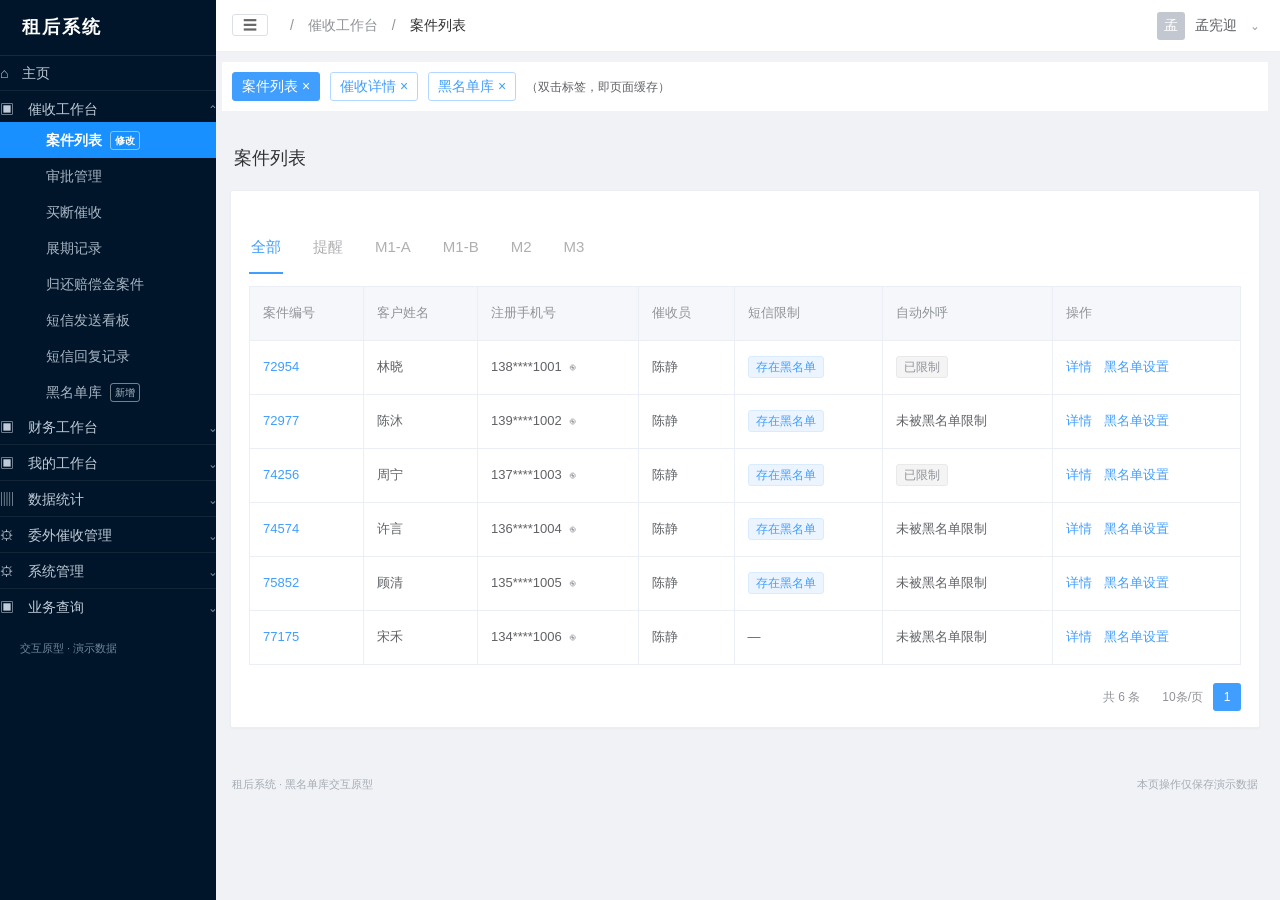
<file: prototype/黑名单维护原型.html>
<!doctype html>
<html lang="zh-CN">
<head>
  <meta charset="UTF-8">
  <meta name="viewport" content="width=device-width, initial-scale=1">
  <meta http-equiv="refresh" content="0;url=./黑名单维护管理原型.html">
  <link rel="canonical" href="./黑名单维护管理原型.html">
  <title>黑名单维护管理原型</title>
</head>
<body>
  <p><a href="./黑名单维护管理原型.html">打开黑名单维护管理原型</a></p>
</body>
</html>
</file>
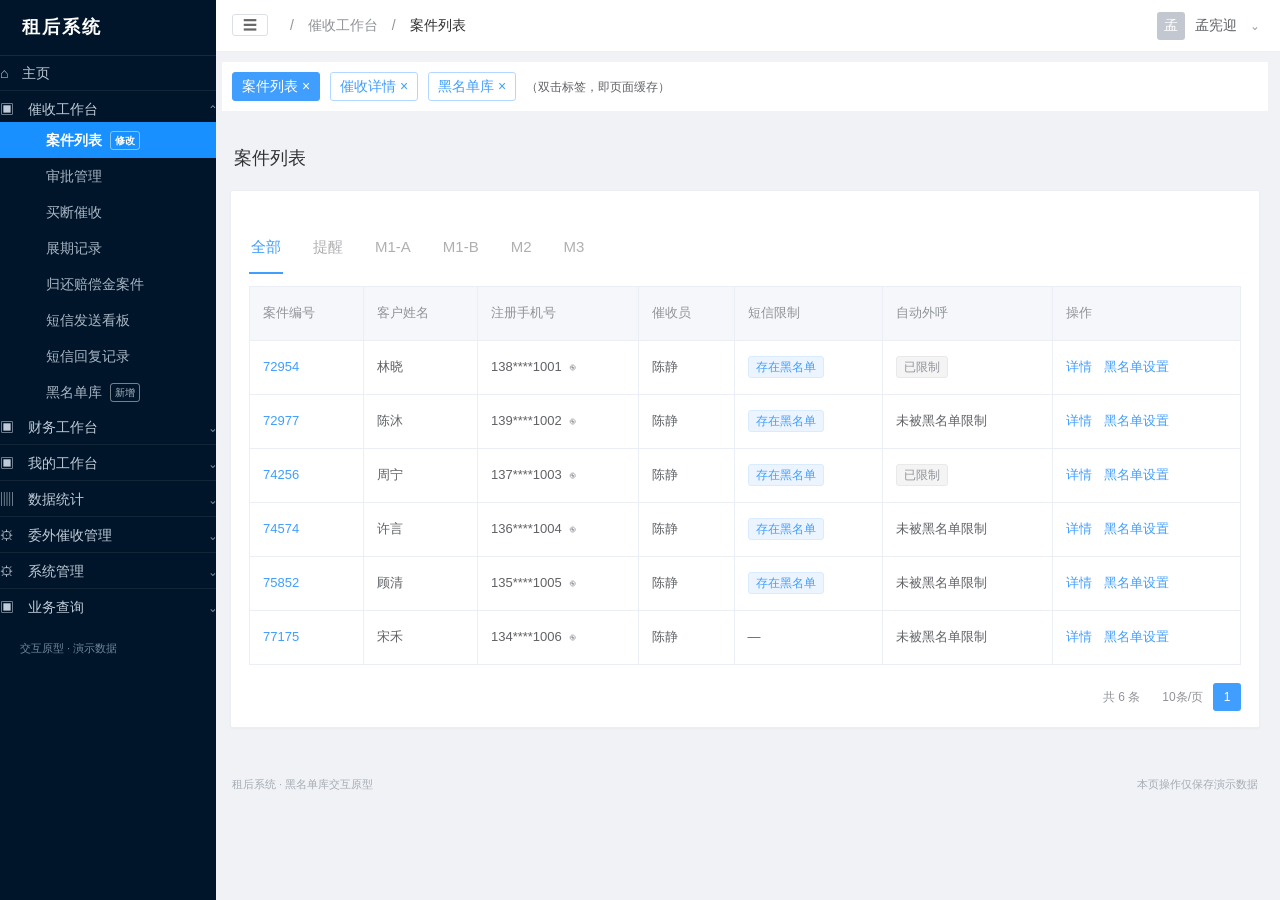
<file: prototype/黑名单维护管理原型.html>
<!doctype html>
<html lang="zh-CN">
<head>
  <meta charset="UTF-8">
  <meta name="viewport" content="width=device-width, initial-scale=1">
  <title>租后系统 · 黑名单库</title>
  <link rel="stylesheet" href="黑名单维护原型/styles.css?v=blacklist-v6">
</head>
<body>
  <aside class="sidebar"><div class="brand">租后系统</div><div class="navgroup">⌂　主页</div><div class="navgroup">▣　催收工作台 <span>⌃</span></div><nav><button data-page="cases">案件列表 <i>修改</i></button><div>审批管理</div><div>买断催收</div><div>展期记录</div><div>归还赔偿金案件</div><div>短信发送看板</div><div>短信回复记录</div><button data-page="blacklist" class="active">黑名单库 <i>新增</i></button></nav><div class="navgroup">▣　财务工作台 <span>⌄</span></div><div class="navgroup">▣　我的工作台 <span>⌄</span></div><div class="navgroup">▥　数据统计 <span>⌄</span></div><div class="navgroup">⚙　委外催收管理 <span>⌄</span></div><div class="navgroup">⚙　系统管理 <span>⌄</span></div><div class="navgroup">▣　业务查询 <span>⌄</span></div><div class="demo">交互原型 · 演示数据</div></aside>
  <main><header><div><span class="hamburger">☰</span><span class="muted"> /　催收工作台　/　</span><span id="crumb">黑名单库</span></div><div class="user"><span class="avatar">孟</span>孟宪迎　⌄</div></header><div class="workspace-tabs"><button data-page="cases">案件列表 ×</button><button data-page="detail">催收详情 ×</button><button data-page="blacklist" class="active">黑名单库 ×</button><span>（双击标签，即页面缓存）</span></div><div class="content" id="content"></div><footer>租后系统 · 黑名单库交互原型　<span>本页操作仅保存演示数据</span></footer></main>
  <div class="overlay" id="overlay" hidden><section class="modal" role="dialog" aria-modal="true" aria-labelledby="modal-title"><div class="modal-head"><h2 id="modal-title"></h2><button class="close" aria-label="关闭弹窗">×</button></div><div id="modal-body"></div><div id="modal-foot"></div></section></div><div id="toast" role="status"></div>
  <script src="黑名单维护原型/app.js?v=blacklist-v17"></script>
  <script src="黑名单维护原型/list-tag-column.js?v=1"></script>
  <script src="黑名单维护原型/special-user-management.js?v=3"></script>
</body>
</html>
</file>
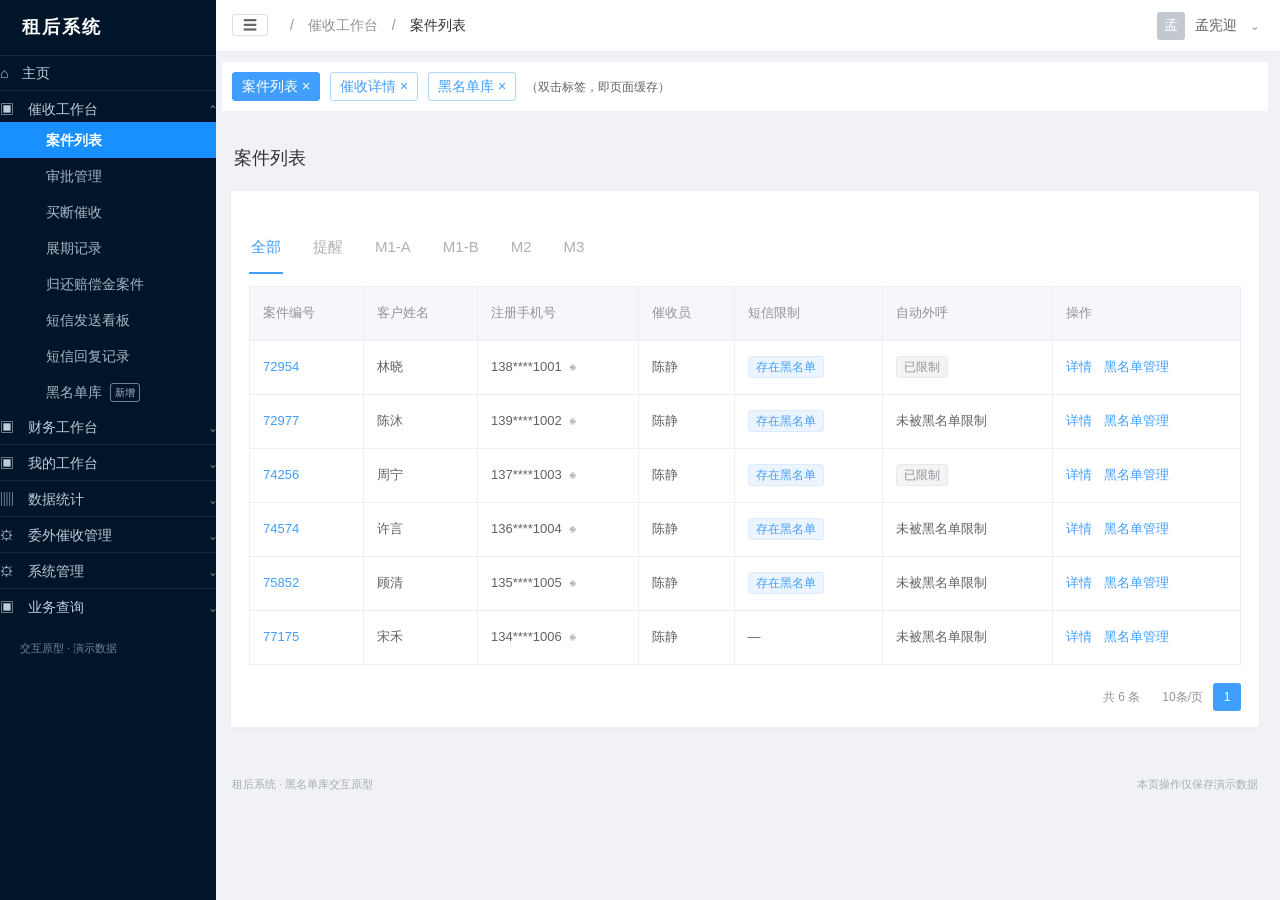
<file: prototype/黑名单维护原型/预览.html>
<!doctype html>
<html lang="zh-CN">
<head>
  <meta charset="UTF-8">
  <meta name="viewport" content="width=device-width, initial-scale=1">
  <title>租后系统 · 黑名单库</title>
  <link rel="stylesheet" href="styles.css?v=blacklist-v4">
</head>
<body>
  <aside class="sidebar"><div class="brand">租后系统</div><div class="navgroup">⌂　主页</div><div class="navgroup">▣　催收工作台 <span>⌃</span></div><nav><button data-page="cases">案件列表</button><div>审批管理</div><div>买断催收</div><div>展期记录</div><div>归还赔偿金案件</div><div>短信发送看板</div><div>短信回复记录</div><button data-page="blacklist" class="active">黑名单库 <i>新增</i></button></nav><div class="navgroup">▣　财务工作台 <span>⌄</span></div><div class="navgroup">▣　我的工作台 <span>⌄</span></div><div class="navgroup">▥　数据统计 <span>⌄</span></div><div class="navgroup">⚙　委外催收管理 <span>⌄</span></div><div class="navgroup">⚙　系统管理 <span>⌄</span></div><div class="navgroup">▣　业务查询 <span>⌄</span></div><div class="demo">交互原型 · 演示数据</div></aside>
  <main><header><div><span class="hamburger">☰</span><span class="muted"> /　催收工作台　/　</span><span id="crumb">黑名单库</span></div><div class="user"><span class="avatar">孟</span>孟宪迎　⌄</div></header><div class="workspace-tabs"><button data-page="cases">案件列表 ×</button><button data-page="detail">催收详情 ×</button><button data-page="blacklist" class="active">黑名单库 ×</button><span>（双击标签，即页面缓存）</span></div><div class="content" id="content"></div><footer>租后系统 · 黑名单库交互原型　<span>本页操作仅保存演示数据</span></footer></main>
  <div class="overlay" id="overlay" hidden><section class="modal" role="dialog" aria-modal="true" aria-labelledby="modal-title"><div class="modal-head"><h2 id="modal-title"></h2><button class="close" aria-label="关闭弹窗">×</button></div><div id="modal-body"></div><div id="modal-foot"></div></section></div><div id="toast" role="status"></div>
  <script src="app.js?v=blacklist-v17"></script>
</body>
</html>
</file>
<file: prototype/黑名单维护原型/styles.css>
:root{--blue:#409eff;--nav:#001529;--ink:#303133;--muted:#909399;--line:#ebeef5;--bg:#f0f2f5}*{box-sizing:border-box}body{margin:0;color:var(--ink);background:var(--bg);font:14px/1.5 -apple-system,BlinkMacSystemFont,"PingFang SC","Microsoft YaHei",sans-serif}button,input,select,textarea{font:inherit}button{cursor:pointer}button:disabled{opacity:.5;cursor:not-allowed}button:focus-visible,a:focus-visible{outline:2px solid #1c72d5;outline-offset:3px}.sidebar{position:fixed;inset:0 auto 0 0;width:210px;background:var(--nav);color:#bfcbd9;overflow:auto}.brand{height:64px;padding:13px 30px;font-size:25px;font-weight:650;color:white;letter-spacing:2px}.navgroup{padding:19px 20px}.navgroup span{float:right}nav button,nav div{display:block;width:100%;border:0;padding:13px 0 13px 40px;text-align:left;background:none;color:#a8b6c5;font-size:14px}nav button.active{color:#fff;background:#1890ff;font-weight:600}nav i{font-size:10px;font-style:normal;margin-left:8px;border:1px solid #ffffff75;padding:1px 4px;border-radius:3px}.demo{padding:20px;font-size:11px;color:#71859b}main{margin-left:210px}header{height:52px;background:#fff;display:flex;align-items:center;justify-content:space-between;padding:0 22px;border-bottom:1px solid var(--line)}.hamburger{border:1px solid #dcdfe6;border-radius:3px;padding:2px 10px;margin-right:18px;color:#666}.user{display:flex;align-items:center;gap:10px;color:#606266}.avatar{display:inline-grid;place-items:center;background:#c2c7d0;color:#fff;width:28px;height:28px;border-radius:3px}.workspace-tabs{margin:10px 12px;background:#fff;padding:10px;display:flex;gap:10px;align-items:center}.workspace-tabs button{background:white;color:var(--blue);border:1px solid #b3d8ff;border-radius:3px;padding:3px 9px}.workspace-tabs button.active{background:var(--blue);color:white;border-color:var(--blue)}.workspace-tabs span{font-size:12px;color:#606266}.content{padding:4px 12px 20px}.page-heading{display:flex;justify-content:space-between;align-items:center;margin:8px 2px 16px}.page-heading h1{font-size:20px;font-weight:600;margin:0 0 4px}.page-heading p{margin:0;color:var(--muted);font-size:12px}.muted{color:var(--muted)}.panel{background:#fff;border-radius:4px;padding:20px;margin-bottom:12px}.filters{display:grid;grid-template-columns:repeat(3,minmax(170px,1fr));gap:17px 26px}.filter{display:flex;align-items:center;gap:10px}.filter label{flex:none;width:72px;text-align:right;color:#606266}.filter input,.filter select{min-width:0;flex:1;width:100%}input,select,textarea{height:34px;border:1px solid #dcdfe6;border-radius:4px;padding:0 10px;color:#606266;background:white}input::placeholder,textarea::placeholder{color:#b6bac2}input:focus,select:focus,textarea:focus{outline:none;border-color:var(--blue)}textarea{padding:9px;height:80px;resize:vertical;width:100%}.btn{border:1px solid #dcdfe6;color:#606266;background:#fff;padding:7px 15px;border-radius:4px;line-height:1.2}.btn:hover{color:var(--blue);border-color:#a0cfff;background:#ecf5ff}.btn.primary{background:var(--blue);color:#fff;border-color:var(--blue)}.btn.danger{background:#f56c6c;color:white;border-color:#f56c6c}.filter-actions{display:flex;justify-content:flex-end;gap:10px;align-items:center}.tabs{display:flex;gap:28px;border-bottom:1px solid #e4e7ed;margin:-4px 0 16px}.tabs button{position:relative;border:0;background:none;padding:12px 2px 14px;color:#606266;font-size:15px}.tabs button.active{color:var(--blue);font-weight:500}.tabs button.active:after{content:"";position:absolute;height:2px;background:var(--blue);bottom:-1px;left:0;right:0}.count{font-size:11px;background:#f0f2f5;padding:1px 6px;border-radius:9px;margin-left:6px;color:#909399}.notice{border:1px solid #d9ecff;background:#f4f9ff;color:#56708c;padding:10px 13px;border-radius:4px;font-size:13px;display:flex;align-items:flex-start;gap:9px}.notice .info-icon{border-radius:50%;background:#409eff;color:#fff;display:inline-grid;place-items:center;width:16px;height:16px;flex:none;font-size:11px;margin-top:2px}.toolbar{display:flex;justify-content:space-between;align-items:center;margin:17px 0 13px}.toolbar-right{display:flex;gap:10px;align-items:center}.table-wrap{overflow:auto}table{width:100%;border-collapse:collapse;white-space:nowrap;font-size:13px}th{background:#f5f7fa;color:#909399;font-weight:500;text-align:left}th,td{border:1px solid var(--line);padding:12px 13px;height:54px}td{color:#606266}tbody tr:hover{background:#fafcff}td small{display:block;color:#a3a7ae;font-size:11px;margin-top:2px}.link{border:0;background:transparent;color:var(--blue);padding:0;font:inherit}.link+.link{margin-left:12px}.link.red{color:#f56c6c}.tag{display:inline-block;border:1px solid #d9ecff;color:#409eff;background:#ecf5ff;padding:1px 7px;border-radius:3px;font-size:12px}.tag.purple{color:#8064b1;background:#f5f1fa;border-color:#e8def3}.tag.gray{color:#909399;background:#f4f4f5;border-color:#e9e9eb}.status{font-size:12px;color:#67a64f}.status:before{content:"";display:inline-block;width:6px;height:6px;background:currentColor;border-radius:50%;margin-right:6px}.status.off{color:#a1a6ae}.pagination{display:flex;align-items:center;justify-content:flex-end;gap:10px;margin-top:18px;color:#909399;font-size:12px}.pagination button{border:0;background:#f4f4f5;border-radius:3px;color:#606266;min-width:28px;height:28px}.pagination button.active{background:var(--blue);color:white}.pagination select{height:28px;font-size:12px;width:96px}.empty{height:210px;text-align:center;color:#a4a9b1}.empty-icon{font-size:35px;color:#c9d4e2;margin-bottom:10px}footer{padding:0 22px 18px;font-size:11px;color:#a6acb5}footer span{float:right}.overlay{position:fixed;inset:0;background:#0006;z-index:20;display:flex;justify-content:center;align-items:center;padding:25px}.overlay[hidden]{display:none}.modal{background:#fff;width:680px;border-radius:5px;box-shadow:0 15px 50px #0003;max-height:94vh;overflow:auto}.modal-head{display:flex;align-items:center;justify-content:space-between;padding:18px 24px;border-bottom:1px solid var(--line)}h2{font-size:18px;font-weight:500;margin:0}.close{font-size:25px;border:0;background:none;color:#909399}.modal-body,#modal-body{padding:22px 25px}.modal-foot,#modal-foot{display:flex;justify-content:flex-end;gap:10px;padding:15px 24px;border-top:1px solid var(--line)}.formrow{display:grid;grid-template-columns:95px 1fr;gap:16px;margin-bottom:22px;align-items:start}.formlabel{text-align:right;padding-top:7px;color:#606266}.req{color:#f56c6c;margin-right:4px}.formrow select{width:100%}.radio-line{display:flex;gap:24px;padding-top:6px;align-items:center}.radio-line label,.phone-option{display:flex;align-items:center;gap:8px;cursor:pointer}input[type=radio],input[type=checkbox]{width:15px;height:15px;accent-color:var(--blue);margin:0;padding:0}.helper{font-size:12px;color:#909399;margin-top:7px;line-height:1.8}.customer-card{background:#f6f8fb;border-radius:4px;padding:10px 13px;margin-top:9px;color:#606266;font-size:12px}.customer-card b{font-size:14px;margin-right:10px}.phone-options{border:1px solid #dcdfe6;border-radius:4px;overflow:hidden}.phone-option{padding:10px 12px;border-bottom:1px solid var(--line)}.phone-option:last-child{border:0}.phone-option span:last-child{margin-left:auto;color:#909399;font-size:11px}.scope-box{padding:12px 14px;background:#f3f8ff;border:1px solid #d9ecff;border-radius:4px;color:#536f8d;font-size:13px;line-height:1.8}.scope-box strong{display:block;font-size:13px;font-weight:500;color:#337ecc;margin-bottom:3px}.warning{background:#fdf6ec;border:1px solid #faecd8;color:#b88230;padding:10px 12px;font-size:12px;border-radius:4px;margin-top:12px}.error{color:#e65353;font-size:12px;margin:10px 0 0}.detail-grid{display:grid;grid-template-columns:100px 1fr;gap:14px;margin-bottom:20px}.detail-grid dt{color:#909399}.detail-grid dd{margin:0}.section-title{font-size:16px;font-weight:500;margin:22px 0 13px}.timeline{border-left:1px solid #d9e4f0;padding-left:20px;margin-left:6px}.timeline article{position:relative;padding:0 0 20px;font-size:13px}.timeline article:before{content:"";position:absolute;left:-25px;top:5px;width:8px;height:8px;border:2px solid white;background:var(--blue);border-radius:50%}.timeline small{display:block;color:#909399;margin:3px 0}.timeline p{margin:5px 0;color:#606266}#toast{position:fixed;z-index:50;top:24px;left:50%;transform:translateX(-50%);background:#f0f9eb;color:#529b2e;border:1px solid #e1f3d8;border-radius:5px;padding:12px 22px;box-shadow:0 4px 18px #0001;display:none}.case-tabs{border-bottom:1px solid var(--line);display:flex;gap:35px;margin:-5px 0 24px;padding-bottom:16px;color:#909399;font-size:17px}.case-tabs b{color:var(--blue);font-weight:500}.customer-summary{display:flex;justify-content:space-between;padding:6px 0 24px}.customer-summary h2{font-size:20px}.customer-summary p{color:#909399;font-size:13px}.phone-row{display:flex;align-items:center;gap:16px;padding:10px 0}.phone-row span:first-child{width:115px;color:#606266}.phone-row .link{font-size:12px}.metric-grid{display:grid;grid-template-columns:repeat(4,1fr);margin:15px 0 24px}.metric{text-align:center;border:1px solid var(--line);padding:15px;color:#909399}.metric b{display:block;font-size:26px;font-weight:400;color:#303133;margin-top:8px}.card-header{display:flex;align-items:center;justify-content:space-between}.log-label{border-left:3px solid var(--blue);padding-left:10px}.section-divider{border-top:1px solid var(--line);margin-top:24px;padding-top:20px}@media(min-width:1600px){.filters{grid-template-columns:repeat(4,minmax(180px,1fr))}.filter-actions{grid-column:span 3}}@media(max-width:1150px){.sidebar{width:184px}.brand{padding-left:24px;font-size:23px}main{margin-left:184px}.filters{grid-template-columns:repeat(2,minmax(180px,1fr))}.panel{padding:16px}.customer-summary{gap:15px}.workspace-tabs span{display:none}}@media(max-width:760px){.sidebar{width:145px}.brand{font-size:20px;padding:18px}.navgroup{padding:17px 12px}nav button,nav div{padding-left:22px;font-size:12px}main{margin-left:145px;min-width:575px}.overlay{padding:12px}.modal{width:620px}.formrow{grid-template-columns:80px 1fr;gap:12px}}
/* Keep actions and title visible when the number selector expands. */
.filter label{width:90px;white-space:nowrap}.modal{display:flex;flex-direction:column;overflow:hidden}.modal-head,#modal-foot{flex:none}#modal-body{overflow-y:auto;min-height:0}.formrow{margin-bottom:17px}.modal-head{padding:15px 24px}

.blacklist-config{border:1px solid #dcdfe6;border-radius:5px;padding:14px 16px 0;margin-bottom:16px}.blacklist-config[hidden]{display:none}.blacklist-config h3{font-size:14px;font-weight:600;margin:0 0 12px;color:#303133}

/* 客户编号仅用于系统内部识别，弹窗中不展示。 */
#modal-body .detail-grid .muted{display:none}
#modal-body .warning{display:none}
/* 与短信发送看板统一的视觉规范 */
:root{--nav:#001529;--blue:#409eff;--ink:#303133;--muted:#909399;--line:#ebeef5;--bg:#f0f2f5}
body{min-width:1120px;font-family:-apple-system,BlinkMacSystemFont,"Segoe UI","PingFang SC","Microsoft YaHei",sans-serif}
.sidebar{width:216px}.brand{height:56px;padding:0 22px;font-size:18px;display:flex;align-items:center;border-bottom:1px solid #ffffff17}.navgroup{padding:7px 0 2px}.navgroup+.navgroup{border-top:1px solid #ffffff12;margin-top:4px;padding-top:8px}nav button,nav div{height:36px;padding:0 20px 0 46px;display:flex;align-items:center}nav .navgroup>span{padding:0 20px}.content{padding:16px 20px 34px}.page-heading{margin-bottom:14px}.page-heading h1{font-size:18px;font-weight:500}.panel{margin-bottom:14px;padding:16px 18px;border:1px solid var(--line);border-radius:2px}.topbar{height:50px}

/* 统一弹框布局，避免有效期字段加入后内容被拉伸或按钮区漂移。 */
body{min-width:0;overflow-x:hidden}
main{min-width:0}
.content{max-width:1680px;margin:0 auto}
.panel{box-shadow:0 1px 2px rgba(16,24,40,.03)}
.modal{width:min(760px,calc(100vw - 40px));max-height:88vh;border:1px solid #e4e7ed;border-radius:8px}
.modal-head{padding:18px 28px;background:#fff}
.modal-head h2{font-size:20px;font-weight:600;color:#303133}
#modal-body{padding:22px 28px 26px;overflow-y:auto}
#modal-foot{padding:14px 28px;background:#fff;box-shadow:0 -4px 12px rgba(16,24,40,.04)}
.detail-grid{grid-template-columns:106px minmax(0,1fr);gap:12px 18px;margin:0 0 20px}
.formrow{grid-template-columns:106px minmax(0,1fr);gap:18px;margin-bottom:18px}
.formlabel{font-size:13px;white-space:nowrap}
.blacklist-config{padding:16px 18px 2px;margin:0 0 18px;border-color:#e4e7ed;background:#fcfdff}
.blacklist-config h3{font-size:15px;margin-bottom:14px}
.radio-line{gap:28px;min-height:34px}
.scope-box{border-radius:6px;padding:12px 15px}
.phone-options{background:#fff}
.phone-option{min-height:42px}
.helper{line-height:1.65}
.page-heading{padding:0 2px}
table{min-width:920px}
@media (max-width:900px){
  .sidebar{width:184px}.brand{padding-left:24px;font-size:21px}main{margin-left:184px}
  .filters{grid-template-columns:repeat(2,minmax(0,1fr))}
}
@media (max-width:640px){
  .sidebar{display:none}main{margin-left:0}
  .workspace-tabs{margin:8px;padding:8px;overflow:auto;white-space:nowrap}
  .content{padding:12px 10px 24px}
  .filters{grid-template-columns:1fr}
  .modal{width:calc(100vw - 24px);max-height:92vh}
  .modal-head{padding:15px 18px}
  #modal-body{padding:18px}
  #modal-foot{padding:12px 18px}
  .formrow,.detail-grid{grid-template-columns:1fr;gap:7px}
  .formlabel{text-align:left;padding-top:0}
  .radio-line{flex-wrap:wrap;gap:14px}
}

/* 有效期快捷选项与自定义日期。 */
.expiry-presets{display:flex;flex-wrap:wrap;gap:10px 22px;align-items:center}
.expiry-presets label{display:flex;align-items:center;gap:7px;cursor:pointer;white-space:nowrap}
.expiry-date-row{display:flex;align-items:center;gap:12px;margin-top:12px}
.expiry-date-row input{width:180px}
.expiry-date-row .helper{margin-top:0}
.blacklist-detail-note{margin-top:10px;padding:10px 12px;background:#f4f9ff;border:1px solid #d9ecff;color:#56708c;border-radius:4px;font-size:12px}
.collapsible-section{padding-bottom:0}
.collapsible-trigger{display:flex;align-items:center;justify-content:space-between;width:100%;border:0;background:transparent;color:var(--ink);padding:0;text-align:left;font:inherit;font-size:18px;font-weight:500}
.collapsible-trigger:hover{color:var(--blue)}
.collapsible-trigger:focus-visible{border-radius:3px}
.collapsible-arrow{color:var(--muted);font-size:20px;line-height:1;transition:transform .18s ease,color .18s ease}
.collapsible-trigger:hover .collapsible-arrow{color:var(--blue)}
.collapsible-content[hidden]{display:none}
.phone-reveal{border:0;background:transparent;color:#909399;padding:0 0 0 7px;font-size:13px;line-height:1;cursor:pointer;vertical-align:middle}
.phone-reveal:hover{color:var(--blue)}
.phone-reveal:focus-visible{outline:2px solid #1c72d5;outline-offset:2px;border-radius:3px}
.phone-value{display:inline-block}

/* 黑名单库页签下不展示规则说明提示条。 */
#content .panel > .tabs + .notice{display:none}

/* 黑名单库筛选项不展示客户编号。 */
#query-form .filter:has(#f-cid){display:none}

/* 特殊用户管理中的停催组合操作。 */
.stop-collection-row{margin-bottom:20px}
.stop-collection-option{display:inline-flex;align-items:center;gap:8px;color:#303133;font-weight:500;cursor:pointer}
</file>
